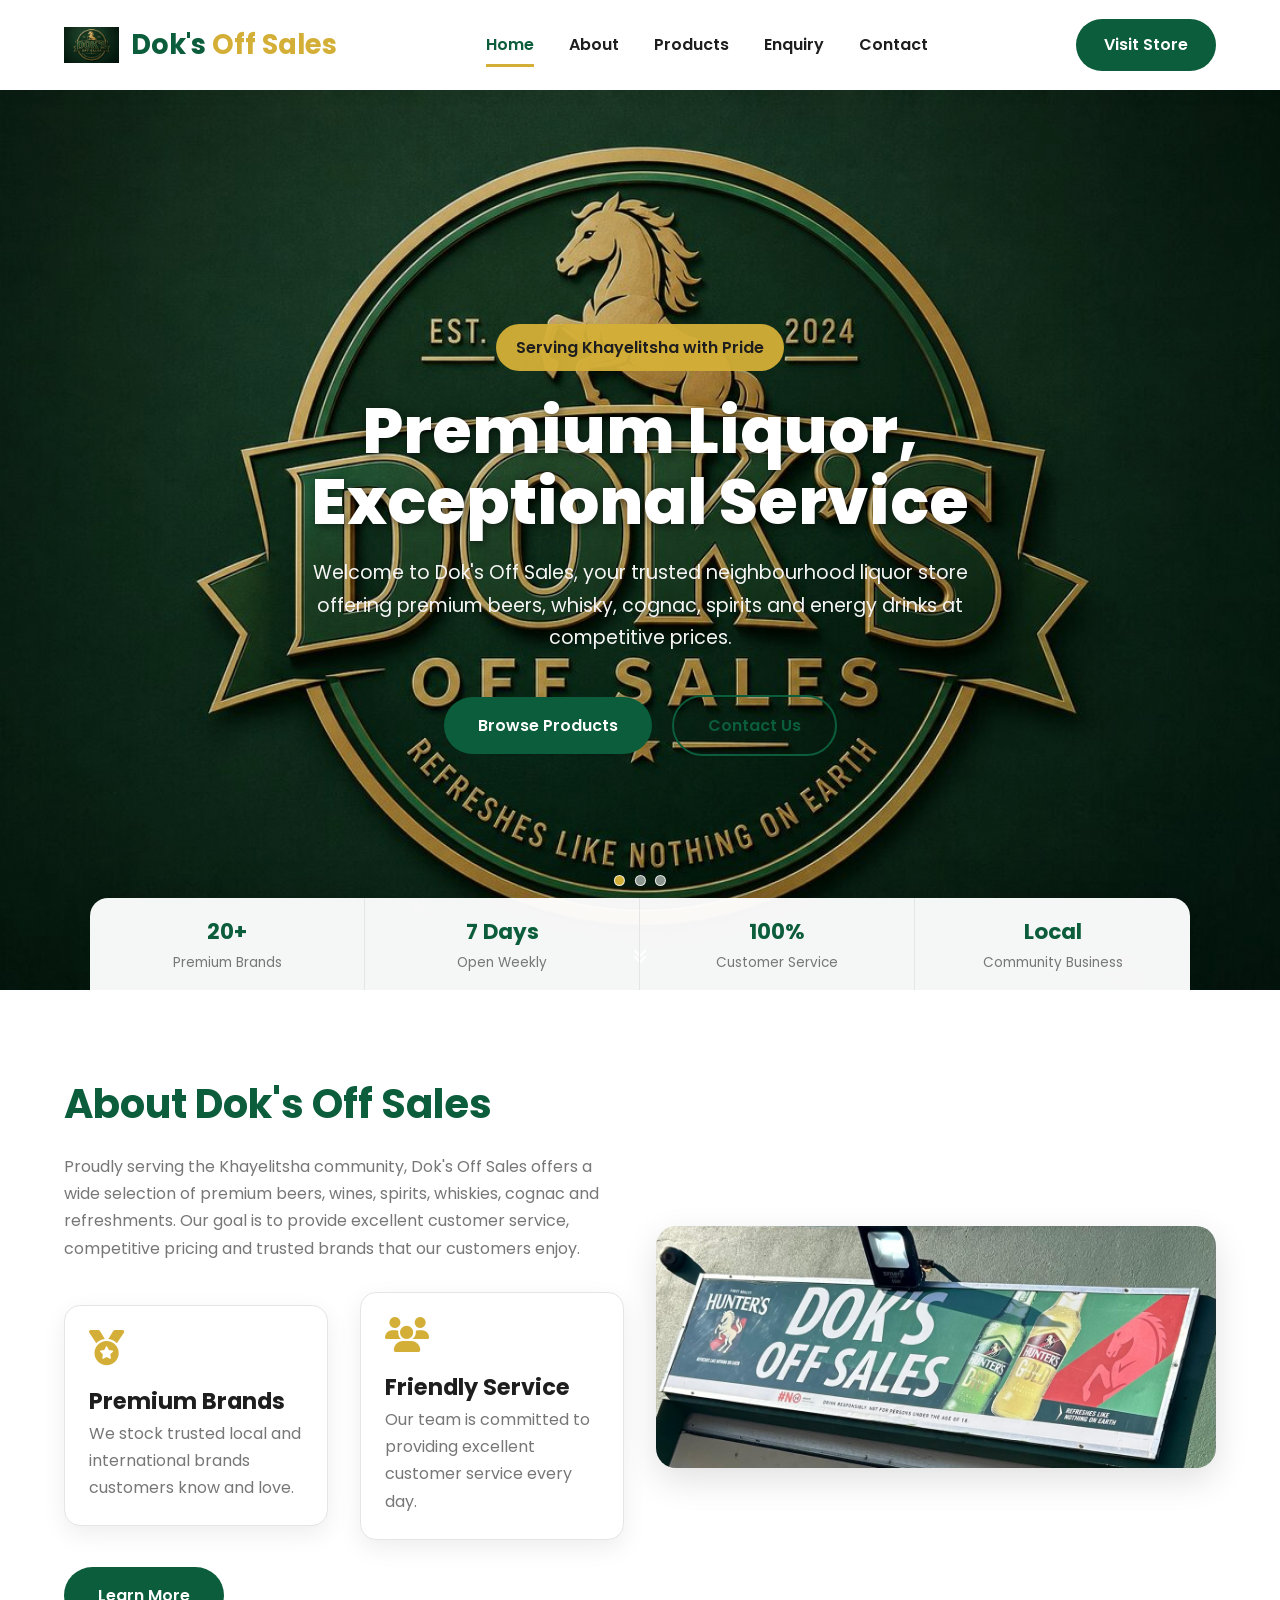
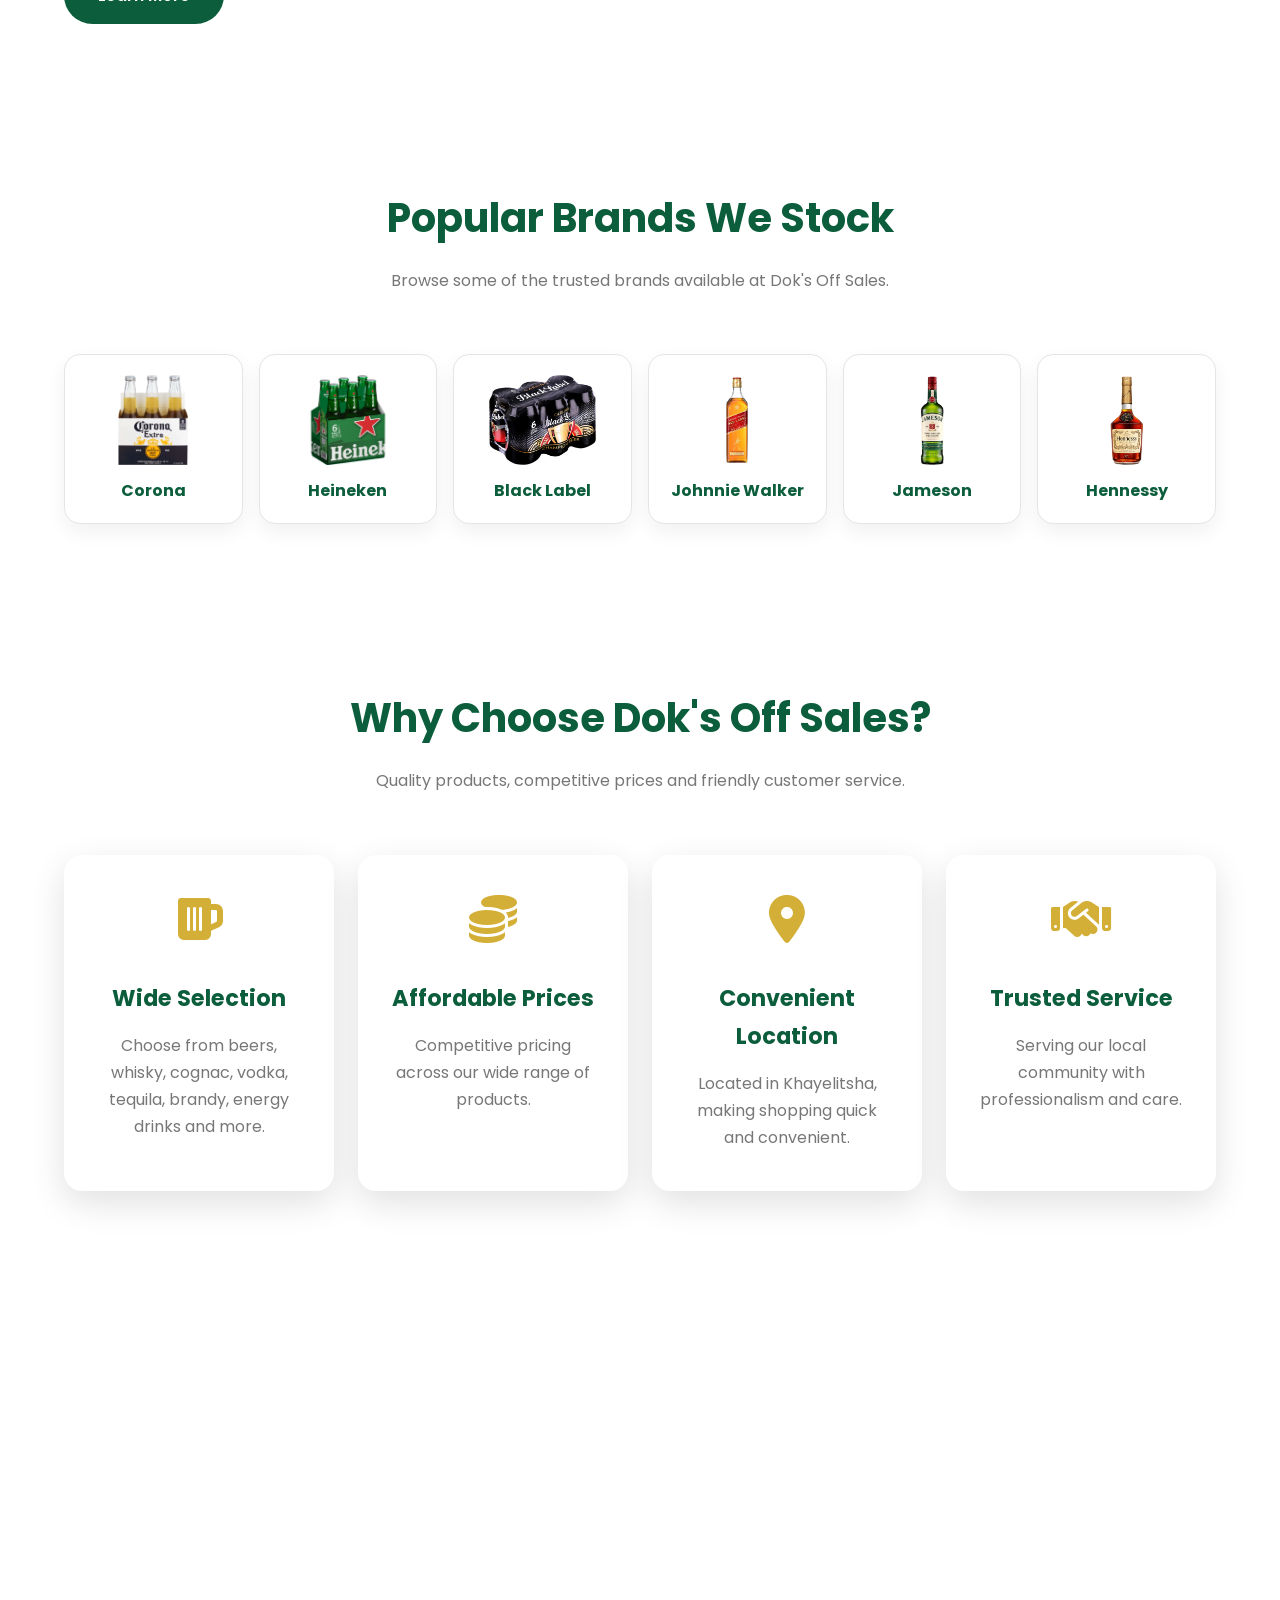
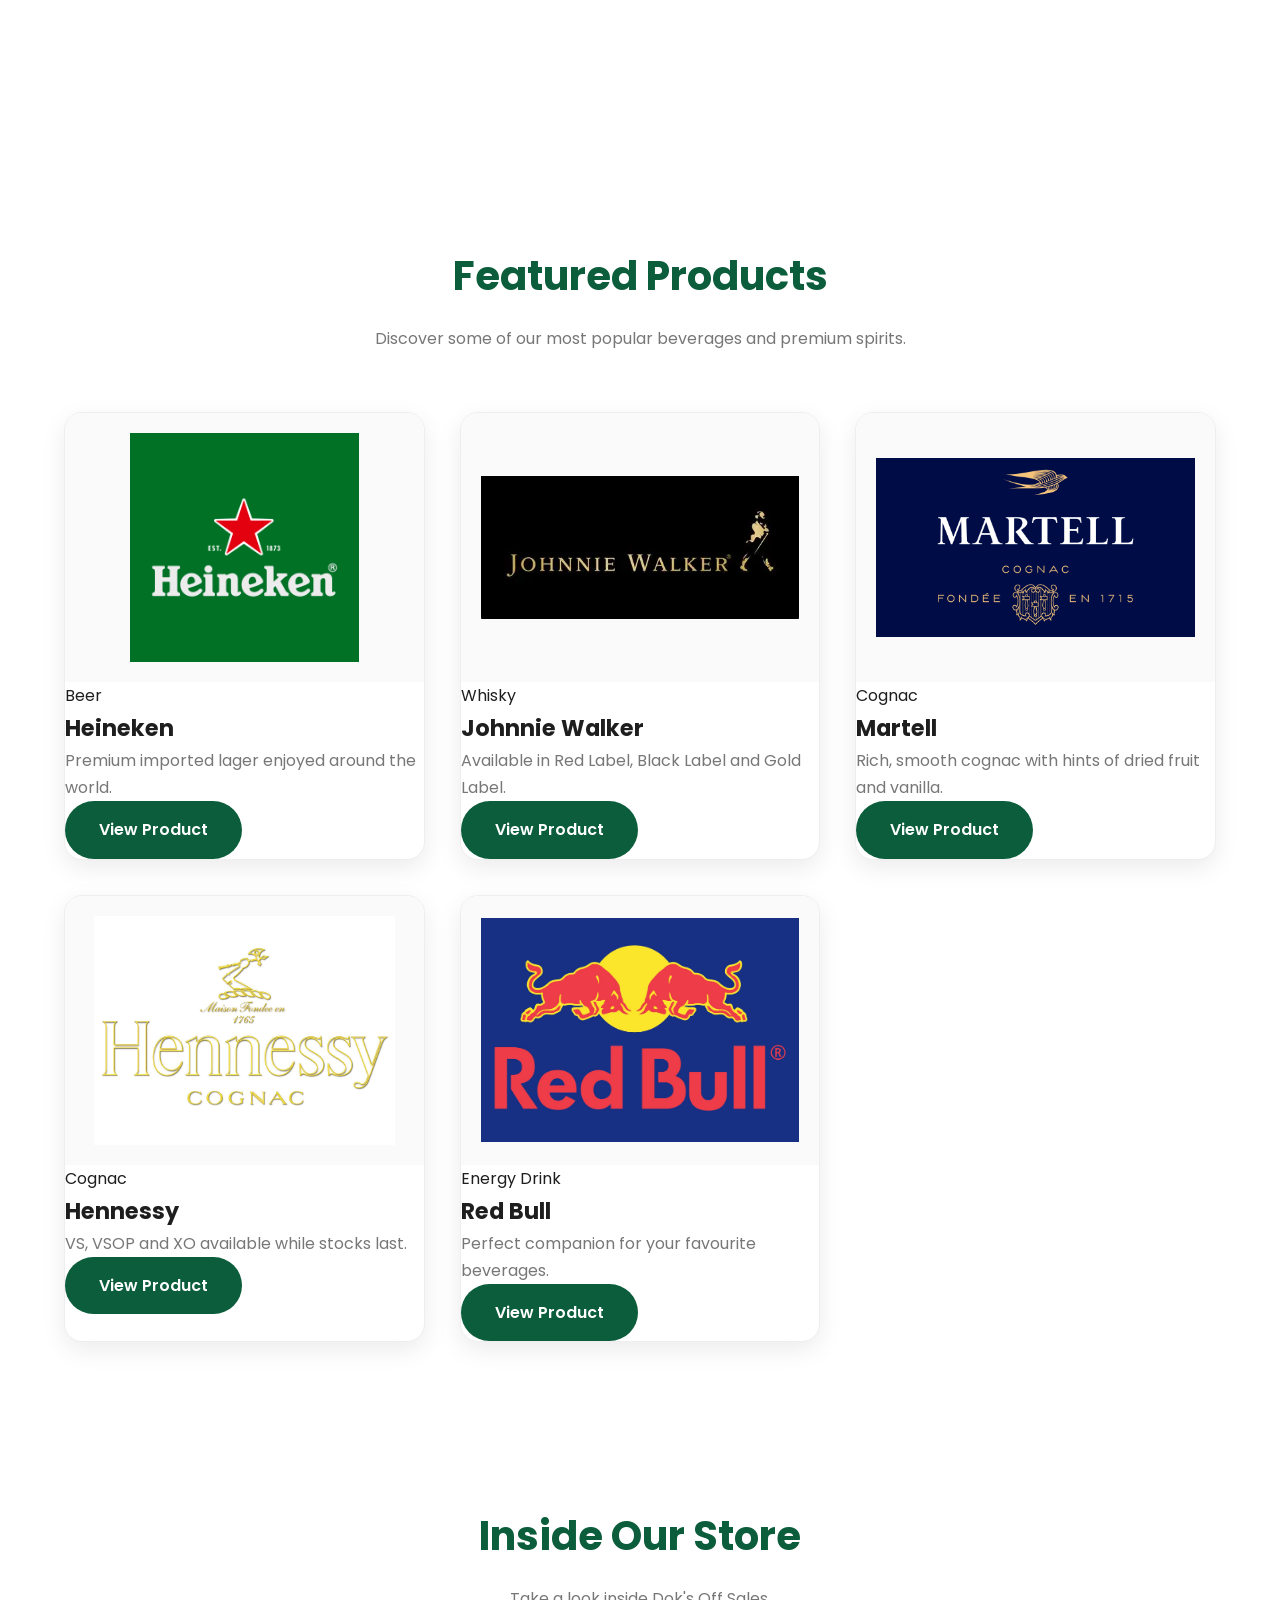
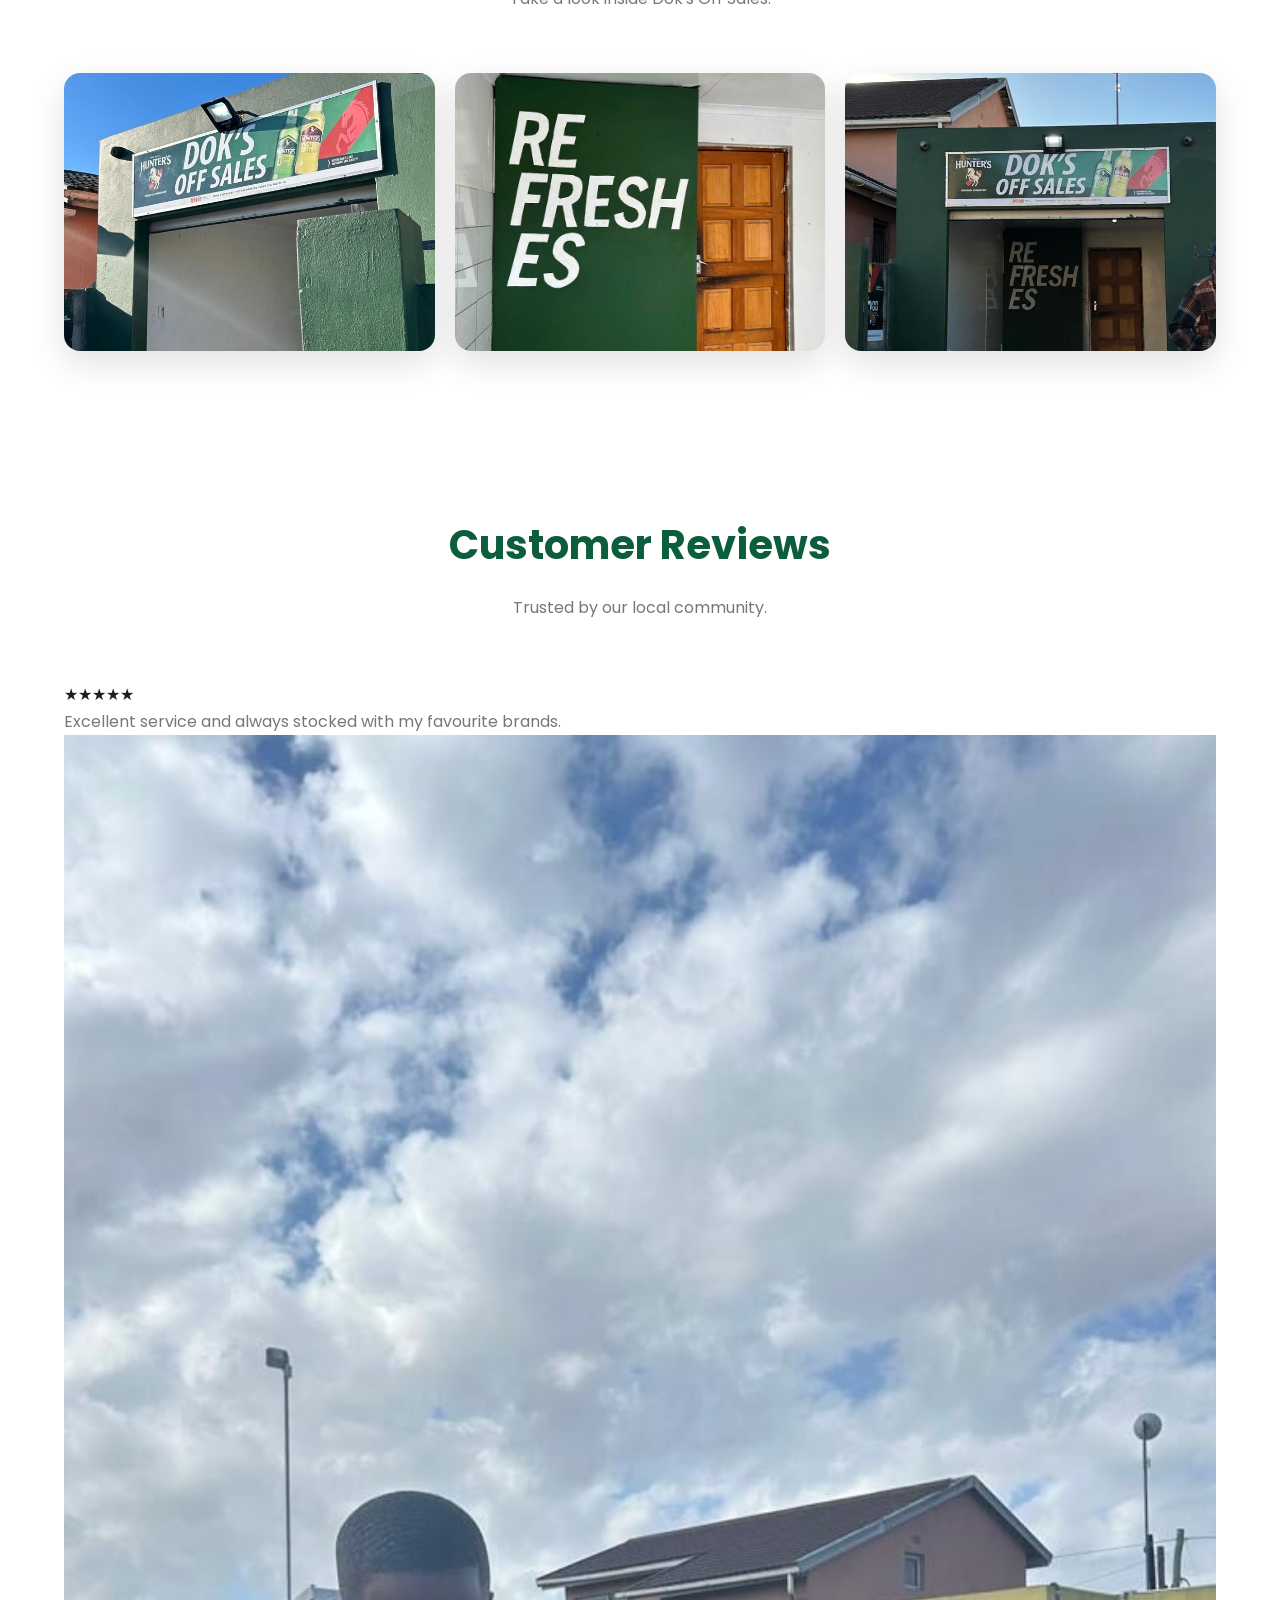
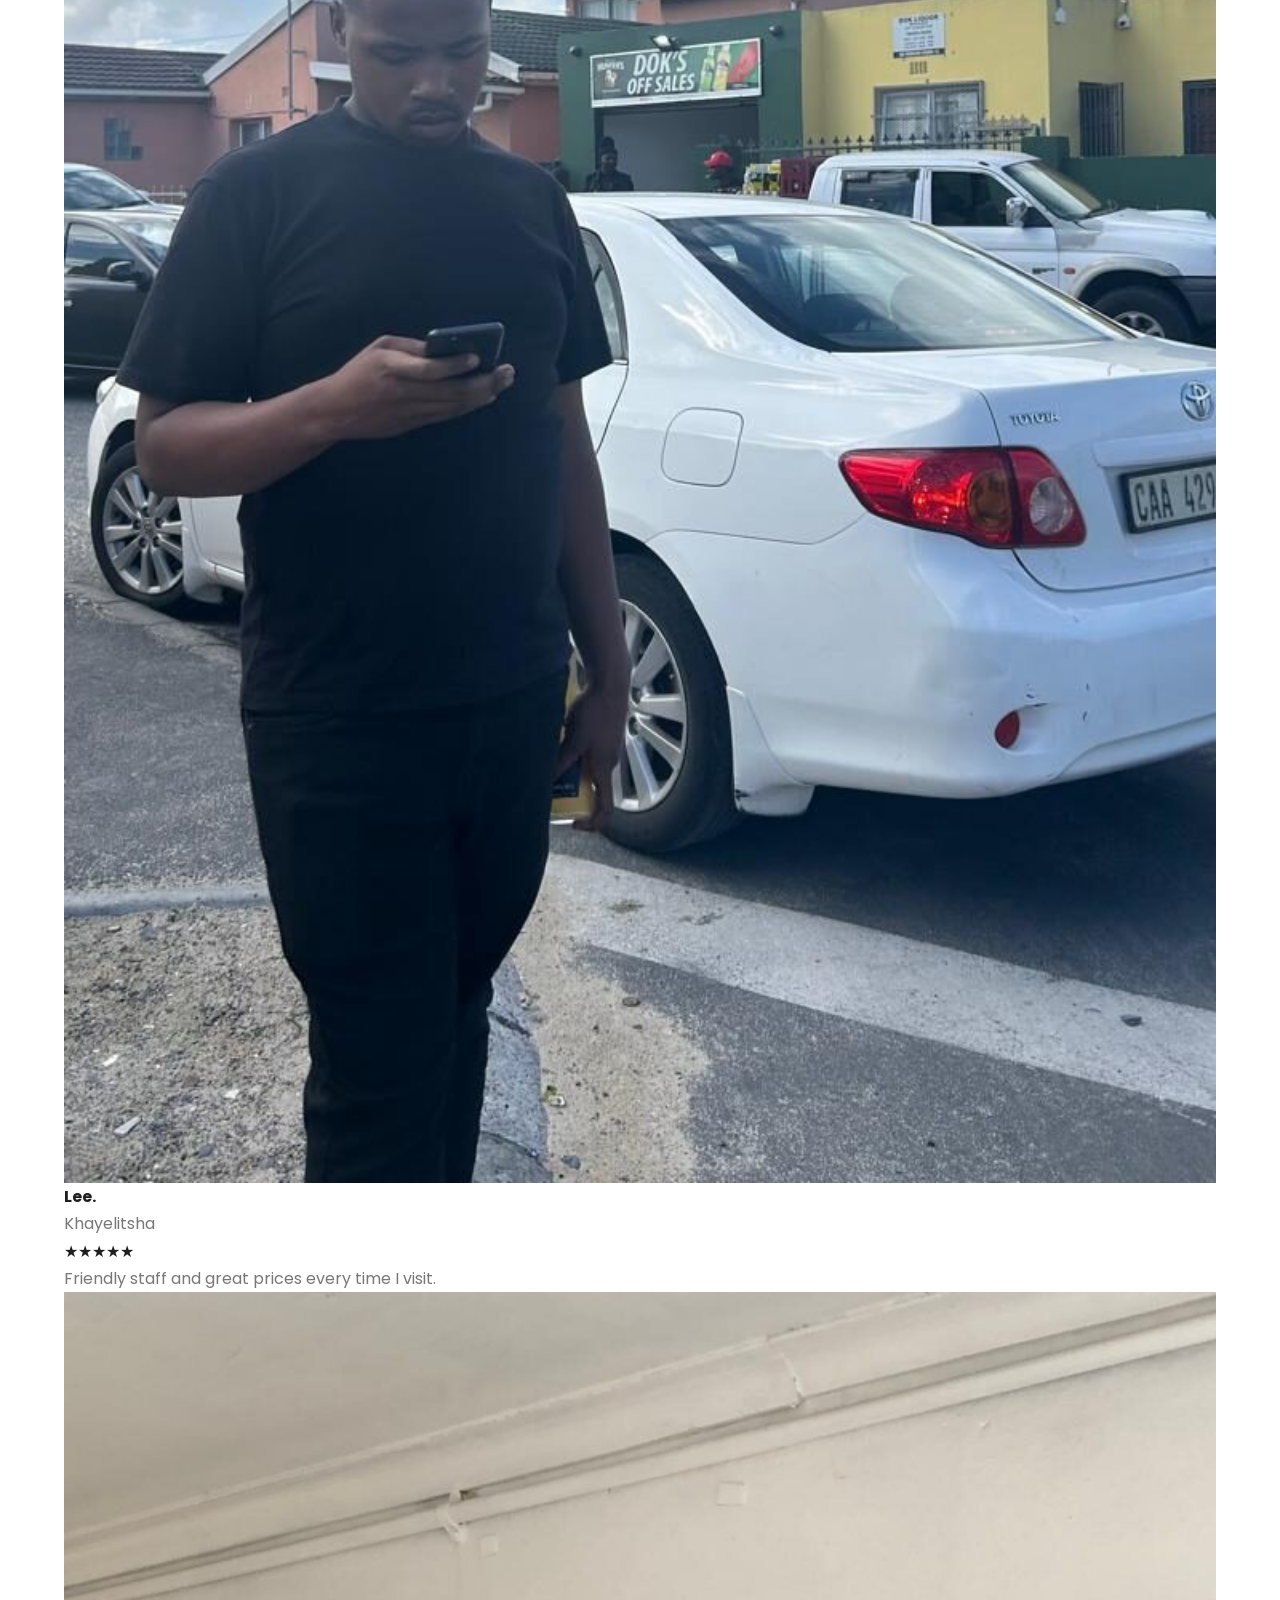
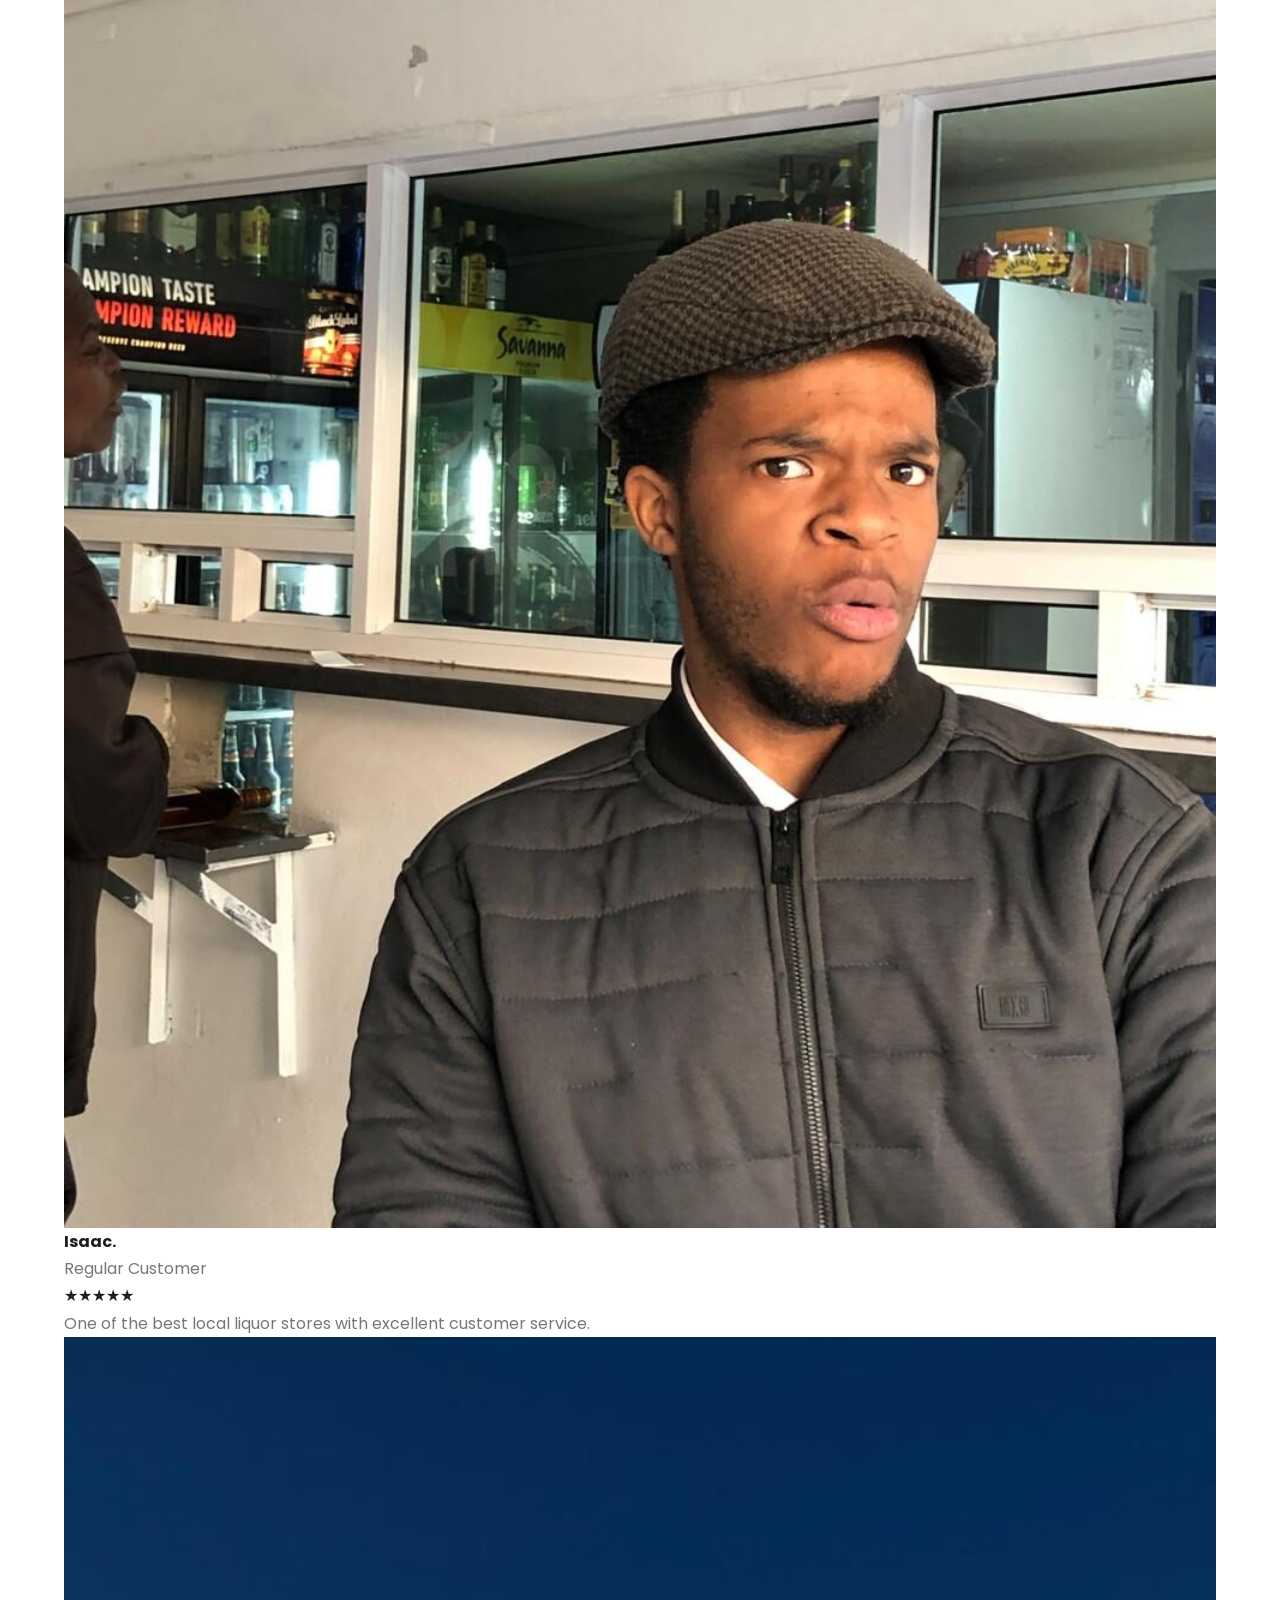
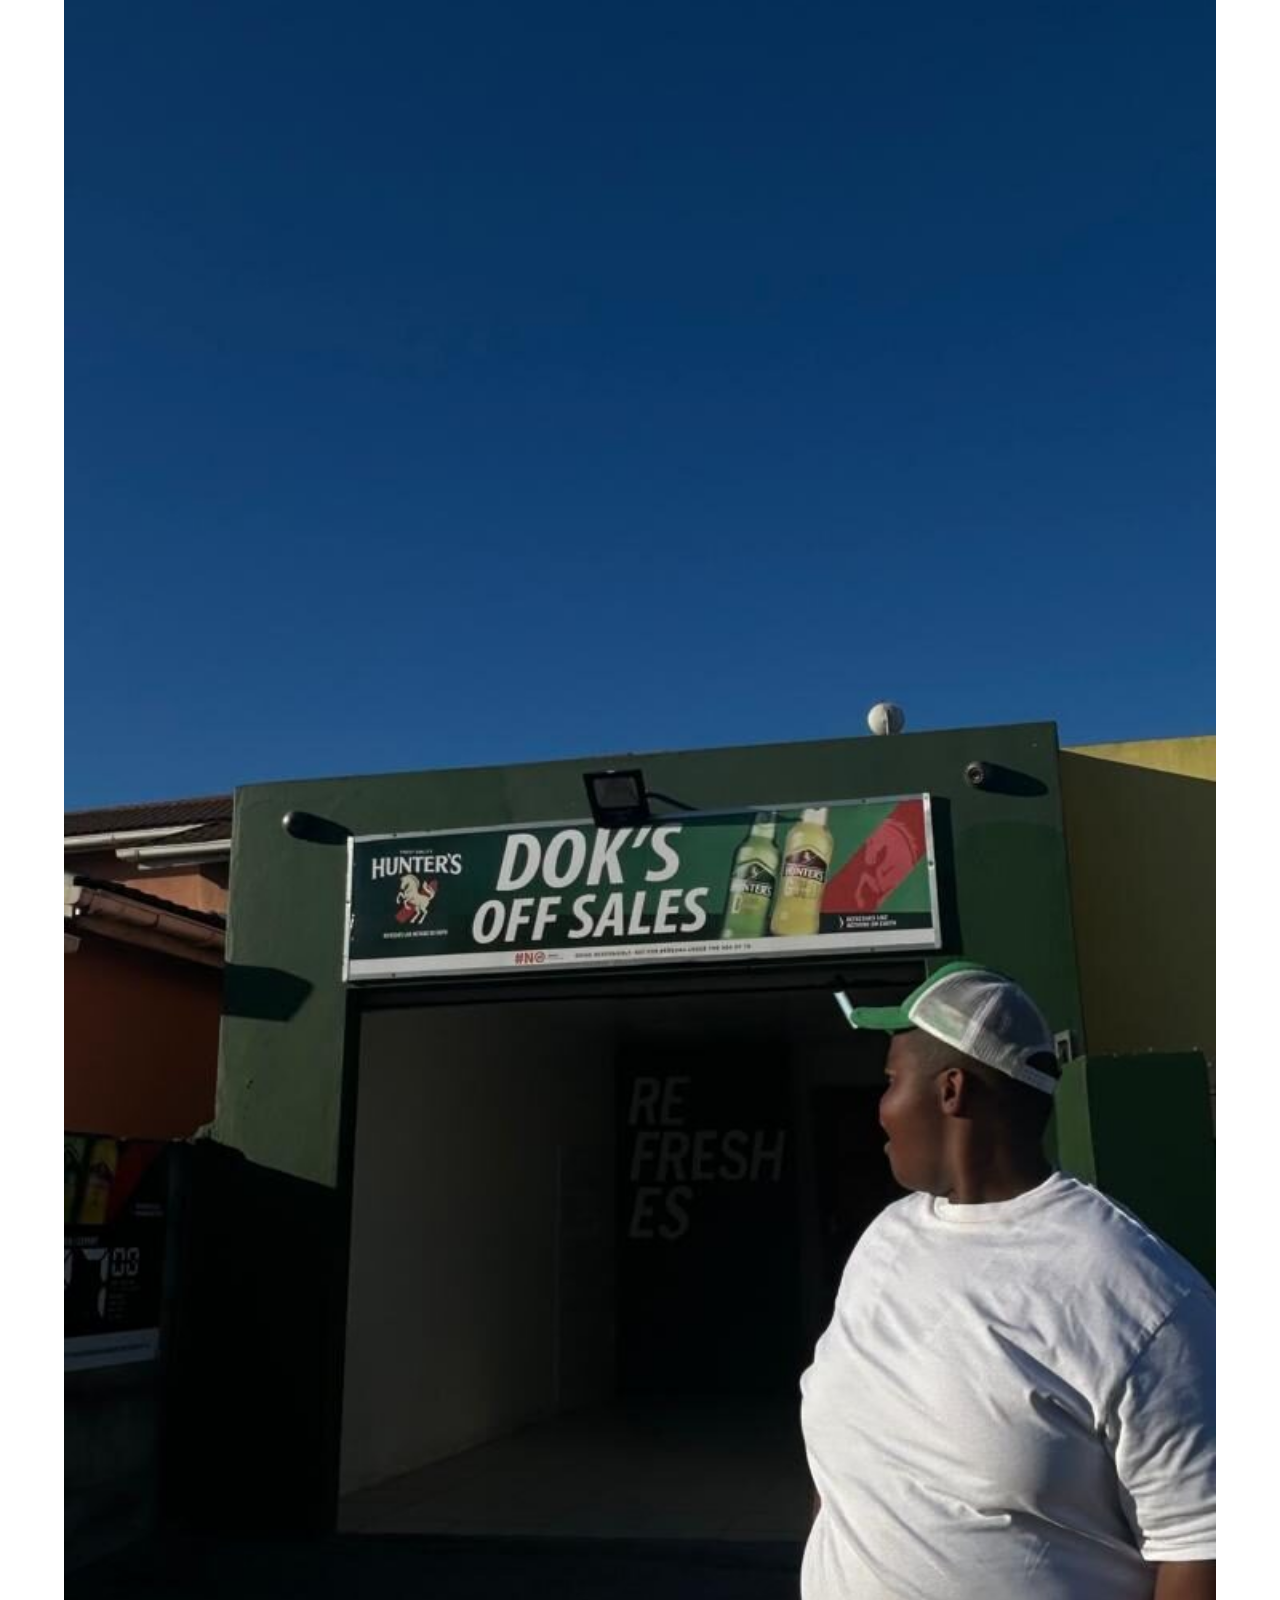
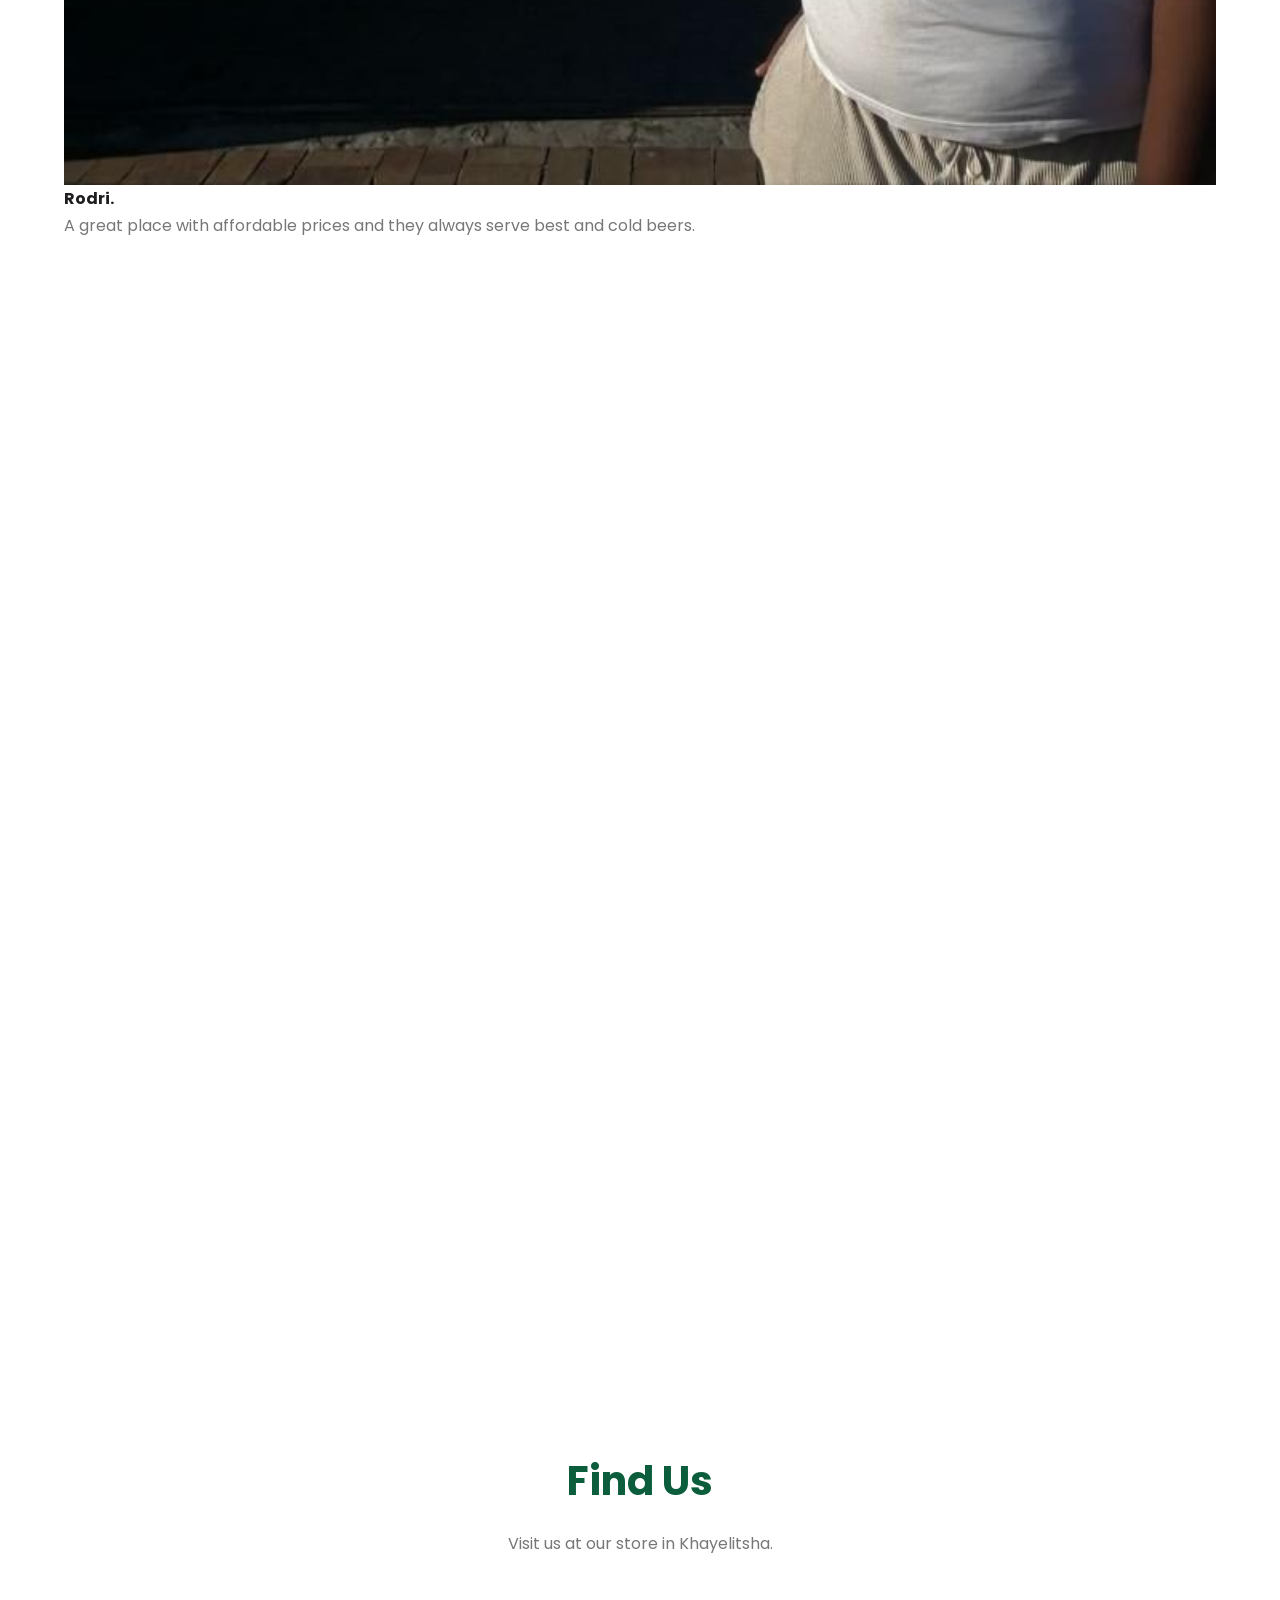
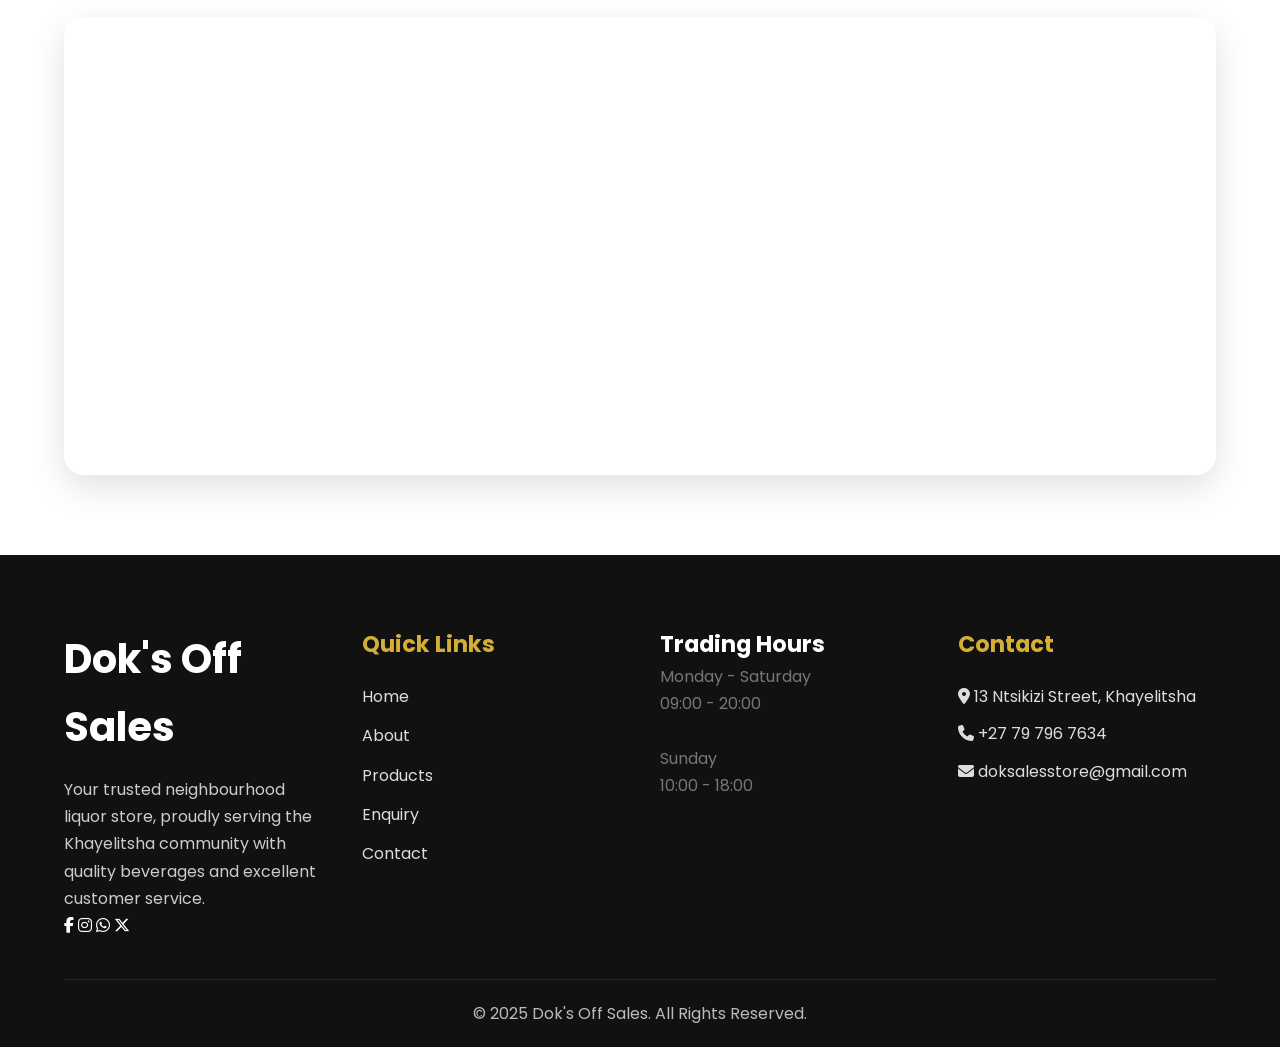
<file: index.html>
<!DOCTYPE html>
<html lang="en">

<head>

    <meta charset="UTF-8">
    <meta name="viewport" content="width=device-width, initial-scale=1.0">

    <title>Dok's Off Sales | Premium Liquor Store</title>

    <meta name="description"
        content="Dok's Off Sales is your trusted liquor store in Khayelitsha offering beers, whisky, cognac, spirits and more.">

    <!-- Google Fonts -->

    <link rel="preconnect" href="https://fonts.googleapis.com">

    <link rel="preconnect" href="https://fonts.gstatic.com" crossorigin>

    <link href="https://fonts.googleapis.com/css2?family=Poppins:wght@300;400;500;600;700;800&display=swap"
        rel="stylesheet">

    <!-- Font Awesome -->

    <link rel="stylesheet"
        href="https://cdnjs.cloudflare.com/ajax/libs/font-awesome/6.6.0/css/all.min.css">

    <!-- CSS -->

    <link rel="stylesheet" href="css/style.css">

    <meta name="keywords" content="Dok's Off Sales, liquor store Khayelitsha, beers, spirits, beverages, Western Cape">
    <meta name="robots" content="index, follow">
    <meta property="og:site_name" content="Dok's Off Sales">
    <meta property="og:title" content="Dok's Off Sales | Premium Liquor Store">
    <meta property="og:description" content="Dok's Off Sales is your trusted liquor store in Khayelitsha offering beers, whisky, cognac, spirits and more.">

</head>

<body>

<a class="skip-link" href="#main-content">Skip to main content</a>

<!-- Loading Screen -->

<div class="loader"></div>

<!-- Scroll Progress -->

<div class="progress-bar"></div>

<!-- ===========================
        HEADER
=========================== -->

<header>

    <div class="container navbar">

        <a href="index.html" class="logo">

            <img src="images/store/dok'slogo.jpg" alt="Dok's Off Sales" loading="lazy" srcset="images/store/responsive/dok'slogo-480.jpg 480w, images/store/responsive/dok'slogo-768.jpg 768w, images/store/responsive/dok'slogo-1200.jpg 1200w" sizes="(max-width: 768px) 100vw, (max-width: 1200px) 90vw, 1200px">

            <h2>Dok's <span>Off Sales</span></h2>

        </a>

        <ul class="nav-links">

            <li><a class="active" href="index.html">Home</a></li>

            <li><a href="about.html">About</a></li>

            <li><a href="products.html">Products</a></li>

            <li><a href="enquiry.html">Enquiry</a></li>

            <li><a href="contact.html">Contact</a></li>

        </ul>

        <a href="contact.html" class="nav-btn">

            Visit Store

        </a>

        <div class="menu-toggle">

            <span></span>

            <span></span>

            <span></span>

        </div>

    </div>

</header>

<!-- ===========================
        HERO
=========================== -->

<main id="main-content">

<section class="hero">

    <div class="hero-slider">

        <div class="slide active">

            <img src="images/store/dok'slogo.jpg" alt="Dok's Store" srcset="images/store/responsive/dok'slogo-480.jpg 480w, images/store/responsive/dok'slogo-768.jpg 768w, images/store/responsive/dok'slogo-1200.jpg 1200w" sizes="(max-width: 768px) 100vw, (max-width: 1200px) 90vw, 1200px">

        </div>

        <div class="slide">

            <img src="images/store/shop2.jpg" alt="Dok's Store" loading="lazy" srcset="images/store/responsive/shop2-480.jpg 480w, images/store/responsive/shop2-768.jpg 768w, images/store/responsive/shop2-1200.jpg 1200w" sizes="(max-width: 768px) 100vw, (max-width: 1200px) 90vw, 1200px">

        </div>

        <div class="slide">

            <img src="images/store/shop3.jpg" alt="Dok's Store" loading="lazy" srcset="images/store/responsive/shop3-480.jpg 480w, images/store/responsive/shop3-768.jpg 768w, images/store/responsive/shop3-1200.jpg 1200w" sizes="(max-width: 768px) 100vw, (max-width: 1200px) 90vw, 1200px">

        </div>

    </div>

    <div class="hero-content">

        <div class="container">

            <div class="hero-badge">

                Serving Khayelitsha with Pride

            </div>

            <h1>

                Premium Liquor, Exceptional Service

            </h1>

            <p>

                Welcome to Dok's Off Sales, your trusted neighbourhood liquor store
                offering premium beers, whisky, cognac, spirits and energy drinks
                at competitive prices.

            </p>

            <div class="hero-buttons">

                <a href="products.html" class="btn btn-primary">

                    Browse Products

                </a>

                <a href="contact.html" class="btn btn-outline">

                    Contact Us

                </a>

            </div>

        </div>

    </div>

    <!-- Slider Dots -->

    <div class="slider-dots">

        <span class="dot active"></span>

        <span class="dot"></span>

        <span class="dot"></span>

    </div>

    <!-- Scroll Indicator -->

    <div class="scroll-down">

        <i class="fa-solid fa-angles-down"></i>

    </div>

    <!-- Hero Stats -->

    <div class="hero-stats">

        <div class="stat-box">

            <h3>20+</h3>

            <p>Premium Brands</p>

        </div>

        <div class="stat-box">

            <h3>7 Days</h3>

            <p>Open Weekly</p>

        </div>

        <div class="stat-box">

            <h3>100%</h3>

            <p>Customer Service</p>

        </div>

        <div class="stat-box">

            <h3>Local</h3>

            <p>Community Business</p>

        </div>

    </div>

</section>

<!-- ==========================================
        ABOUT PREVIEW
=========================================== -->

<section class="about-preview reveal">

    <div class="container grid-2">

        <div>

            <div class="section-title" style="text-align:left; margin-bottom:30px;">

                <h2>About Dok's Off Sales</h2>

                <p>
                    Proudly serving the Khayelitsha community, Dok's Off Sales
                    offers a wide selection of premium beers, wines, spirits,
                    whiskies, cognac and refreshments. Our goal is to provide
                    excellent customer service, competitive pricing and trusted
                    brands that our customers enjoy.
                </p>

            </div>

            <div class="grid-2">

                <div class="card">

                    <i class="fa-solid fa-medal feature-icon"></i>

                    <h3>Premium Brands</h3>

                    <p>

                        We stock trusted local and international brands
                        customers know and love.

                    </p>

                </div>

                <div class="card">

                    <i class="fa-solid fa-users feature-icon"></i>

                    <h3>Friendly Service</h3>

                    <p>

                        Our team is committed to providing excellent customer
                        service every day.

                    </p>

                </div>

            </div>

            <br>

            <a href="about.html" class="btn btn-primary">

                Learn More

            </a>

        </div>

        <div>

            <img src="images/store/head1.png"
                 alt="Dok's Off Sales"
                 style="border-radius:20px; box-shadow:var(--shadow);" loading="lazy" srcset="images/store/responsive/head1-480.png 480w, images/store/responsive/head1-768.png 768w, images/store/responsive/head1-1200.png 1200w" sizes="(max-width: 768px) 100vw, (max-width: 1200px) 90vw, 1200px">

        </div>

    </div>

</section>

<!-- ==========================================
        FEATURED BRANDS
=========================================== -->

<section class="brands reveal">

    <div class="container">

        <div class="section-title">

            <h2>Popular Brands We Stock</h2>

            <p>

                Browse some of the trusted brands available at
                Dok's Off Sales.

            </p>

        </div>

        <div class="brand-slider">

            <div class="brand-item">

                <img src="images/products/corona.png" alt="Corona" loading="lazy">

                <h4>Corona</h4>

            </div>

            <div class="brand-item">

                <img src="images/products/heineken.png" alt="Heineken" loading="lazy">

                <h4>Heineken</h4>

            </div>

            <div class="brand-item">

                <img src="images/products/blacklabel.jpg" alt="Black Label" loading="lazy">

                <h4>Black Label</h4>

            </div>

            <div class="brand-item">

                <img src="images/products/JohnnieWalkerRedLabelBlendedScotchWhisky.png" alt="Johnnie Walker" loading="lazy">

                <h4>Johnnie Walker</h4>

            </div>

            <div class="brand-item">

                <img src="images/products/JamesonOriginalIrishWhiskey.png" alt="Jameson" loading="lazy">

                <h4>Jameson</h4>

            </div>

            <div class="brand-item">

                <img src="images/products/hennessy.png" alt="Hennessy" loading="lazy">

                <h4>Hennessy</h4>

            </div>

        </div>

    </div>

</section>

<!-- ==========================================
        WHY CHOOSE US
=========================================== -->

<section class="features reveal">

<div class="container">

<div class="section-title">

<h2>Why Choose Dok's Off Sales?</h2>

<p>

Quality products, competitive prices and friendly customer service.

</p>

</div>

<div class="feature-grid">

<div class="feature-card">

<div class="feature-icon">

<i class="fa-solid fa-beer-mug-empty"></i>

</div>

<h3>Wide Selection</h3>

<p>

Choose from beers, whisky, cognac,
vodka, tequila, brandy,
energy drinks and more.

</p>

</div>

<div class="feature-card">

<div class="feature-icon">

<i class="fa-solid fa-coins"></i>

</div>

<h3>Affordable Prices</h3>

<p>

Competitive pricing across our
wide range of products.

</p>

</div>

<div class="feature-card">

<div class="feature-icon">

<i class="fa-solid fa-location-dot"></i>

</div>

<h3>Convenient Location</h3>

<p>

Located in Khayelitsha,
making shopping quick
and convenient.

</p>

</div>

<div class="feature-card">

<div class="feature-icon">

<i class="fa-solid fa-handshake"></i>

</div>

<h3>Trusted Service</h3>

<p>

Serving our local community
with professionalism and care.

</p>

</div>

</div>

</div>

</section>

<!-- ==========================================
        STORE HIGHLIGHTS
=========================================== -->

<section class="reveal">

<div class="container">

<div class="section-title">

<h2>Store Highlights</h2>

<p>

Everything you need for every celebration.

</p>

</div>

<div class="grid-4">

<div class="card text-center">

<h2 class="text-primary">

20+

</h2>

<h4>Premium Brands</h4>

</div>

<div class="card text-center">

<h2 class="text-primary">

7

</h2>

<h4>Days Open</h4>

</div>

<div class="card text-center">

<h2 class="text-primary">

100%

</h2>

<h4>Customer Focused</h4>

</div>

<div class="card text-center">

<h2 class="text-primary">

2025

</h2>

<h4>Serving Our Community</h4>

</div>

</div>

</div>

</section>

<!-- ==========================================
        FEATURED PRODUCTS
=========================================== -->

<section class="products reveal">

    <div class="container">

        <div class="section-title">

            <h2>Featured Products</h2>

            <p>
                Discover some of our most popular beverages and premium spirits.
            </p>

        </div>

        <div class="product-grid">

            <div class="product-card">

                <div class="product-image">

                    <img src="images/brands/heineken-logo.png" alt="Heineken" loading="lazy">

                </div>

                <div class="product-content">

                    <span class="badge">Beer</span>

                    <h3>Heineken</h3>

                    <p>
                        Premium imported lager enjoyed around the world.
                    </p>

                    <a href="products.html" class="btn btn-primary">
                        View Product
                    </a>

                </div>

            </div>
            <div class="product-card">

                <div class="product-image">

                    <img src="images/brands/johnnie-walker-logo.png" alt="Johnnie Walker" loading="lazy">

                </div>

                <div class="product-content">

                    <span class="badge">Whisky</span>

                    <h3>Johnnie Walker</h3>

                    <p>
                        Available in Red Label, Black Label and Gold Label.
                    </p>

                    <a href="products.html" class="btn btn-primary">
                        View Product
                    </a>

                </div>

            </div>

            <div class="product-card">

                <div class="product-image">

                    <img src="images/brands/Martell-logo.png" alt="Martell" loading="lazy">

                </div>

                <div class="product-content">

                    <span class="badge">Cognac</span>

                    <h3>Martell</h3>

                    <p>
                        Rich, smooth cognac with hints of dried fruit and vanilla.
                    </p>

                    <a href="products.html" class="btn btn-primary">
                        View Product
                    </a>

                </div>

            </div>

            <div class="product-card">

                <div class="product-image">

                    <img src="images/brands/hennessy-logo.png" alt="Hennessy" loading="lazy">

                </div>

                <div class="product-content">

                    <span class="badge">Cognac</span>

                    <h3>Hennessy</h3>

                    <p>
                        VS, VSOP and XO available while stocks last.
                    </p>

                    <a href="products.html" class="btn btn-primary">
                        View Product
                    </a>

                </div>

            </div>

            <div class="product-card">

                <div class="product-image">

                    <img src="images/brands/red-bull.png" alt="Red Bull" loading="lazy">

                </div>

                <div class="product-content">

                    <span class="badge">Energy Drink</span>

                    <h3>Red Bull</h3>

                    <p>
                        Perfect companion for your favourite beverages.
                    </p>

                    <a href="products.html" class="btn btn-primary">
                        View Product
                    </a>

                </div>

            </div>

        </div>

    </div>

</section>

<!-- ==========================================
        STORE GALLERY
=========================================== -->

<section class="gallery reveal">

    <div class="container">

        <div class="section-title">

            <h2>Inside Our Store</h2>

            <p>

                Take a look inside Dok's Off Sales.

            </p>

        </div>

        <div class="gallery-grid">

            <div class="gallery-item">

                <img src="images/store/shop1.jpg" alt="Store" loading="lazy" srcset="images/store/responsive/shop1-480.jpg 480w, images/store/responsive/shop1-768.jpg 768w, images/store/responsive/shop1-1200.jpg 1200w" sizes="(max-width: 768px) 100vw, (max-width: 1200px) 90vw, 1200px">

            </div>

            <div class="gallery-item">

                <img src="images/store/refreshments1.jpg" alt="Store" loading="lazy" srcset="images/store/responsive/refreshments1-480.jpg 480w, images/store/responsive/refreshments1-768.jpg 768w, images/store/responsive/refreshments1-1200.jpg 1200w" sizes="(max-width: 768px) 100vw, (max-width: 1200px) 90vw, 1200px">

            </div>

            <div class="gallery-item">

                <img src="images/store/shop3.jpg" alt="Store" loading="lazy" srcset="images/store/responsive/shop3-480.jpg 480w, images/store/responsive/shop3-768.jpg 768w, images/store/responsive/shop3-1200.jpg 1200w" sizes="(max-width: 768px) 100vw, (max-width: 1200px) 90vw, 1200px">

            </div>

        </div>

    </div>

</section>

<!-- ==========================================
        TESTIMONIALS
=========================================== -->

<section class="testimonials reveal">

<div class="container">

<div class="section-title">

<h2>Customer Reviews</h2>

<p>

Trusted by our local community.

</p>

</div>

<div class="testimonial-grid">

<div class="testimonial">

<div class="stars">

★★★★★

</div>

<p>

Excellent service and always stocked with
my favourite brands.

</p>

<div class="customer">

<img src="images/store/Lee.jpg" alt="Customer" loading="lazy" srcset="images/store/responsive/Lee-480.jpg 480w, images/store/responsive/Lee-768.jpg 768w, images/store/responsive/Lee-1200.jpg 1200w" sizes="(max-width: 768px) 100vw, (max-width: 1200px) 90vw, 1200px">

<div>

<h4>Lee.</h4>

<p>Khayelitsha</p>

</div>

</div>

</div>

<div class="testimonial">

<div class="stars">

★★★★★

</div>

<p>

Friendly staff and great prices every time
I visit.

</p>

<div class="customer">

<img src="images/store/Isaac.jpg" alt="Customer" loading="lazy" srcset="images/store/responsive/Isaac-480.jpg 480w, images/store/responsive/Isaac-768.jpg 768w, images/store/responsive/Isaac-1200.jpg 1200w" sizes="(max-width: 768px) 100vw, (max-width: 1200px) 90vw, 1200px">

<div>

<h4>Isaac.</h4>

<p>Regular Customer</p>

</div>

</div>

</div>

<div class="testimonial">

<div class="stars">

★★★★★

</div>

<p>

One of the best local liquor stores with
excellent customer service.

</p>

<div class="customer">

<img src="images/store/Rodri.jpg" alt="Customer" loading="lazy" srcset="images/store/responsive/Rodri-480.jpg 480w, images/store/responsive/Rodri-768.jpg 768w, images/store/responsive/Rodri-1200.jpg 1200w" sizes="(max-width: 768px) 100vw, (max-width: 1200px) 90vw, 1200px">

<div>

<h4>Rodri.</h4>

<p>A great place with affordable prices and they always serve best and cold beers.</p>

</div>

</div>

</div>

</div>

</div>

</section>

<!-- ==========================================
        LOCATION PREVIEW
=========================================== -->

<section class="contact reveal">

<div class="container">

<div class="section-title">

<h2>Visit Our Store</h2>

<p>

We look forward to welcoming you.

</p>

</div>

<div class="contact-grid">

<div class="contact-card">

<div class="contact-icon">

<i class="fas fa-location-dot"></i>

</div>

<h3>Address</h3>

<p>

13 Ntsikizi Street<br>

Khayelitsha<br>

Western Cape 7784

</p>

</div>

<div class="contact-card">

<div class="contact-icon">

<i class="fas fa-clock"></i>

</div>

<h3>Trading Hours</h3>

<p>

Mon - Sat<br>

09:00 - 20:00

</p>

<p>

Sunday<br>

10:00 - 18:00

</p>

</div>

<div class="contact-card">

<div class="contact-icon">

<i class="fas fa-phone"></i>

</div>

<h3>Call Us</h3>

<p>

+27 79 796 7634

</p>

<p>

doksalesstore@gmail.com

</p>

</div>

</div>

</div>

</section>

<!-- ==========================================
        CALL TO ACTION
=========================================== -->

<section class="cta reveal">

    <div class="container">

        <h2>Visit Dok's Off Sales Today!</h2>

        <p>
            Whether you're looking for premium whisky, refreshing beer,
            quality cognac or spirits for your next celebration,
            we've got you covered.
        </p>

        <a href="products.html" class="btn btn-primary">

            Browse Products

        </a>

        <a href="contact.html" class="btn btn-outline">

            Contact Us

        </a>

    </div>

</section>

<!-- ==========================================
        GOOGLE MAP
=========================================== -->

<section class="contact">

<div class="container">

<div class="section-title">

<h2>Find Us</h2>

<p>

Visit us at our store in Khayelitsha.

</p>

</div>

<div class="map">

<iframe
src="https://maps.google.com/maps?q=13%20Ntsikizi%20Street%20Khayelitsha&t=&z=15&ie=UTF8&iwloc=&output=embed"
loading="lazy"
allowfullscreen>
</iframe>

</div>

</div>

</section>

<!-- ==========================================
        FOOTER
=========================================== -->

</main>

<footer>

<div class="container footer-grid">

<div class="footer-logo">

<h2>Dok's Off Sales</h2>

<p>

Your trusted neighbourhood liquor store,
proudly serving the Khayelitsha community with
quality beverages and excellent customer service.

</p>

<div class="social-links">

<a href="#"><i class="fab fa-facebook-f"></i></a>

<a href="#"><i class="fab fa-instagram"></i></a>

<a href="#"><i class="fab fa-whatsapp"></i></a>

<a href="#"><i class="fab fa-x-twitter"></i></a>

</div>

</div>

<div class="footer-links">

<h3>Quick Links</h3>

<ul>

<li><a href="index.html">Home</a></li>

<li><a href="about.html">About</a></li>

<li><a href="products.html">Products</a></li>

<li><a href="enquiry.html">Enquiry</a></li>

<li><a href="contact.html">Contact</a></li>

</ul>

</div>

<div class="footer-hours">

<h3>Trading Hours</h3>

<p>Monday - Saturday</p>

<p>09:00 - 20:00</p>

<br>

<p>Sunday</p>

<p>10:00 - 18:00</p>

</div>

<div class="footer-contact">

<h3>Contact</h3>

<p><i class="fas fa-location-dot"></i> 13 Ntsikizi Street, Khayelitsha</p>

<p><i class="fas fa-phone"></i> +27 79 796 7634</p>

<p><i class="fas fa-envelope"></i> doksalesstore@gmail.com</p>

</div>

</div>

<div class="container footer-bottom">

<p>

© 2025 Dok's Off Sales. All Rights Reserved.

</p>

</div>

</footer>

<!-- ==========================================
        BACK TO TOP
=========================================== -->

<button id="backToTop">

<i class="fas fa-arrow-up"></i>

</button>

<!-- ==========================================
        JAVASCRIPT
=========================================== -->

<script src="js/script.js"></script>

</body>

</html>
</file>
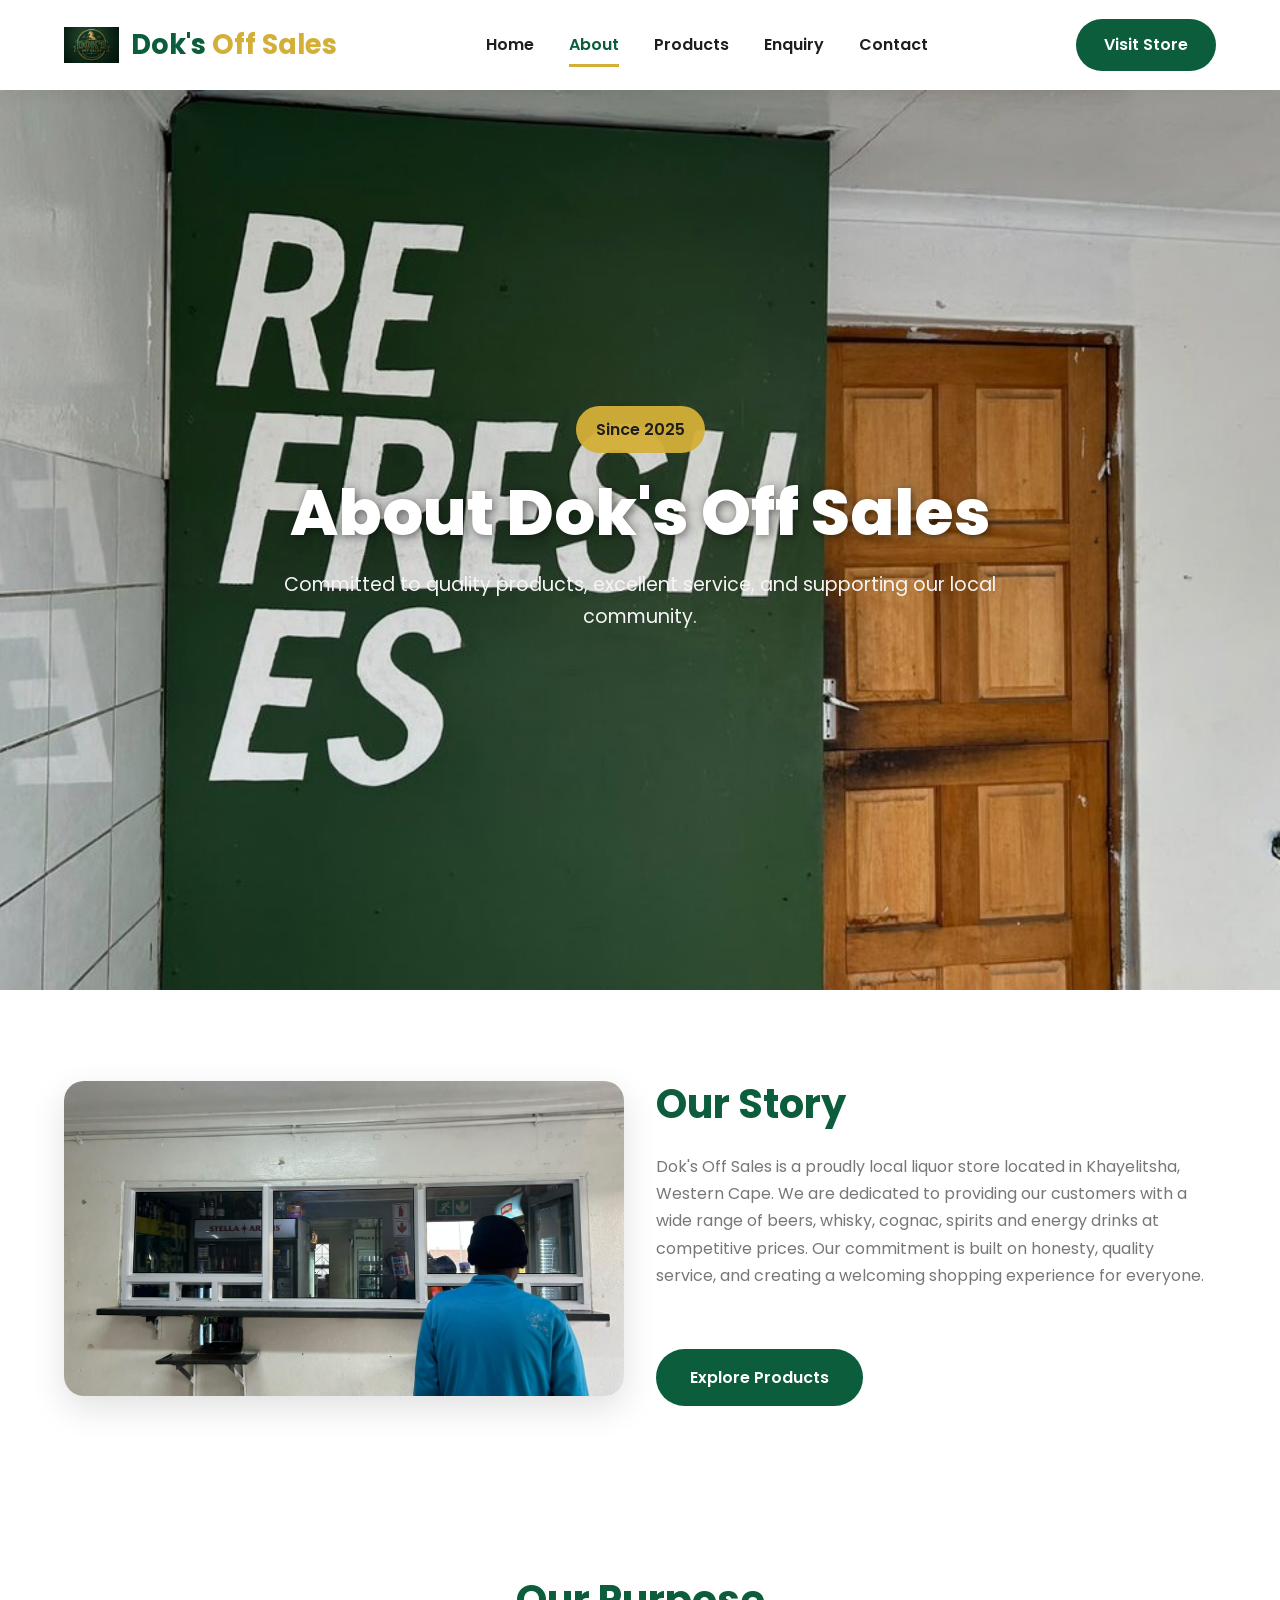
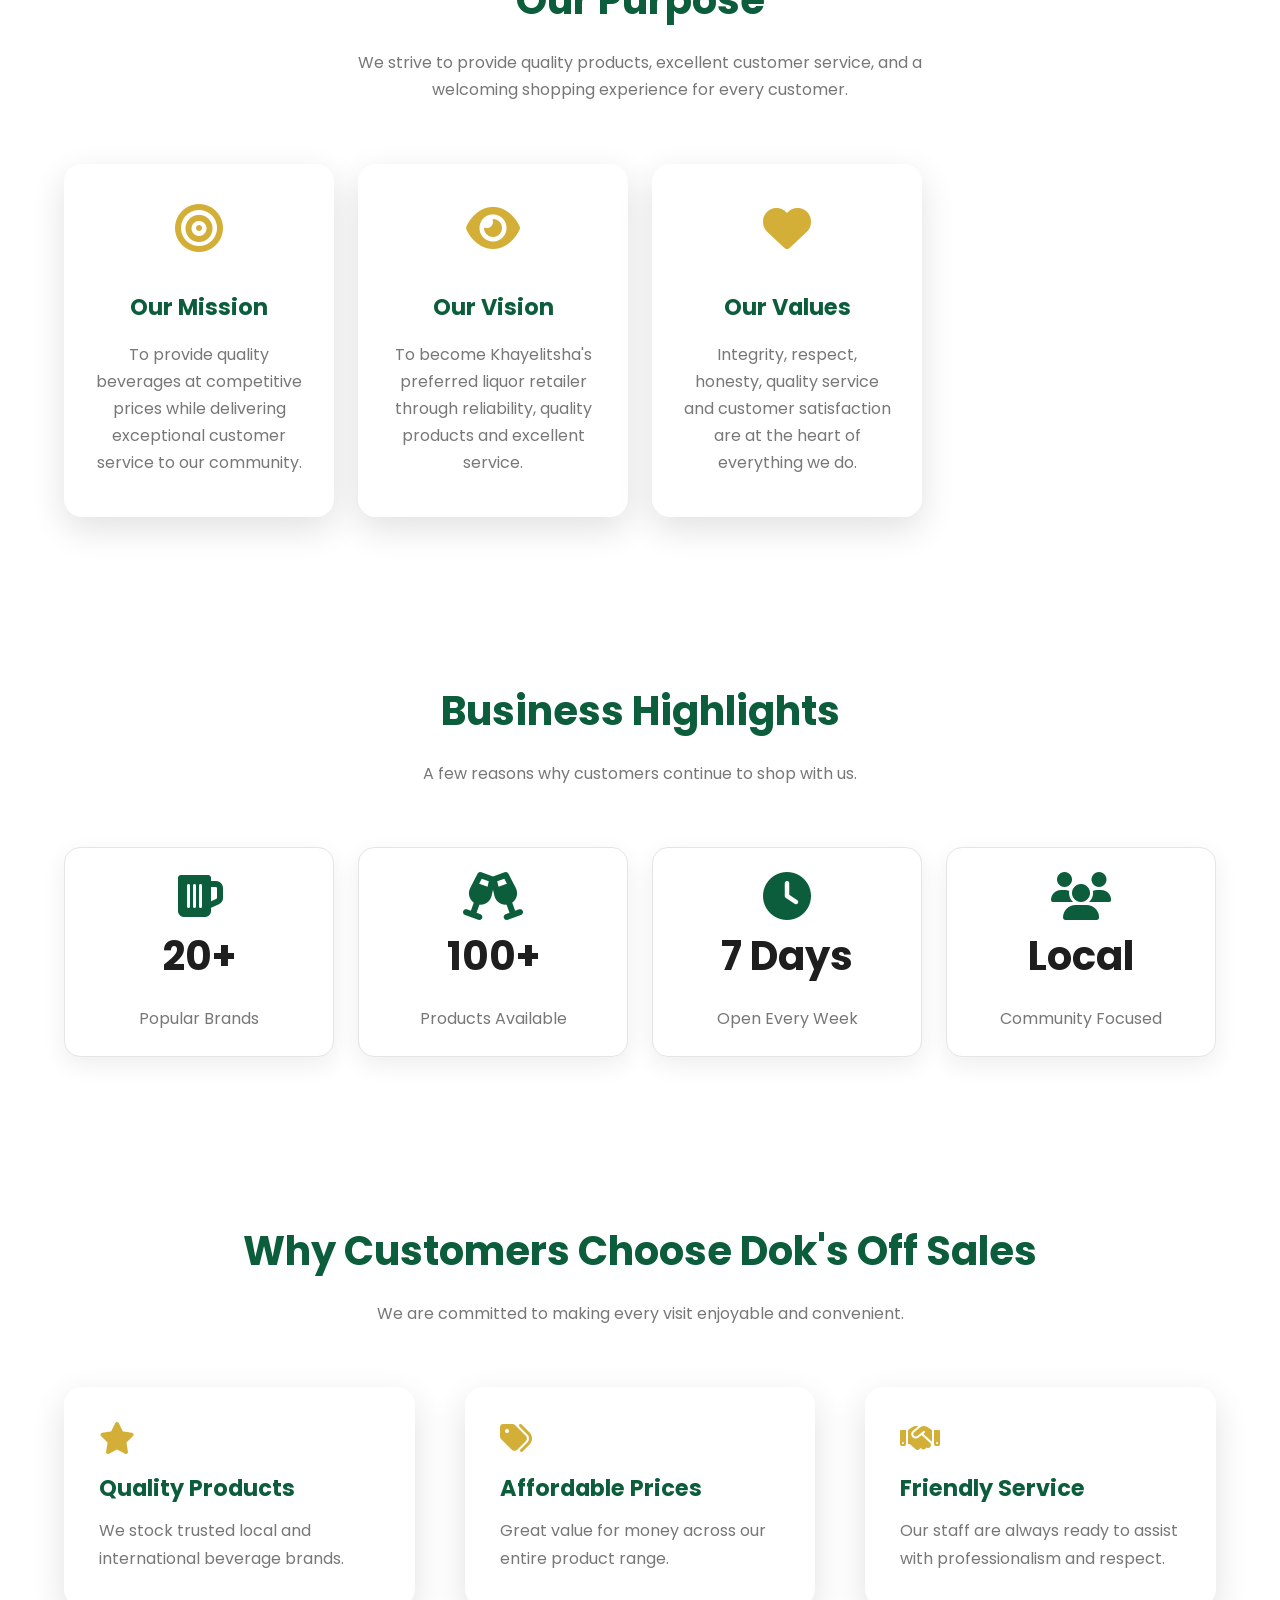
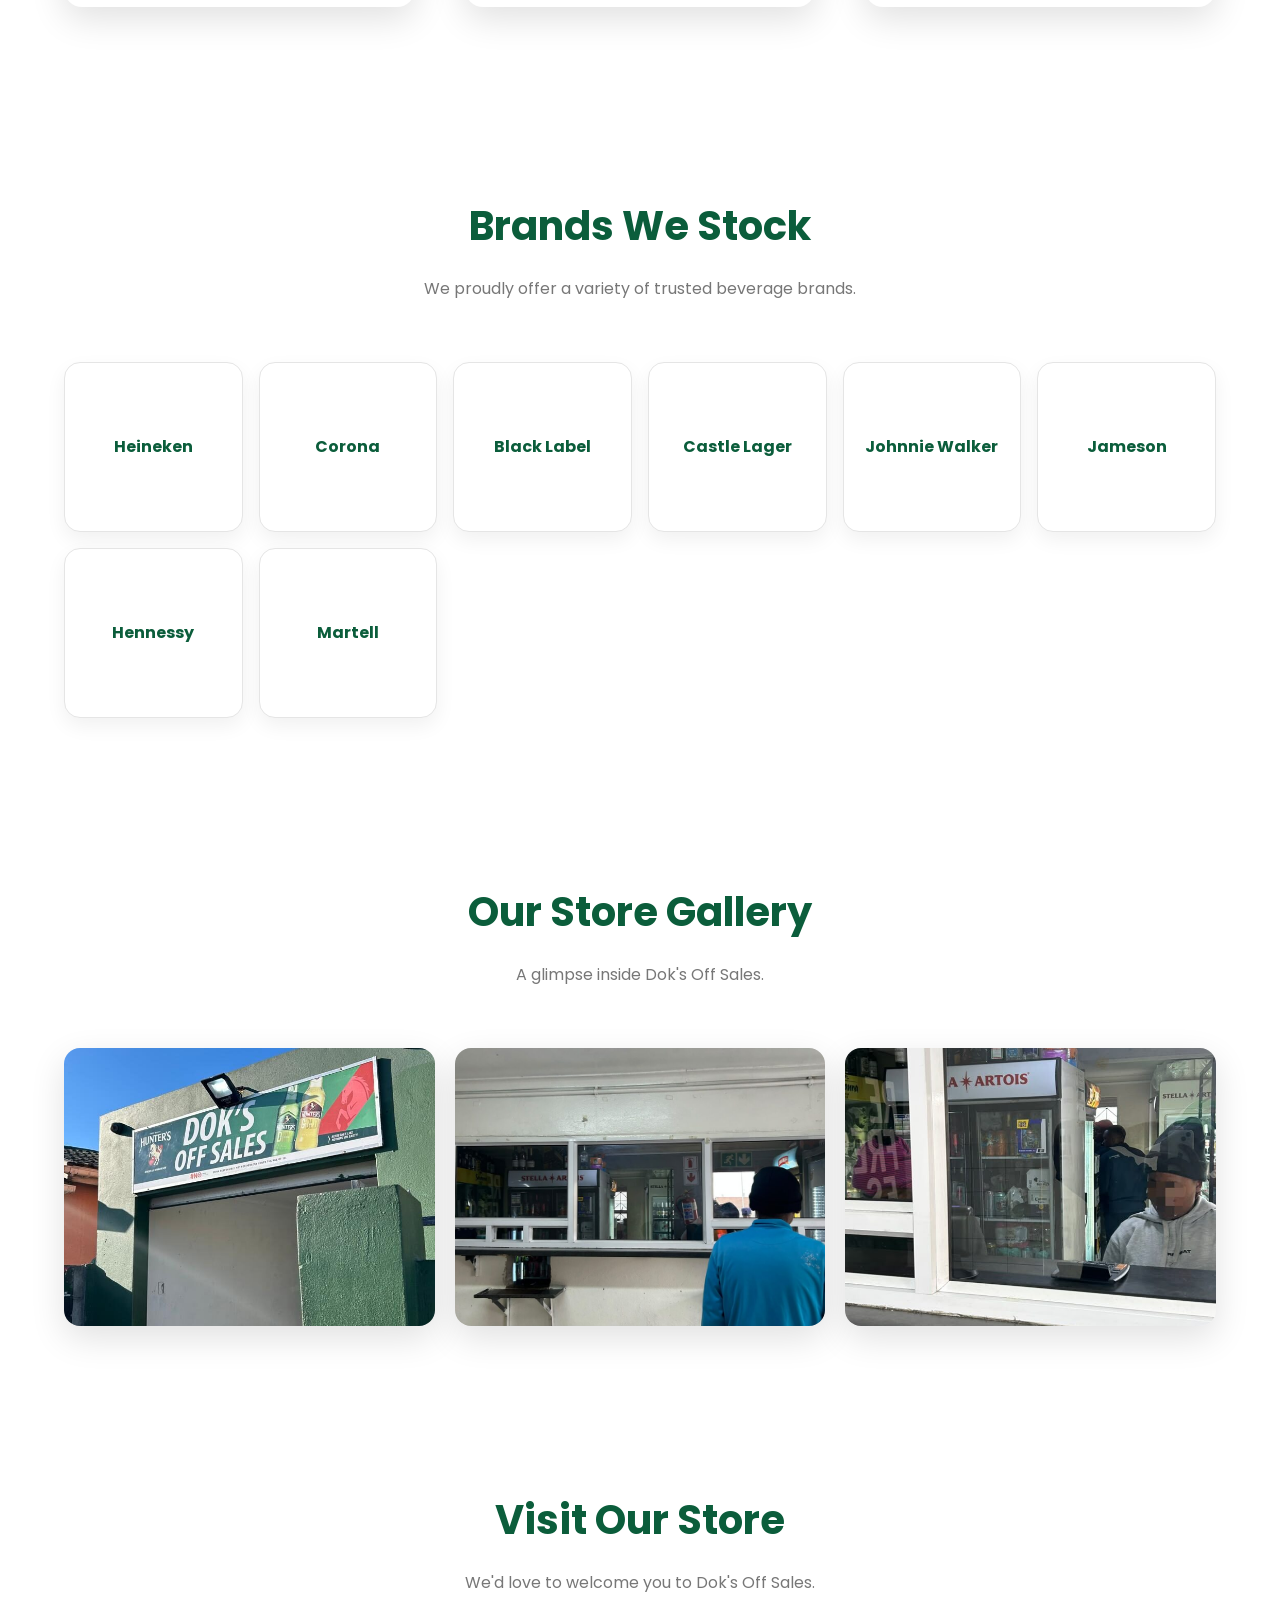
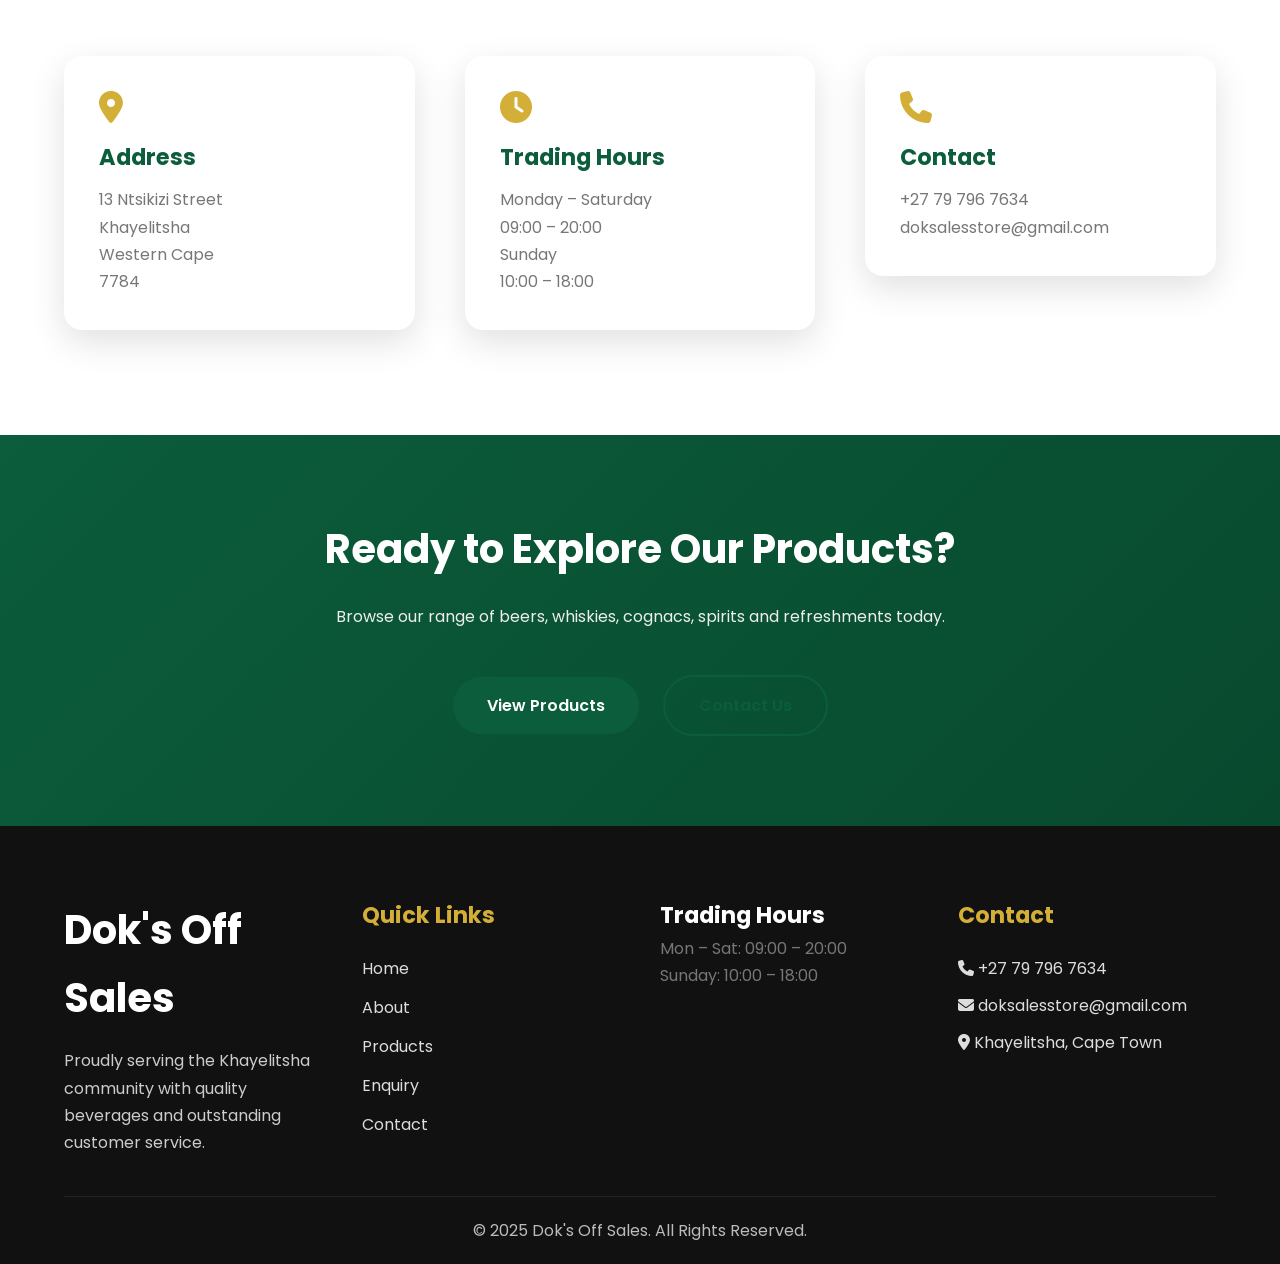
<file: about.html>
<!DOCTYPE html>
<html lang="en">

<head>

    <meta charset="UTF-8">

    <meta name="viewport"
          content="width=device-width, initial-scale=1.0">

    <title>About Us | Dok's Off Sales</title>

    <meta name="description"
          content="Learn more about Dok's Off Sales, our mission, values and commitment to serving the Khayelitsha community.">

    <!-- Google Font -->

    <link rel="preconnect"
          href="https://fonts.googleapis.com">

    <link rel="preconnect"
          href="https://fonts.gstatic.com"
          crossorigin>

    <link href="https://fonts.googleapis.com/css2?family=Poppins:wght@300;400;500;600;700;800&display=swap"
          rel="stylesheet">

    <!-- Font Awesome -->

    <link rel="stylesheet"
          href="https://cdnjs.cloudflare.com/ajax/libs/font-awesome/6.6.0/css/all.min.css">

    <!-- CSS -->

    <link rel="stylesheet"
          href="css/style.css">

    <meta name="keywords" content="about Dok's Off Sales, Khayelitsha liquor store, local beverage retailer">
    <meta name="robots" content="index, follow">
    <meta property="og:site_name" content="Dok's Off Sales">
    <meta property="og:title" content="About Us | Dok's Off Sales">
    <meta property="og:description" content="Learn more about Dok's Off Sales, our mission, values and commitment to serving the Khayelitsha community.">

</head>

<body>

<a class="skip-link" href="#main-content">Skip to main content</a>

<div class="loader"></div>

<div class="progress-bar"></div>

<!-- ==========================
        HEADER
========================== -->

<header>

<div class="container navbar">

<a href="index.html" class="logo">

<img src="images/store/dok'slogo.jpg"
     alt="Dok's Off Sales" loading="lazy" srcset="images/store/responsive/dok'slogo-480.jpg 480w, images/store/responsive/dok'slogo-768.jpg 768w, images/store/responsive/dok'slogo-1200.jpg 1200w" sizes="(max-width: 768px) 100vw, (max-width: 1200px) 90vw, 1200px">

<h2>Dok's <span>Off Sales</span></h2>

</a>

<ul class="nav-links">

<li><a href="index.html">Home</a></li>

<li><a class="active"
       href="about.html">About</a></li>

<li><a href="products.html">Products</a></li>

<li><a href="enquiry.html">Enquiry</a></li>

<li><a href="contact.html">Contact</a></li>

</ul>

<a href="contact.html"
   class="nav-btn">

Visit Store

</a>

<div class="menu-toggle">

<span></span>

<span></span>

<span></span>

</div>

</div>

</header>

<!-- ==========================
        PAGE HERO
========================== -->

<main id="main-content">

<section class="hero"
style="height:60vh;">

<div class="hero-slider">

<div class="slide active">

<img src="images/store/refreshments.jpg"
     alt="About Dok's Off Sales" srcset="images/store/responsive/refreshments-480.jpg 480w, images/store/responsive/refreshments-768.jpg 768w, images/store/responsive/refreshments-1200.jpg 1200w" sizes="(max-width: 768px) 100vw, (max-width: 1200px) 90vw, 1200px">

</div>

</div>

<div class="hero-content">

<div class="container">

<div class="hero-badge">

Since 2025

</div>

<h1>

About Dok's Off Sales

</h1>

<p>

Committed to quality products,
excellent service,
and supporting our local community.

</p>

</div>

</div>

</section>

<!-- ==========================
        OUR STORY
========================== -->

<section class="reveal">

<div class="container grid-2">

<div>

<img src="images/store/interior.jpg"
style="border-radius:20px; box-shadow:var(--shadow);"
alt="Our Store" loading="lazy" srcset="images/store/responsive/interior-480.jpg 480w, images/store/responsive/interior-768.jpg 768w, images/store/responsive/interior-1200.jpg 1200w" sizes="(max-width: 768px) 100vw, (max-width: 1200px) 90vw, 1200px">

</div>

<div>

<div class="section-title"
style="text-align:left;">

<h2>Our Story</h2>

<p>

Dok's Off Sales is a proudly local liquor store located in
Khayelitsha, Western Cape.

We are dedicated to providing our customers with a wide range
of beers, whisky, cognac, spirits and energy drinks at
competitive prices.

Our commitment is built on honesty, quality service,
and creating a welcoming shopping experience for everyone.

</p>

</div>

<a href="products.html"
class="btn btn-primary">

Explore Products

</a>

</div>

</div>

</section>

<!-- ==========================================
        MISSION | VISION | VALUES
=========================================== -->

<section class="features reveal">

    <div class="container">

        <div class="section-title">

            <h2>Our Purpose</h2>

            <p>
                We strive to provide quality products, excellent customer service,
                and a welcoming shopping experience for every customer.
            </p>

        </div>

        <div class="feature-grid">

            <div class="feature-card">

                <div class="feature-icon">
                    <i class="fas fa-bullseye"></i>
                </div>

                <h3>Our Mission</h3>

                <p>
                    To provide quality beverages at competitive prices while
                    delivering exceptional customer service to our community.
                </p>

            </div>

            <div class="feature-card">

                <div class="feature-icon">
                    <i class="fas fa-eye"></i>
                </div>

                <h3>Our Vision</h3>

                <p>
                    To become Khayelitsha's preferred liquor retailer through
                    reliability, quality products and excellent service.
                </p>

            </div>

            <div class="feature-card">

                <div class="feature-icon">
                    <i class="fas fa-heart"></i>
                </div>

                <h3>Our Values</h3>

                <p>
                    Integrity, respect, honesty, quality service and customer
                    satisfaction are at the heart of everything we do.
                </p>

            </div>

        </div>

    </div>

</section>

<!-- ==========================================
        BUSINESS HIGHLIGHTS
=========================================== -->

<section class="reveal">

    <div class="container">

        <div class="section-title">

            <h2>Business Highlights</h2>

            <p>
                A few reasons why customers continue to shop with us.
            </p>

        </div>

        <div class="grid-4">

            <div class="card text-center">

                <i class="fas fa-beer fa-3x text-primary"></i>

                <h2 class="mt-2">20+</h2>

                <p>Popular Brands</p>

            </div>

            <div class="card text-center">

                <i class="fas fa-glass-cheers fa-3x text-primary"></i>

                <h2 class="mt-2">100+</h2>

                <p>Products Available</p>

            </div>

            <div class="card text-center">

                <i class="fas fa-clock fa-3x text-primary"></i>

                <h2 class="mt-2">7 Days</h2>

                <p>Open Every Week</p>

            </div>

            <div class="card text-center">

                <i class="fas fa-users fa-3x text-primary"></i>

                <h2 class="mt-2">Local</h2>

                <p>Community Focused</p>

            </div>

        </div>

    </div>

</section>

<!-- ==========================================
        WHY CUSTOMERS CHOOSE US
=========================================== -->

<section class="contact reveal">

    <div class="container">

        <div class="section-title">

            <h2>Why Customers Choose Dok's Off Sales</h2>

            <p>
                We are committed to making every visit enjoyable and convenient.
            </p>

        </div>

        <div class="contact-grid">

            <div class="contact-card">

                <div class="contact-icon">
                    <i class="fas fa-star"></i>
                </div>

                <h3>Quality Products</h3>

                <p>
                    We stock trusted local and international beverage brands.
                </p>

            </div>

            <div class="contact-card">

                <div class="contact-icon">
                    <i class="fas fa-tags"></i>
                </div>

                <h3>Affordable Prices</h3>

                <p>
                    Great value for money across our entire product range.
                </p>

            </div>

            <div class="contact-card">

                <div class="contact-icon">
                    <i class="fas fa-handshake"></i>
                </div>

                <h3>Friendly Service</h3>

                <p>
                    Our staff are always ready to assist with professionalism
                    and respect.
                </p>

            </div>

        </div>

    </div>

</section>

<!-- ==========================================
        BRANDS WE STOCK
=========================================== -->

<section class="brands reveal">

    <div class="container">

        <div class="section-title">

            <h2>Brands We Stock</h2>

            <p>
                We proudly offer a variety of trusted beverage brands.
            </p>

        </div>

        <div class="brand-slider">

            <div class="brand-item">
                <h4>Heineken</h4>
            </div>

            <div class="brand-item">
                <h4>Corona</h4>
            </div>

            <div class="brand-item">
                <h4>Black Label</h4>
            </div>

            <div class="brand-item">
                <h4>Castle Lager</h4>
            </div>

            <div class="brand-item">
                <h4>Johnnie Walker</h4>
            </div>

            <div class="brand-item">
                <h4>Jameson</h4>
            </div>

            <div class="brand-item">
                <h4>Hennessy</h4>
            </div>

            <div class="brand-item">
                <h4>Martell</h4>
            </div>

        </div>

    </div>

</section>

<!-- ==========================================
        STORE GALLERY
=========================================== -->

<section class="gallery reveal">

    <div class="container">

        <div class="section-title">

            <h2>Our Store Gallery</h2>

            <p>
                A glimpse inside Dok's Off Sales.
            </p>

        </div>

        <div class="gallery-grid">

            <div class="gallery-item">

                <img src="images/store/shop1.jpg" alt="Store Front" loading="lazy" srcset="images/store/responsive/shop1-480.jpg 480w, images/store/responsive/shop1-768.jpg 768w, images/store/responsive/shop1-1200.jpg 1200w" sizes="(max-width: 768px) 100vw, (max-width: 1200px) 90vw, 1200px">

            </div>

            <div class="gallery-item">

                <img src="images/store/interior.jpg" alt="Store Interior" loading="lazy" srcset="images/store/responsive/interior-480.jpg 480w, images/store/responsive/interior-768.jpg 768w, images/store/responsive/interior-1200.jpg 1200w" sizes="(max-width: 768px) 100vw, (max-width: 1200px) 90vw, 1200px">

            </div>

            <div class="gallery-item">

                <img src="images/store/interior2.jpg" alt="Products on Display" loading="lazy" srcset="images/store/responsive/interior2-480.jpg 480w, images/store/responsive/interior2-768.jpg 768w, images/store/responsive/interior2-1200.jpg 1200w" sizes="(max-width: 768px) 100vw, (max-width: 1200px) 90vw, 1200px">

            </div>

        </div>

    </div>

</section>

<!-- ==========================================
        VISIT US
=========================================== -->

<section class="contact reveal">

    <div class="container">

        <div class="section-title">

            <h2>Visit Our Store</h2>

            <p>
                We'd love to welcome you to Dok's Off Sales.
            </p>

        </div>

        <div class="contact-grid">

            <div class="contact-card">

                <div class="contact-icon">

                    <i class="fas fa-location-dot"></i>

                </div>

                <h3>Address</h3>

                <p>

                    13 Ntsikizi Street<br>
                    Khayelitsha<br>
                    Western Cape<br>
                    7784

                </p>

            </div>

            <div class="contact-card">

                <div class="contact-icon">

                    <i class="fas fa-clock"></i>

                </div>

                <h3>Trading Hours</h3>

                <p>

                    Monday – Saturday<br>
                    09:00 – 20:00

                </p>

                <p>

                    Sunday<br>
                    10:00 – 18:00

                </p>

            </div>

            <div class="contact-card">

                <div class="contact-icon">

                    <i class="fas fa-phone"></i>

                </div>

                <h3>Contact</h3>

                <p>

                    +27 79 796 7634

                </p>

                <p>

                    doksalesstore@gmail.com

                </p>

            </div>

        </div>

    </div>

</section>

<!-- ==========================================
        CALL TO ACTION
=========================================== -->

<section class="cta reveal">

    <div class="container">

        <h2>Ready to Explore Our Products?</h2>

        <p>

            Browse our range of beers, whiskies, cognacs,
            spirits and refreshments today.

        </p>

        <a href="products.html" class="btn btn-primary">

            View Products

        </a>

        <a href="contact.html" class="btn btn-outline">

            Contact Us

        </a>

    </div>

</section>

<!-- ==========================================
        FOOTER
=========================================== -->

</main>

<footer>

    <div class="container footer-grid">

        <div class="footer-logo">

            <h2>Dok's Off Sales</h2>

            <p>

                Proudly serving the Khayelitsha community with
                quality beverages and outstanding customer service.

            </p>

        </div>

        <div class="footer-links">

            <h3>Quick Links</h3>

            <ul>

                <li><a href="index.html">Home</a></li>

                <li><a href="about.html">About</a></li>

                <li><a href="products.html">Products</a></li>

                <li><a href="enquiry.html">Enquiry</a></li>

                <li><a href="contact.html">Contact</a></li>

            </ul>

        </div>

        <div class="footer-hours">

            <h3>Trading Hours</h3>

            <p>Mon – Sat: 09:00 – 20:00</p>

            <p>Sunday: 10:00 – 18:00</p>

        </div>

        <div class="footer-contact">

            <h3>Contact</h3>

            <p><i class="fas fa-phone"></i> +27 79 796 7634</p>

            <p><i class="fas fa-envelope"></i> doksalesstore@gmail.com</p>

            <p><i class="fas fa-location-dot"></i> Khayelitsha, Cape Town</p>

        </div>

    </div>

    <div class="container footer-bottom">

        <p>

            © 2025 Dok's Off Sales. All Rights Reserved.

        </p>

    </div>

</footer>

<button id="backToTop">

    <i class="fas fa-arrow-up"></i>

</button>

<script src="js/script.js"></script>

</body>

</html>
</file>
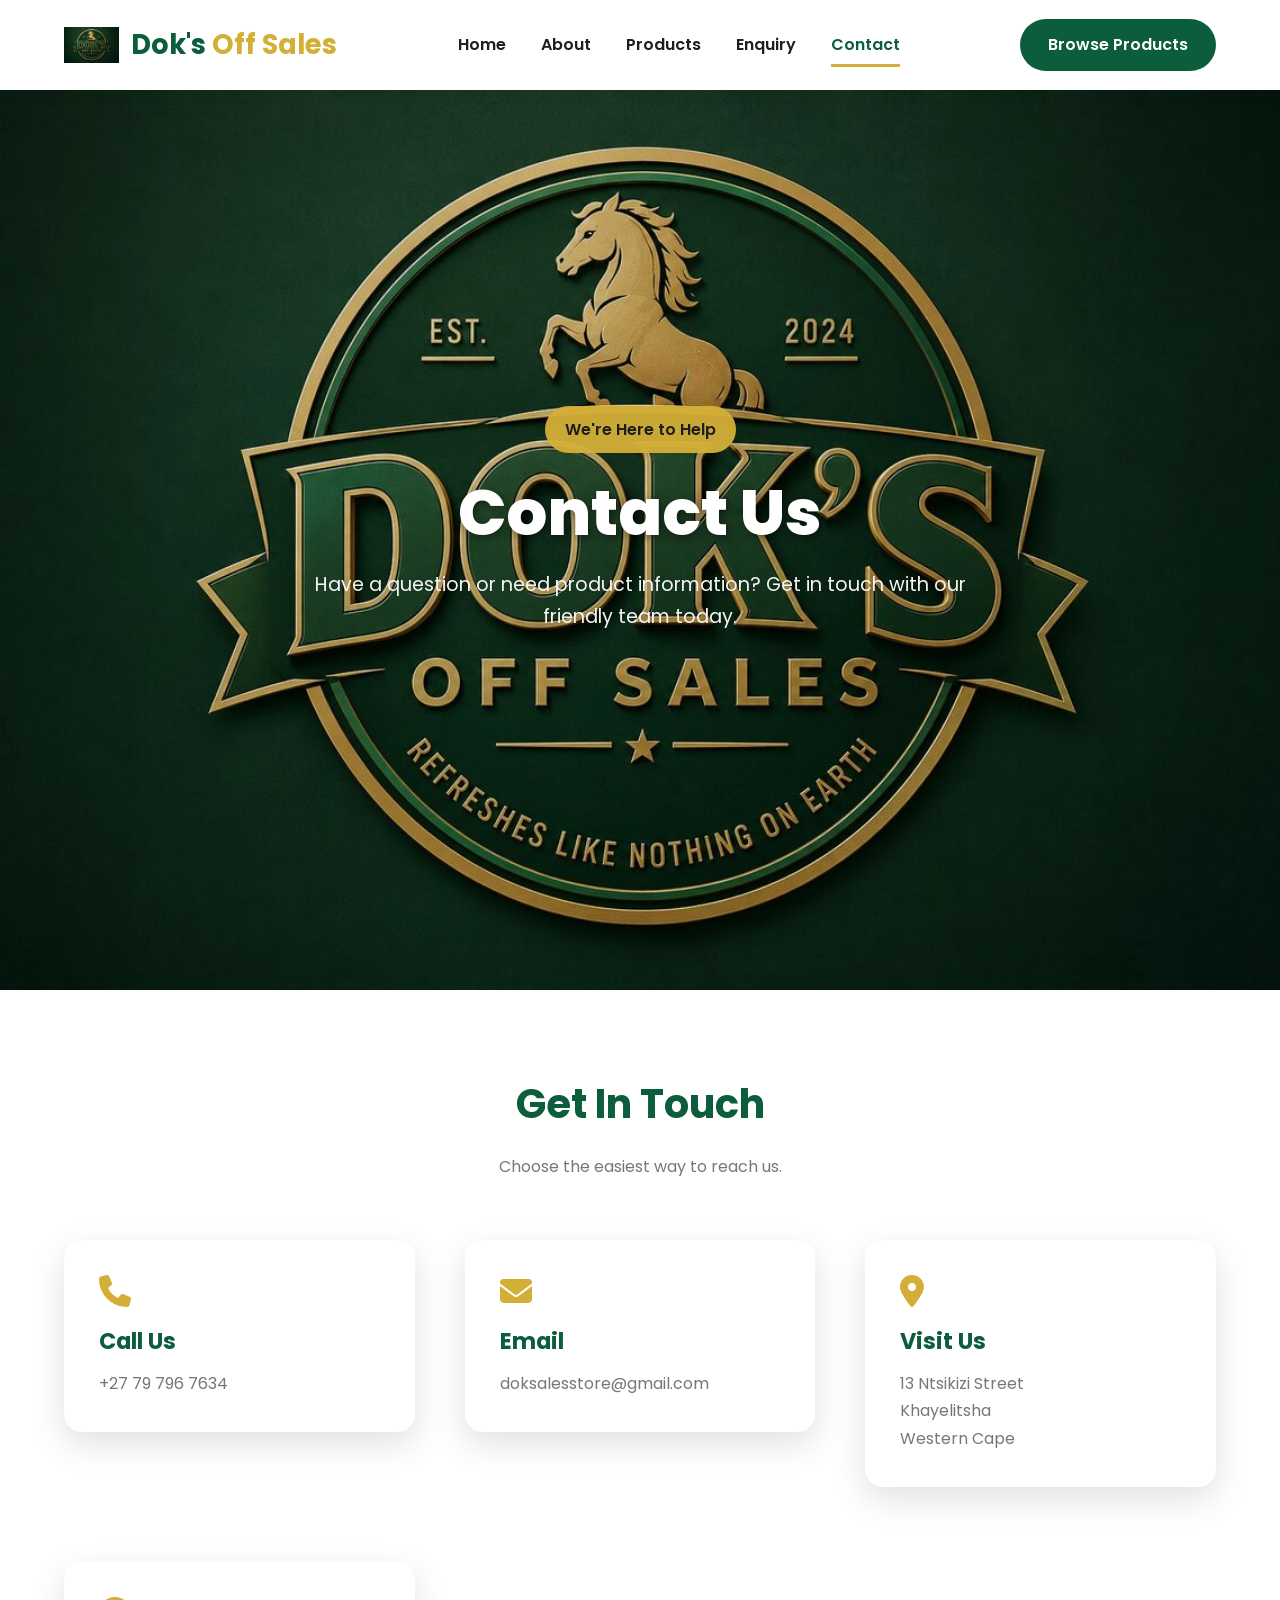
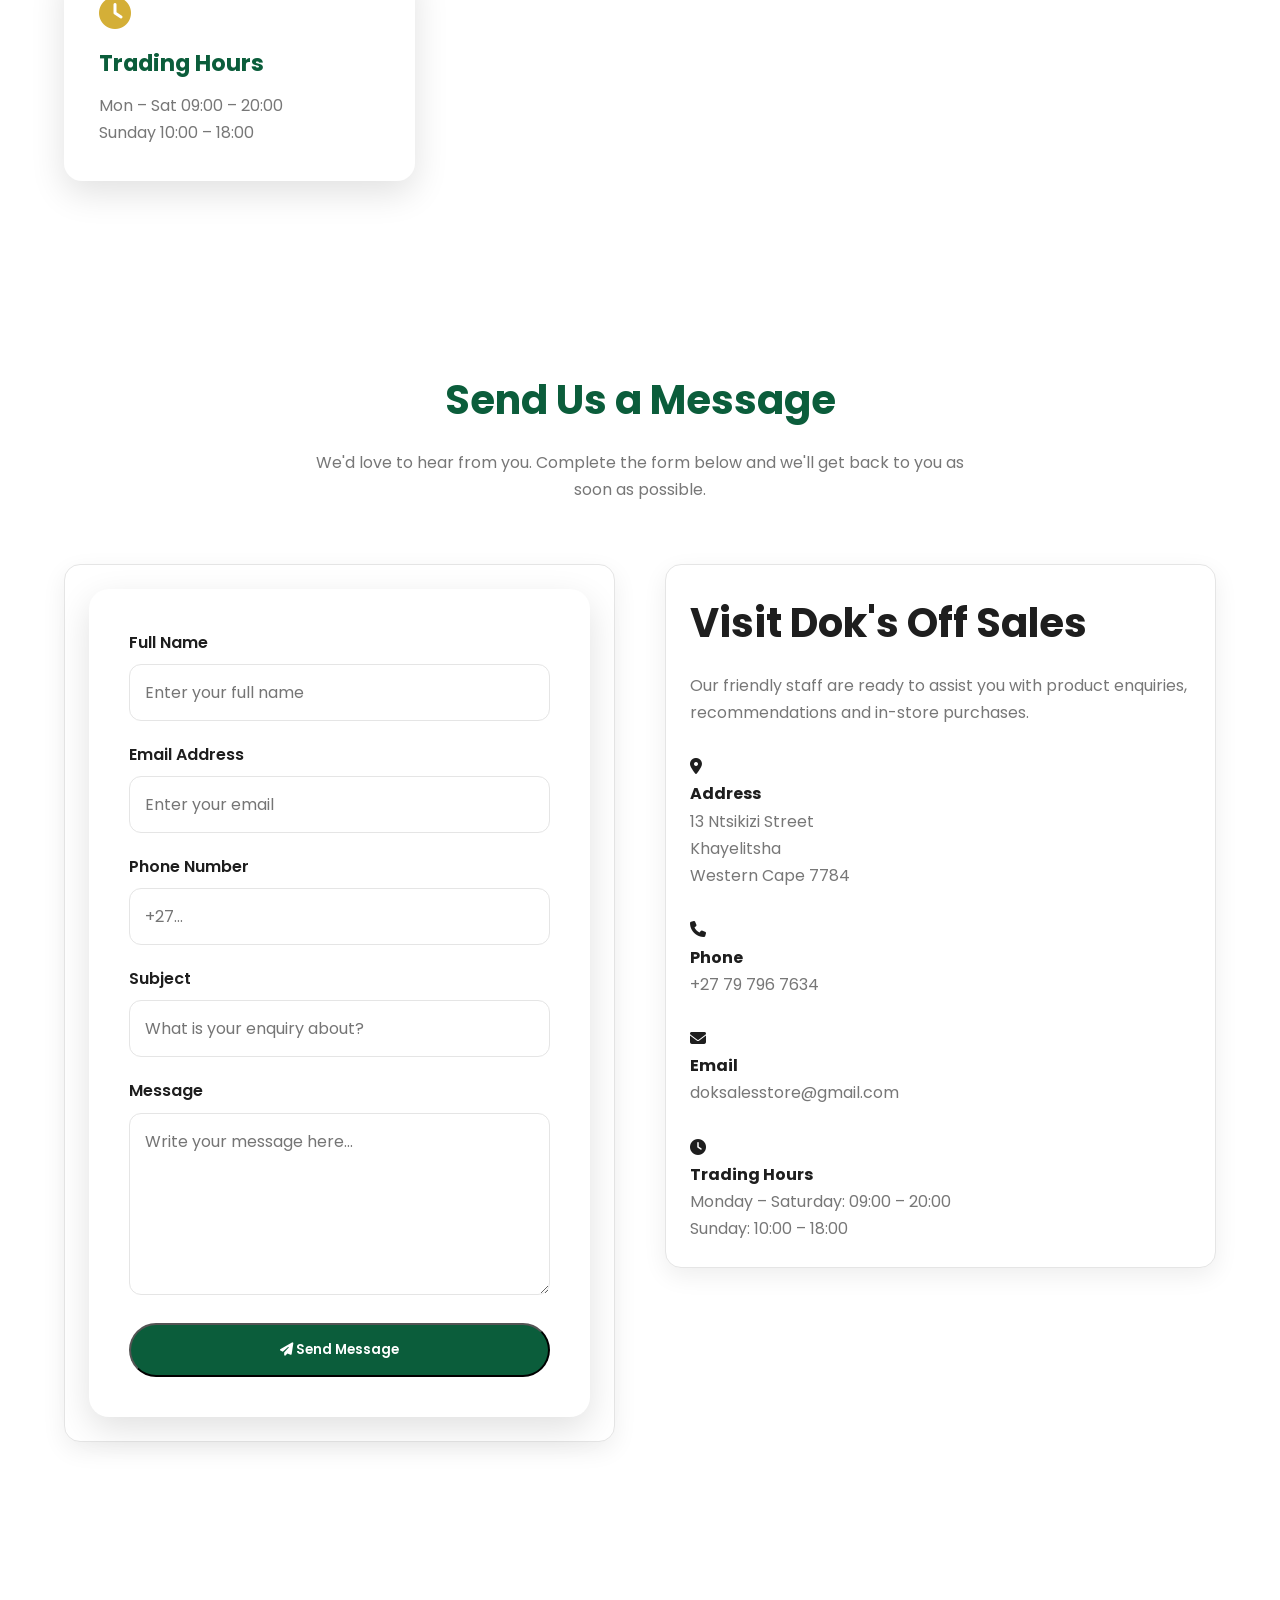
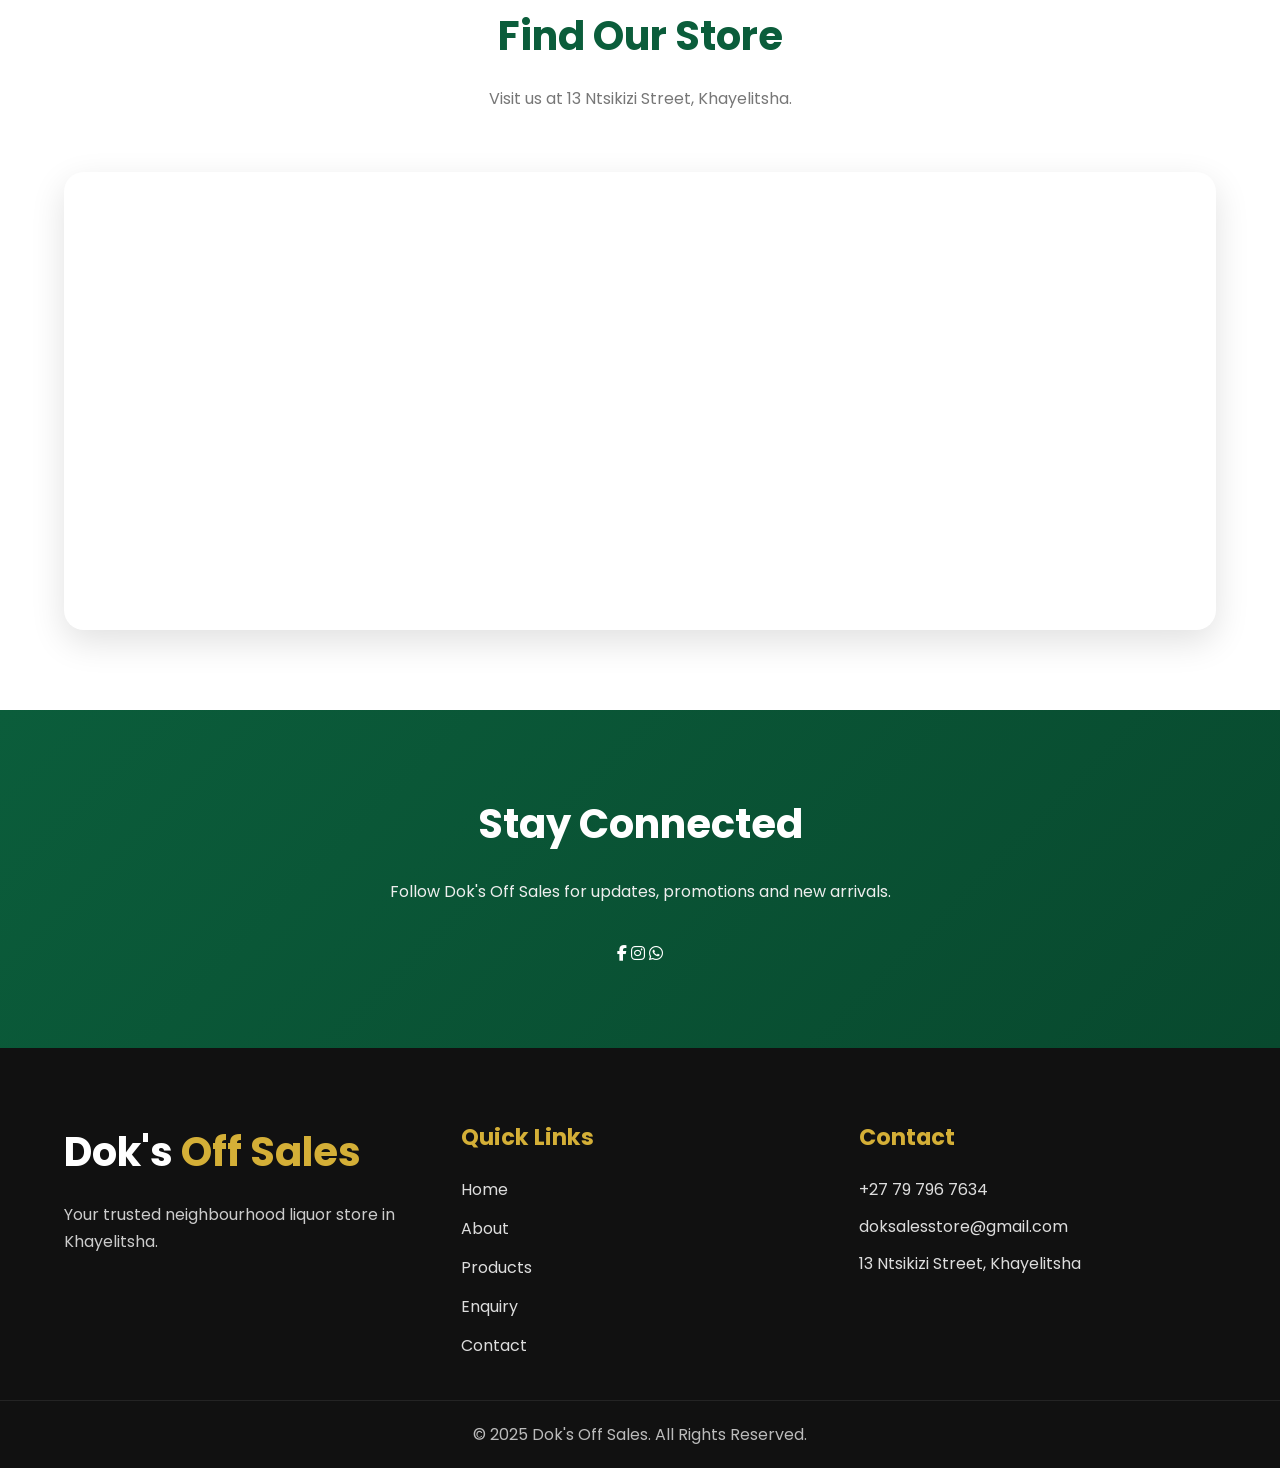
<file: contact.html>
<!DOCTYPE html>
<html lang="en">

<head>

    <meta charset="UTF-8">
    <meta name="viewport" content="width=device-width, initial-scale=1.0">

    <title>Contact Us | Dok's Off Sales</title>

    <meta name="description"
          content="Contact Dok's Off Sales in Khayelitsha. Find our address, trading hours, phone number and send us a message.">

    <!-- Google Fonts -->

    <link rel="preconnect" href="https://fonts.googleapis.com">

    <link rel="preconnect"
          href="https://fonts.gstatic.com"
          crossorigin>

    <link href="https://fonts.googleapis.com/css2?family=Poppins:wght@300;400;500;600;700;800&display=swap"
          rel="stylesheet">

    <!-- Font Awesome -->

    <link rel="stylesheet"
          href="https://cdnjs.cloudflare.com/ajax/libs/font-awesome/6.6.0/css/all.min.css">

    <!-- CSS -->

    <link rel="stylesheet"
          href="css/style.css">

    <meta name="keywords" content="contact Dok's Off Sales, liquor store Khayelitsha, store hours, address">
    <meta name="robots" content="index, follow">
    <meta property="og:site_name" content="Dok's Off Sales">
    <meta property="og:title" content="Contact Us | Dok's Off Sales">
    <meta property="og:description" content="Contact Dok's Off Sales in Khayelitsha. Find our address, trading hours, phone number and send us a message.">

</head>

<body>

<a class="skip-link" href="#main-content">Skip to main content</a>

<div class="loader"></div>

<div class="progress-bar"></div>

<!-- ================= HEADER ================= -->

<header>

<div class="container navbar">

<a href="index.html" class="logo">

<img src="images/store/dok'slogo.jpg"
     alt="Dok's Off Sales" loading="lazy" srcset="images/store/responsive/dok'slogo-480.jpg 480w, images/store/responsive/dok'slogo-768.jpg 768w, images/store/responsive/dok'slogo-1200.jpg 1200w" sizes="(max-width: 768px) 100vw, (max-width: 1200px) 90vw, 1200px">

<h2>Dok's <span>Off Sales</span></h2>

</a>

<ul class="nav-links">

<li><a href="index.html">Home</a></li>

<li><a href="about.html">About</a></li>

<li><a href="products.html">Products</a></li>

<li><a href="enquiry.html">Enquiry</a></li>

<li><a class="active"
       href="contact.html">Contact</a></li>

</ul>

<a href="products.html"
class="nav-btn">

Browse Products

</a>

<div class="menu-toggle">

<span></span>
<span></span>
<span></span>

</div>

</div>

</header>

<!-- ================= HERO ================= -->

<main id="main-content">

<section class="hero" style="height:55vh;">

<div class="hero-slider">

<div class="slide active">

<img src="images/store/dok'slogo.jpg"
     alt="Contact Dok's Off Sales" srcset="images/store/responsive/dok'slogo-480.jpg 480w, images/store/responsive/dok'slogo-768.jpg 768w, images/store/responsive/dok'slogo-1200.jpg 1200w" sizes="(max-width: 768px) 100vw, (max-width: 1200px) 90vw, 1200px">

</div>

</div>

<div class="hero-content">

<div class="container">

<div class="hero-badge">

We're Here to Help

</div>

<h1>

Contact Us

</h1>

<p>

Have a question or need product information?
Get in touch with our friendly team today.

</p>

</div>

</div>

</section>

<!-- ================= CONTACT CARDS ================= -->

<section class="reveal">

<div class="container">

<div class="section-title">

<h2>Get In Touch</h2>

<p>

Choose the easiest way to reach us.

</p>

</div>

<div class="contact-grid">

<div class="contact-card">

<div class="contact-icon">

<i class="fas fa-phone"></i>

</div>

<h3>Call Us</h3>

<p>

+27 79 796 7634

</p>

</div>

<div class="contact-card">

<div class="contact-icon">

<i class="fas fa-envelope"></i>

</div>

<h3>Email</h3>

<p>

doksalesstore@gmail.com

</p>

</div>

<div class="contact-card">

<div class="contact-icon">

<i class="fas fa-location-dot"></i>

</div>

<h3>Visit Us</h3>

<p>

13 Ntsikizi Street<br>

Khayelitsha<br>

Western Cape

</p>

</div>

<div class="contact-card">

<div class="contact-icon">

<i class="fas fa-clock"></i>

</div>

<h3>Trading Hours</h3>

<p>

Mon – Sat

09:00 – 20:00

</p>

<p>

Sunday

10:00 – 18:00

</p>

</div>

</div>

</div>

</section>

<!-- ==========================================
        CONTACT FORM
=========================================== -->

<section class="reveal">

    <div class="container">

        <div class="section-title">

            <h2>Send Us a Message</h2>

            <p>
                We'd love to hear from you. Complete the form below and we'll get back to you as soon as possible.
            </p>

        </div>

        <div class="contact-grid">

            <!-- Contact Form -->

            <div class="card">

                <form>

                    <div class="form-group">

                        <label>Full Name</label>

                        <input type="text"
                               placeholder="Enter your full name"
                               required>

                    </div>

                    <div class="form-group">

                        <label>Email Address</label>

                        <input type="email"
                               placeholder="Enter your email"
                               required>

                    </div>

                    <div class="form-group">

                        <label>Phone Number</label>

                        <input type="tel"
                               placeholder="+27..."
                               required>

                    </div>

                    <div class="form-group">

                        <label>Subject</label>

                        <input type="text"
                               placeholder="What is your enquiry about?"
                               required>

                    </div>

                    <div class="form-group">

                        <label>Message</label>

                        <textarea rows="6"
                                  placeholder="Write your message here..."
                                  required></textarea>

                    </div>

                    <button type="submit"
                            class="btn btn-primary"
                            style="width:100%;">

                        <i class="fas fa-paper-plane"></i>
                        Send Message

                    </button>

                </form>

            </div>

            <!-- Store Information -->

            <div class="card">

                <h2>Visit Dok's Off Sales</h2>

                <p>

                    Our friendly staff are ready to assist you with product enquiries,
                    recommendations and in-store purchases.

                </p>

                <br>

                <div class="info-item">

                    <i class="fas fa-location-dot"></i>

                    <div>

                        <h4>Address</h4>

                        <p>

                            13 Ntsikizi Street<br>
                            Khayelitsha<br>
                            Western Cape 7784

                        </p>

                    </div>

                </div>

                <br>

                <div class="info-item">

                    <i class="fas fa-phone"></i>

                    <div>

                        <h4>Phone</h4>

                        <p>+27 79 796 7634</p>

                    </div>

                </div>

                <br>

                <div class="info-item">

                    <i class="fas fa-envelope"></i>

                    <div>

                        <h4>Email</h4>

                        <p>doksalesstore@gmail.com</p>

                    </div>

                </div>

                <br>

                <div class="info-item">

                    <i class="fas fa-clock"></i>

                    <div>

                        <h4>Trading Hours</h4>

                        <p>Monday – Saturday: 09:00 – 20:00</p>

                        <p>Sunday: 10:00 – 18:00</p>

                    </div>

                </div>

            </div>

        </div>

    </div>

</section>

<!-- ==========================================
        GOOGLE MAP
=========================================== -->

<section class="contact reveal">

    <div class="container">

        <div class="section-title">

            <h2>Find Our Store</h2>

            <p>

                Visit us at 13 Ntsikizi Street, Khayelitsha.

            </p>

        </div>

        <div class="map">

            <iframe
                src="https://maps.google.com/maps?q=13%20Ntsikizi%20Street%20Khayelitsha&t=&z=15&ie=UTF8&iwloc=&output=embed"
                loading="lazy"
                allowfullscreen>
            </iframe>

        </div>

    </div>

</section>

<!-- ==========================================
        SOCIAL MEDIA
=========================================== -->

<section class="cta reveal">

    <div class="container">

        <h2>Stay Connected</h2>

        <p>

            Follow Dok's Off Sales for updates, promotions and new arrivals.

        </p>

        <div class="social-links" style="justify-content:center; margin-top:25px;">

            <a href=""><i class="fab fa-facebook-f"></i></a>

            <a href="#"><i class="fab fa-instagram"></i></a>

            <a href="#"><i class="fab fa-whatsapp"></i></a>

        </div>

    </div>

</section>

<!-- Footer -->

</main>

<footer>

    <div class="container footer-grid">

        <div class="footer-logo">

            <h2>Dok's <span>Off Sales</span></h2>

            <p>
                Your trusted neighbourhood liquor store in Khayelitsha.
            </p>

        </div>

        <div class="footer-links">

            <h3>Quick Links</h3>

            <ul>

                <li><a href="index.html">Home</a></li>

                <li><a href="about.html">About</a></li>

                <li><a href="products.html">Products</a></li>

                <li><a href="enquiry.html">Enquiry</a></li>

                <li><a href="contact.html">Contact</a></li>

            </ul>

        </div>

        <div class="footer-contact">

            <h3>Contact</h3>

            <p>+27 79 796 7634</p>

            <p>doksalesstore@gmail.com</p>

            <p>13 Ntsikizi Street, Khayelitsha</p>

        </div>

    </div>

    <div class="footer-bottom">

        <p>&copy; 2025 Dok's Off Sales. All Rights Reserved.</p>

    </div>

</footer>

<button id="backToTop">

    <i class="fas fa-arrow-up"></i>

</button>

<script src="js/script.js"></script>

</body>
</html>
</file>
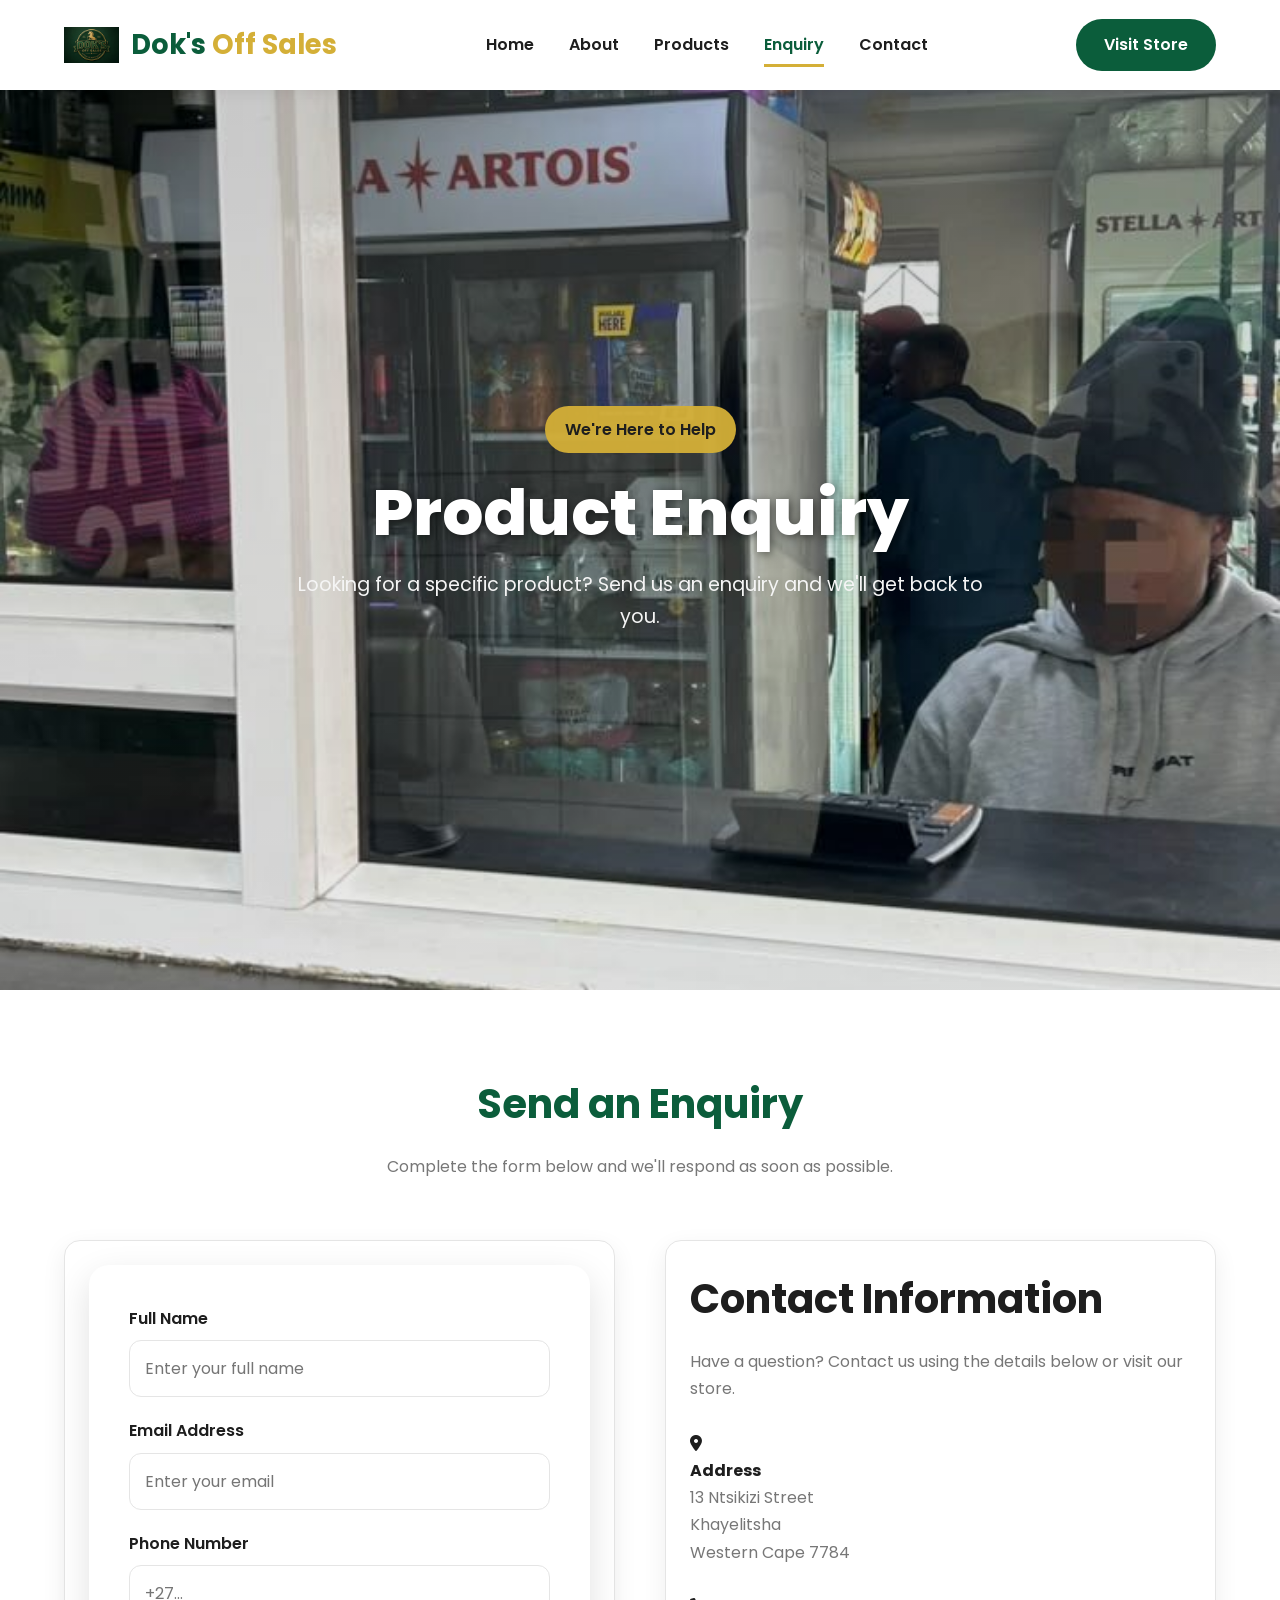
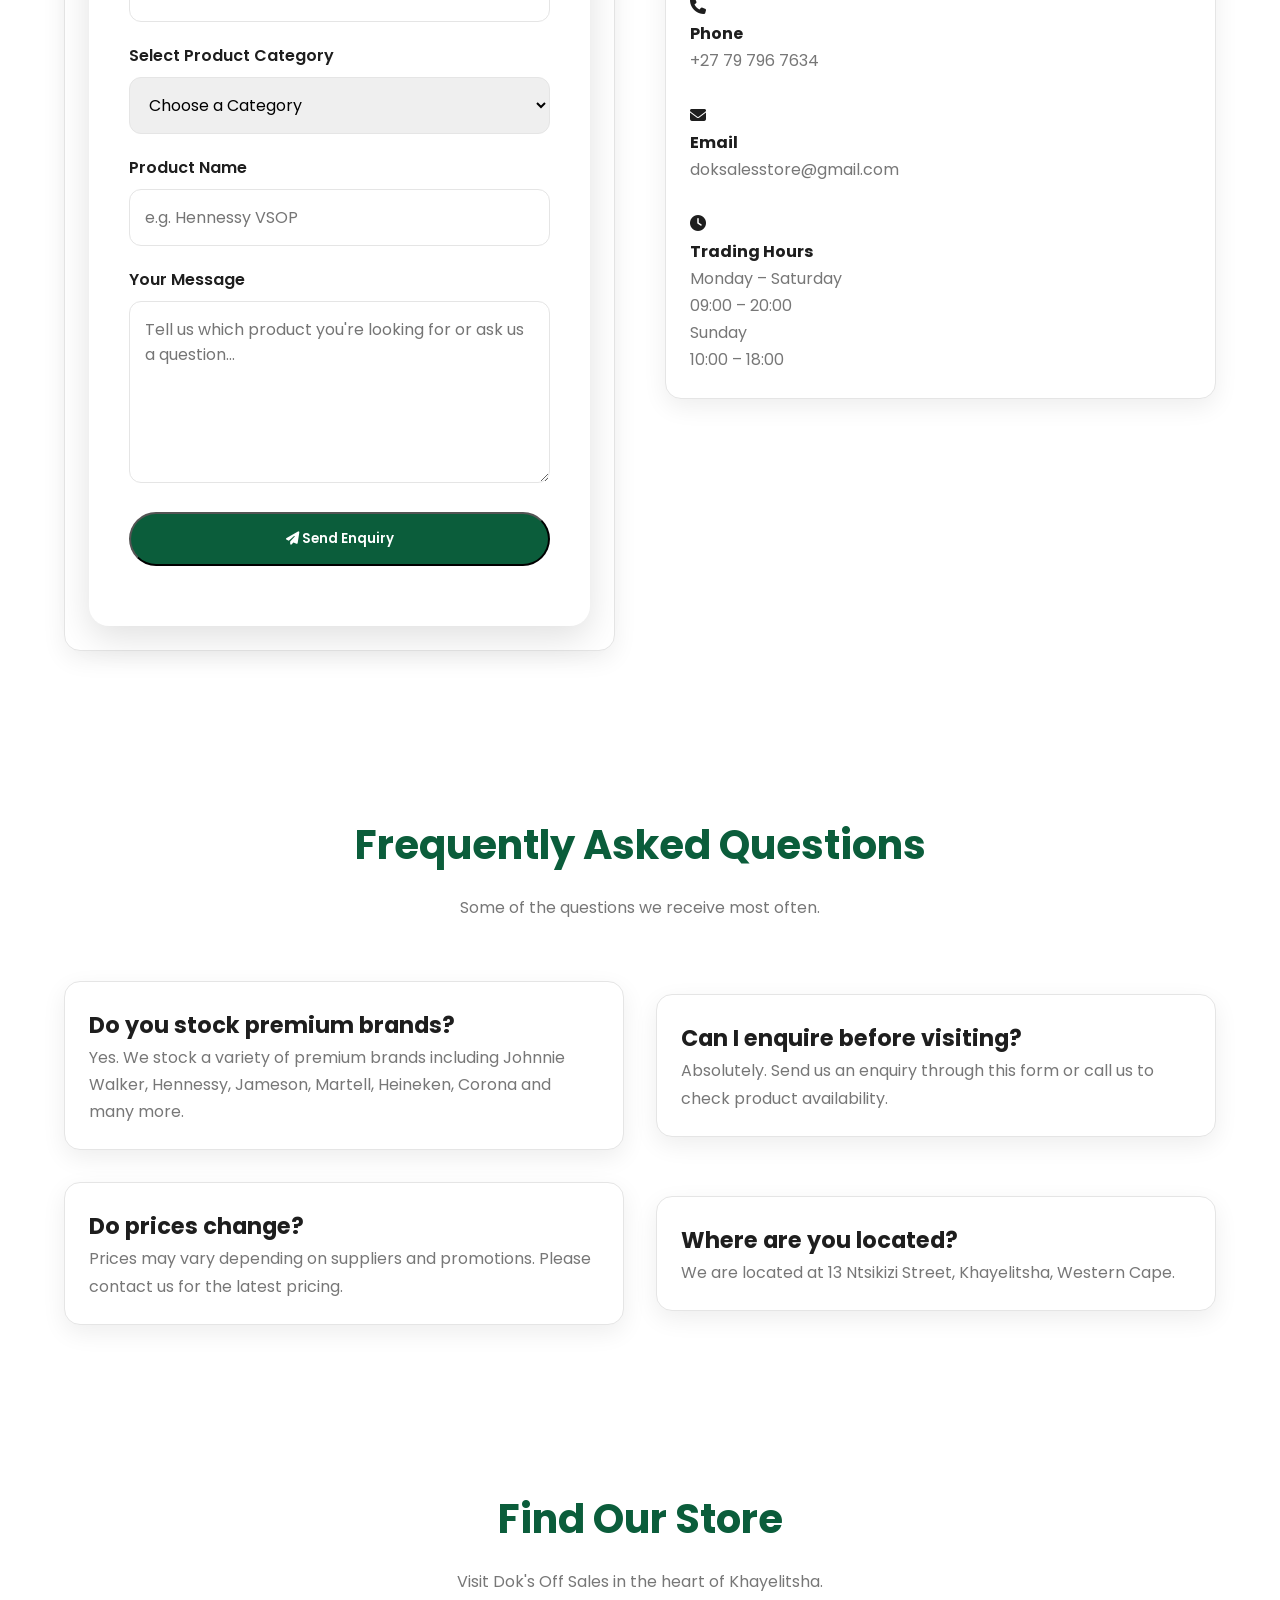
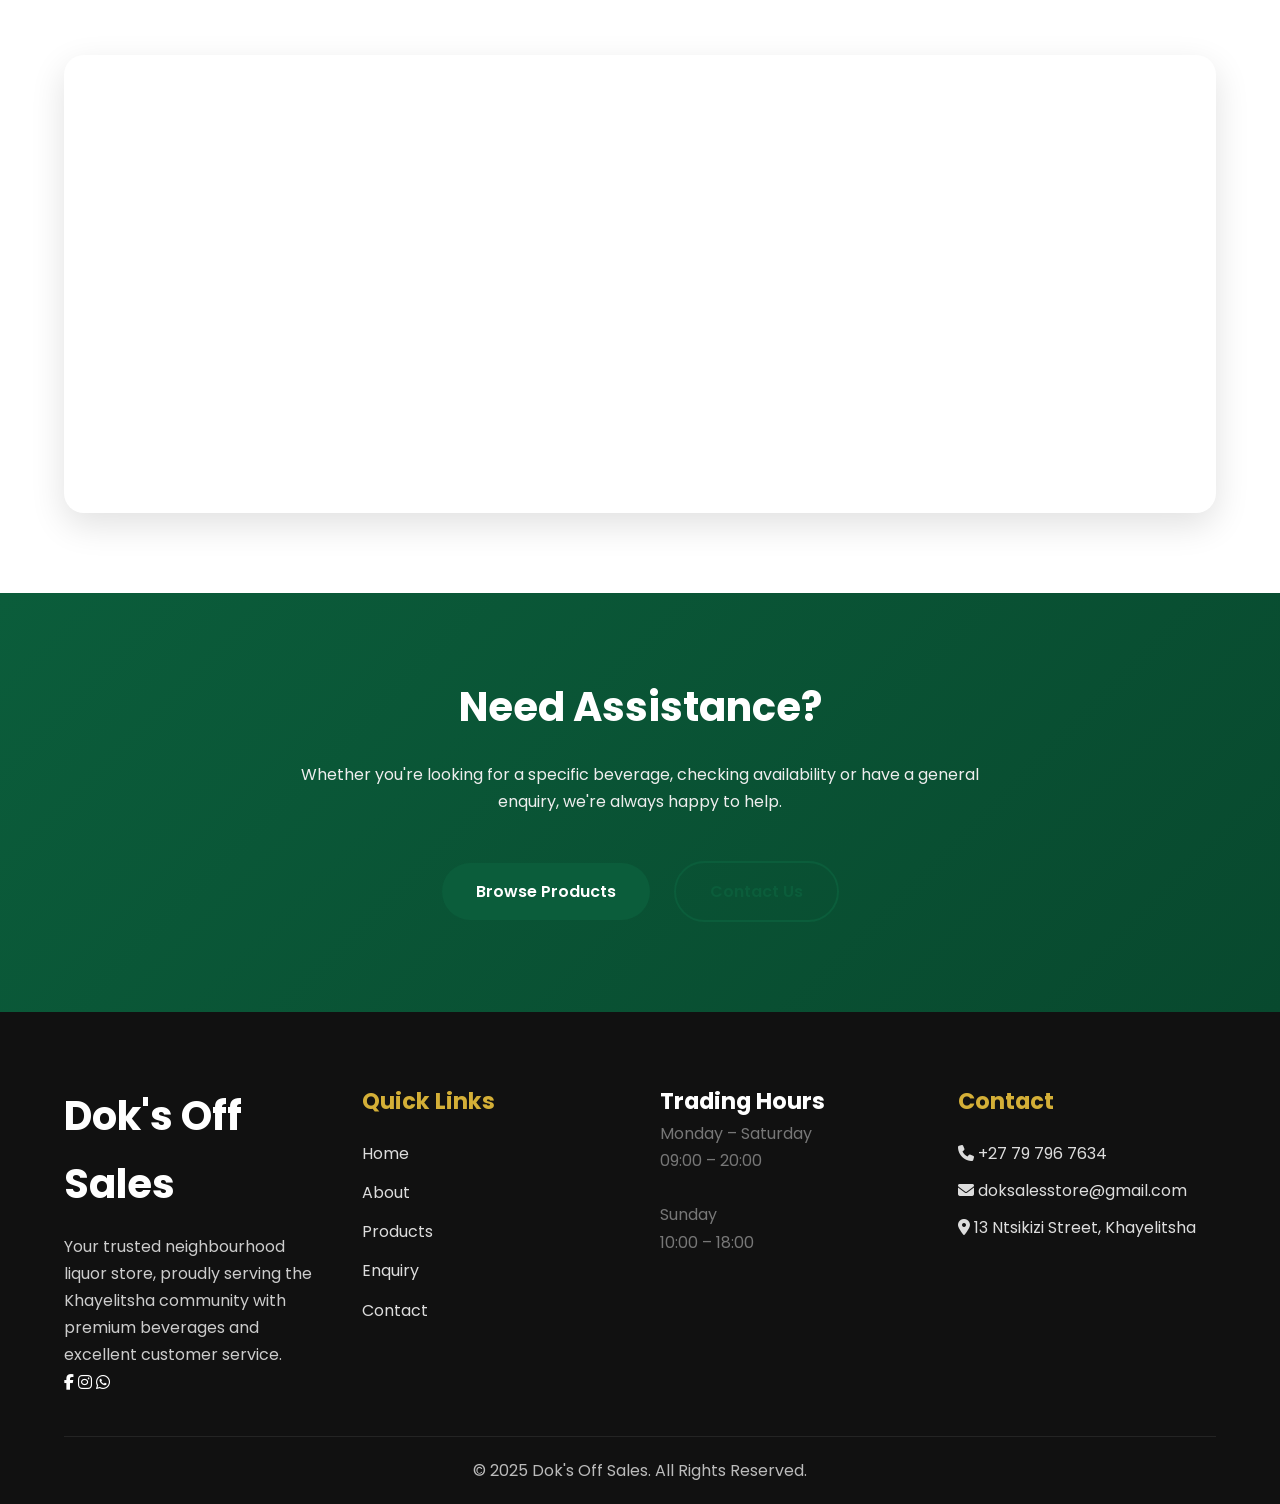
<file: enquiry.html>
<!DOCTYPE html>
<html lang="en">

<head>

    <meta charset="UTF-8">
    <meta name="viewport" content="width=device-width, initial-scale=1.0">

    <title>Product Enquiry | Dok's Off Sales</title>

    <meta name="description"
        content="Send a product enquiry to Dok's Off Sales. Ask about product availability, prices and stock.">

    <!-- Google Fonts -->

    <link rel="preconnect" href="https://fonts.googleapis.com">

    <link rel="preconnect" href="https://fonts.gstatic.com" crossorigin>

    <link href="https://fonts.googleapis.com/css2?family=Poppins:wght@300;400;500;600;700;800&display=swap"
        rel="stylesheet">

    <!-- Font Awesome -->

    <link rel="stylesheet"
        href="https://cdnjs.cloudflare.com/ajax/libs/font-awesome/6.6.0/css/all.min.css">

    <!-- CSS -->

    <link rel="stylesheet" href="css/style.css">

    <meta name="keywords" content="product enquiry, product availability, Dok's Off Sales Khayelitsha">
    <meta name="robots" content="index, follow">
    <meta property="og:site_name" content="Dok's Off Sales">
    <meta property="og:title" content="Product Enquiry | Dok's Off Sales">
    <meta property="og:description" content="Send a product enquiry to Dok's Off Sales. Ask about product availability, prices and stock.">

</head>

<body>

<a class="skip-link" href="#main-content">Skip to main content</a>

<div class="loader"></div>

<div class="progress-bar"></div>

<!-- ================= HEADER ================= -->

<header>

    <div class="container navbar">

        <a href="index.html" class="logo">

            <img src="images/store/dok'slogo.jpg" alt="Dok's Off Sales" loading="lazy" srcset="images/store/responsive/dok'slogo-480.jpg 480w, images/store/responsive/dok'slogo-768.jpg 768w, images/store/responsive/dok'slogo-1200.jpg 1200w" sizes="(max-width: 768px) 100vw, (max-width: 1200px) 90vw, 1200px">

            <h2>Dok's <span>Off Sales</span></h2>

        </a>

        <ul class="nav-links">

            <li><a href="index.html">Home</a></li>

            <li><a href="about.html">About</a></li>

            <li><a href="products.html">Products</a></li>

            <li><a class="active" href="enquiry.html">Enquiry</a></li>

            <li><a href="contact.html">Contact</a></li>

        </ul>

        <a href="contact.html" class="nav-btn">

            Visit Store

        </a>

        <div class="menu-toggle">

            <span></span>
            <span></span>
            <span></span>

        </div>

    </div>

</header>

<!-- ================= HERO ================= -->

<main id="main-content">

<section class="hero" style="height:50vh;">

    <div class="hero-slider">

        <div class="slide active">

            <img src="images/store/interior2.jpg" alt="Product Enquiry" srcset="images/store/responsive/interior2-480.jpg 480w, images/store/responsive/interior2-768.jpg 768w, images/store/responsive/interior2-1200.jpg 1200w" sizes="(max-width: 768px) 100vw, (max-width: 1200px) 90vw, 1200px">

        </div>

    </div>

    <div class="hero-content">

        <div class="container">

            <div class="hero-badge">

                We're Here to Help

            </div>

            <h1>

                Product Enquiry

            </h1>

            <p>

                Looking for a specific product?
                Send us an enquiry and we'll get back to you.

            </p>

        </div>

    </div>

</section>

<!-- ================= ENQUIRY FORM ================= -->

<section class="reveal">

<div class="container">

<div class="section-title">

<h2>Send an Enquiry</h2>

<p>

Complete the form below and we'll respond as soon as possible.

</p>

</div>

<div class="contact-grid">

<div class="card">

<form>

<div class="form-group">

<label>Full Name</label>

<input
type="text"
placeholder="Enter your full name"
required>

</div>

<div class="form-group">

<label>Email Address</label>

<input
type="email"
placeholder="Enter your email"
required>

</div>

<div class="form-group">

<label>Phone Number</label>

<input
type="tel"
placeholder="+27..."

required>

</div>

<div class="form-group">

<label>Select Product Category</label>

<select required>

<option value="">Choose a Category</option>

<option>Beer</option>

<option>Whisky</option>

<option>Cognac</option>

<option>Brandy</option>

<option>Tequila</option>

<option>Gin</option>

<option>Energy Drinks</option>

<option>Other</option>

</select>

</div>

<div class="form-group">

    <label>Product Name</label>

    <input
        type="text"
        placeholder="e.g. Hennessy VSOP">

</div>

<div class="form-group">

    <label>Your Message</label>

    <textarea
        rows="6"
        placeholder="Tell us which product you're looking for or ask us a question..."
        required></textarea>

</div>

<div class="form-group">

    <button
        type="submit"
        class="btn btn-primary"
        style="width:100%;">

        <i class="fas fa-paper-plane"></i>
        Send Enquiry

    </button>

</div>

</form>

</div>

<!-- ================= CONTACT INFO ================= -->

<div class="card">

    <h2>Contact Information</h2>

    <p>

        Have a question? Contact us using the details below or visit our store.

    </p>

    <br>

    <div class="contact-info">

        <div class="info-item">

            <i class="fas fa-location-dot"></i>

            <div>

                <h4>Address</h4>

                <p>

                    13 Ntsikizi Street<br>
                    Khayelitsha<br>
                    Western Cape 7784

                </p>

            </div>

        </div>

        <br>

        <div class="info-item">

            <i class="fas fa-phone"></i>

            <div>

                <h4>Phone</h4>

                <p>+27 79 796 7634</p>

            </div>

        </div>

        <br>

        <div class="info-item">

            <i class="fas fa-envelope"></i>

            <div>

                <h4>Email</h4>

                <p>doksalesstore@gmail.com</p>

            </div>

        </div>

        <br>

        <div class="info-item">

            <i class="fas fa-clock"></i>

            <div>

                <h4>Trading Hours</h4>

                <p>

                    Monday – Saturday<br>
                    09:00 – 20:00

                </p>

                <p>

                    Sunday<br>
                    10:00 – 18:00

                </p>

            </div>

        </div>

    </div>

</div>

</div>

</div>

</section>

<!-- ================= FAQ ================= -->

<section class="reveal">

<div class="container">

<div class="section-title">

<h2>Frequently Asked Questions</h2>

<p>

Some of the questions we receive most often.

</p>

</div>

<div class="grid-2">

<div class="card">

<h3>Do you stock premium brands?</h3>

<p>

Yes. We stock a variety of premium brands including
Johnnie Walker, Hennessy, Jameson, Martell,
Heineken, Corona and many more.

</p>

</div>

<div class="card">

<h3>Can I enquire before visiting?</h3>

<p>

Absolutely. Send us an enquiry through this form
or call us to check product availability.

</p>

</div>

<div class="card">

<h3>Do prices change?</h3>

<p>

Prices may vary depending on suppliers and promotions.
Please contact us for the latest pricing.

</p>

</div>

<div class="card">

<h3>Where are you located?</h3>

<p>

We are located at
13 Ntsikizi Street,
Khayelitsha,
Western Cape.

</p>

</div>

</div>

</div>

</section>

<!-- ==========================================
        GOOGLE MAP
=========================================== -->

<section class="contact reveal">

    <div class="container">

        <div class="section-title">

            <h2>Find Our Store</h2>

            <p>
                Visit Dok's Off Sales in the heart of Khayelitsha.
            </p>

        </div>

        <div class="map">

            <iframe
                src="https://maps.google.com/maps?q=13%20Ntsikizi%20Street%20Khayelitsha&t=&z=15&ie=UTF8&iwloc=&output=embed"
                loading="lazy"
                allowfullscreen>
            </iframe>

        </div>

    </div>

</section>

<!-- ==========================================
        CALL TO ACTION
=========================================== -->

<section class="cta reveal">

    <div class="container">

        <h2>Need Assistance?</h2>

        <p>

            Whether you're looking for a specific beverage,
            checking availability or have a general enquiry,
            we're always happy to help.

        </p>

        <a href="products.html" class="btn btn-primary">

            Browse Products

        </a>

        <a href="contact.html" class="btn btn-outline">

            Contact Us

        </a>

    </div>

</section>

<!-- ==========================================
        FOOTER
=========================================== -->

</main>

<footer>

    <div class="container footer-grid">

        <div class="footer-logo">

            <h2>Dok's Off Sales</h2>

            <p>

                Your trusted neighbourhood liquor store,
                proudly serving the Khayelitsha community with
                premium beverages and excellent customer service.

            </p>

            <div class="social-links">

                <a href="#"><i class="fab fa-facebook-f"></i></a>

                <a href="#"><i class="fab fa-instagram"></i></a>

                <a href="#"><i class="fab fa-whatsapp"></i></a>

            </div>

        </div>

        <div class="footer-links">

            <h3>Quick Links</h3>

            <ul>

                <li><a href="index.html">Home</a></li>

                <li><a href="about.html">About</a></li>

                <li><a href="products.html">Products</a></li>

                <li><a href="enquiry.html">Enquiry</a></li>

                <li><a href="contact.html">Contact</a></li>

            </ul>

        </div>

        <div class="footer-hours">

            <h3>Trading Hours</h3>

            <p>Monday – Saturday</p>
            <p>09:00 – 20:00</p>

            <br>

            <p>Sunday</p>
            <p>10:00 – 18:00</p>

        </div>

        <div class="footer-contact">

            <h3>Contact</h3>

            <p><i class="fas fa-phone"></i> +27 79 796 7634</p>

            <p><i class="fas fa-envelope"></i> doksalesstore@gmail.com</p>

            <p><i class="fas fa-location-dot"></i> 13 Ntsikizi Street, Khayelitsha</p>

        </div>

    </div>

    <div class="container footer-bottom">

        <p>

            © 2025 Dok's Off Sales. All Rights Reserved.

        </p>

    </div>

</footer>

<!-- ==========================================
        BACK TO TOP
=========================================== -->

<button id="backToTop">

    <i class="fas fa-arrow-up"></i>

</button>

<!-- ==========================================
        JAVASCRIPT
=========================================== -->

<script src="js/script.js"></script>

</body>

</html>
</file>
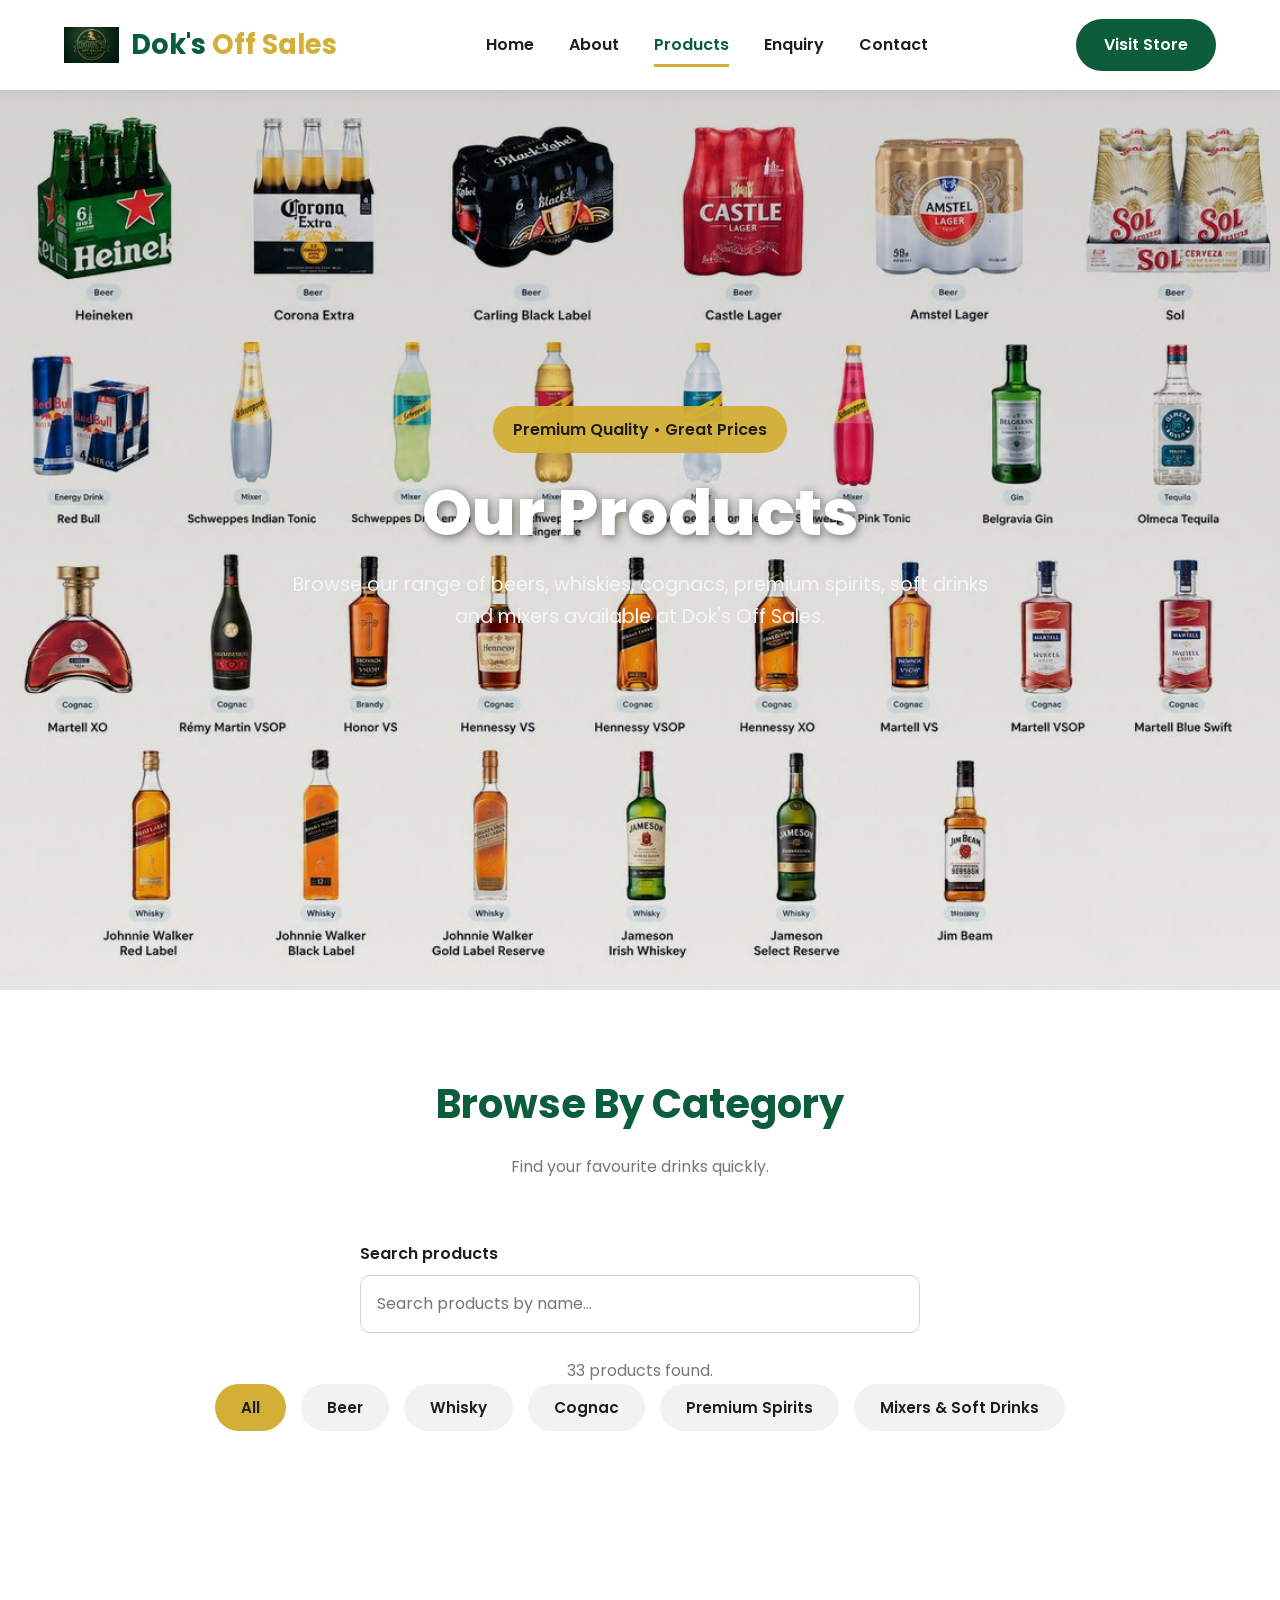
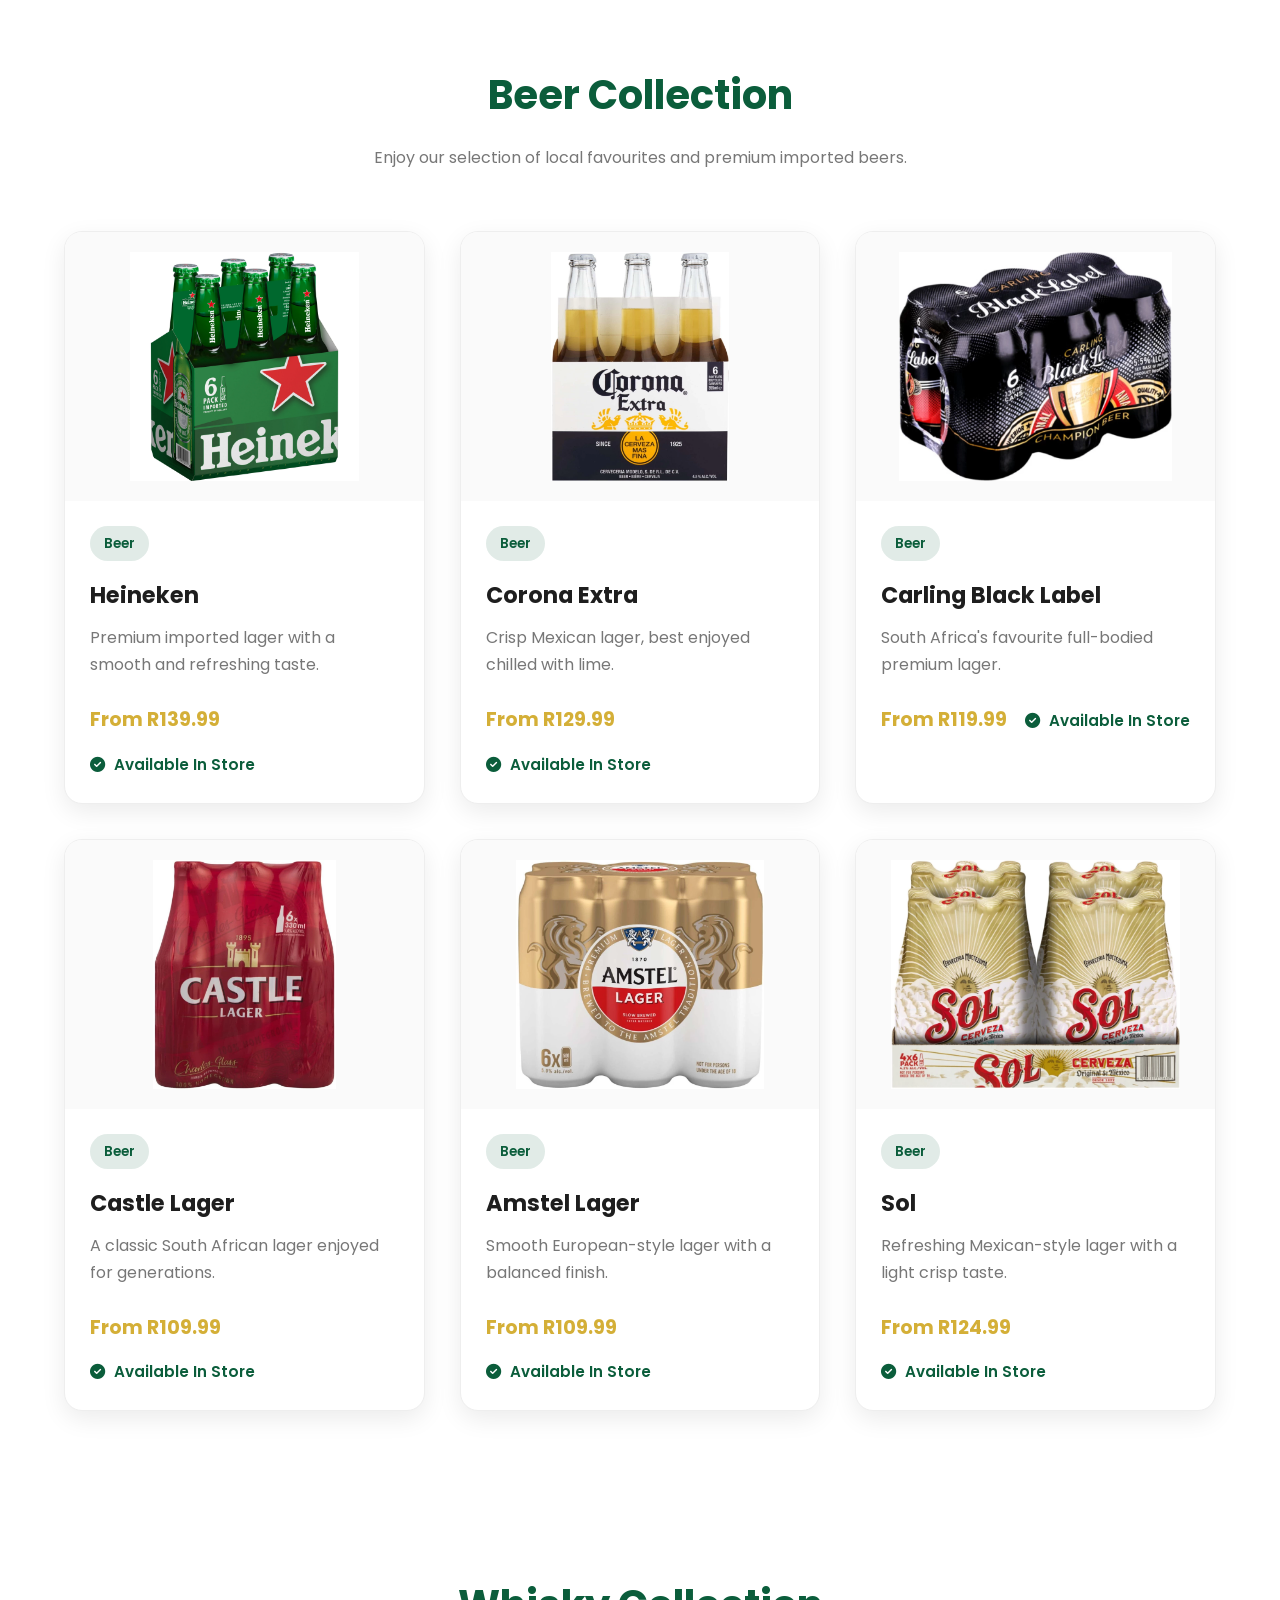
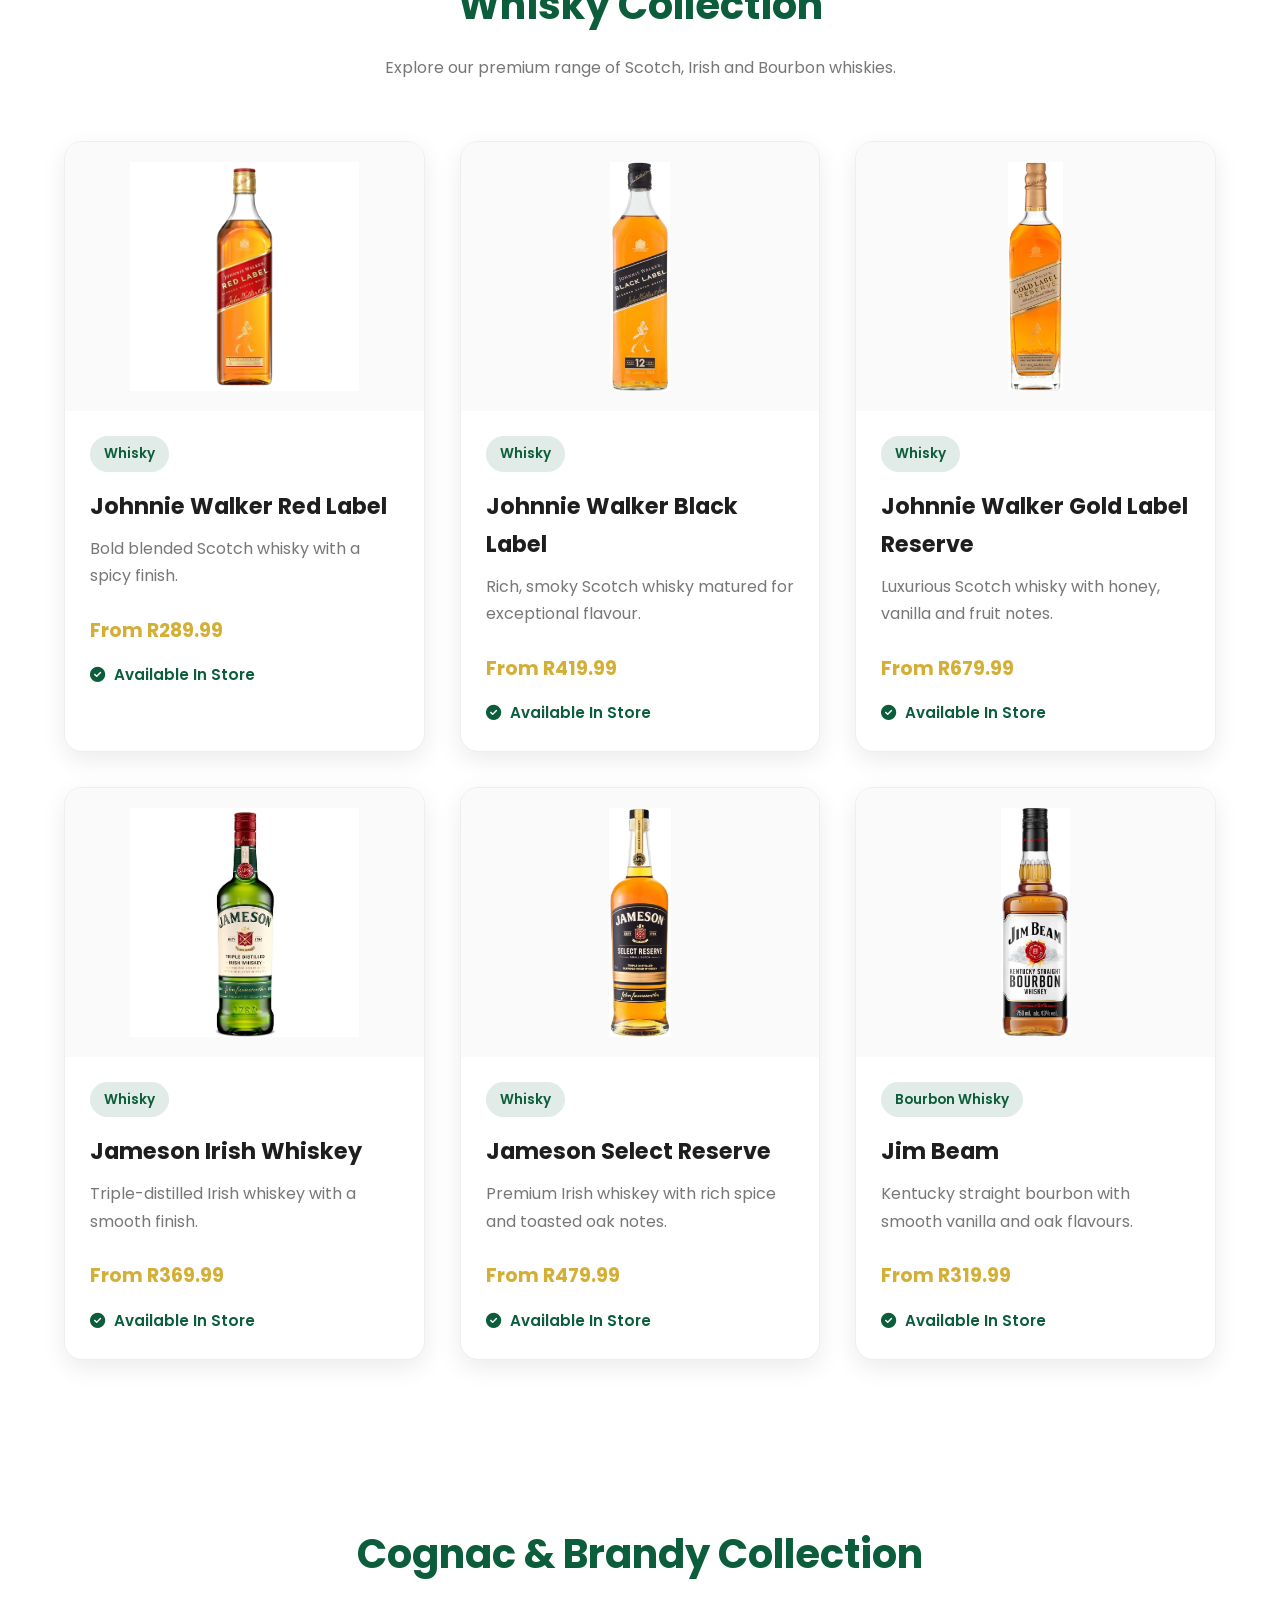
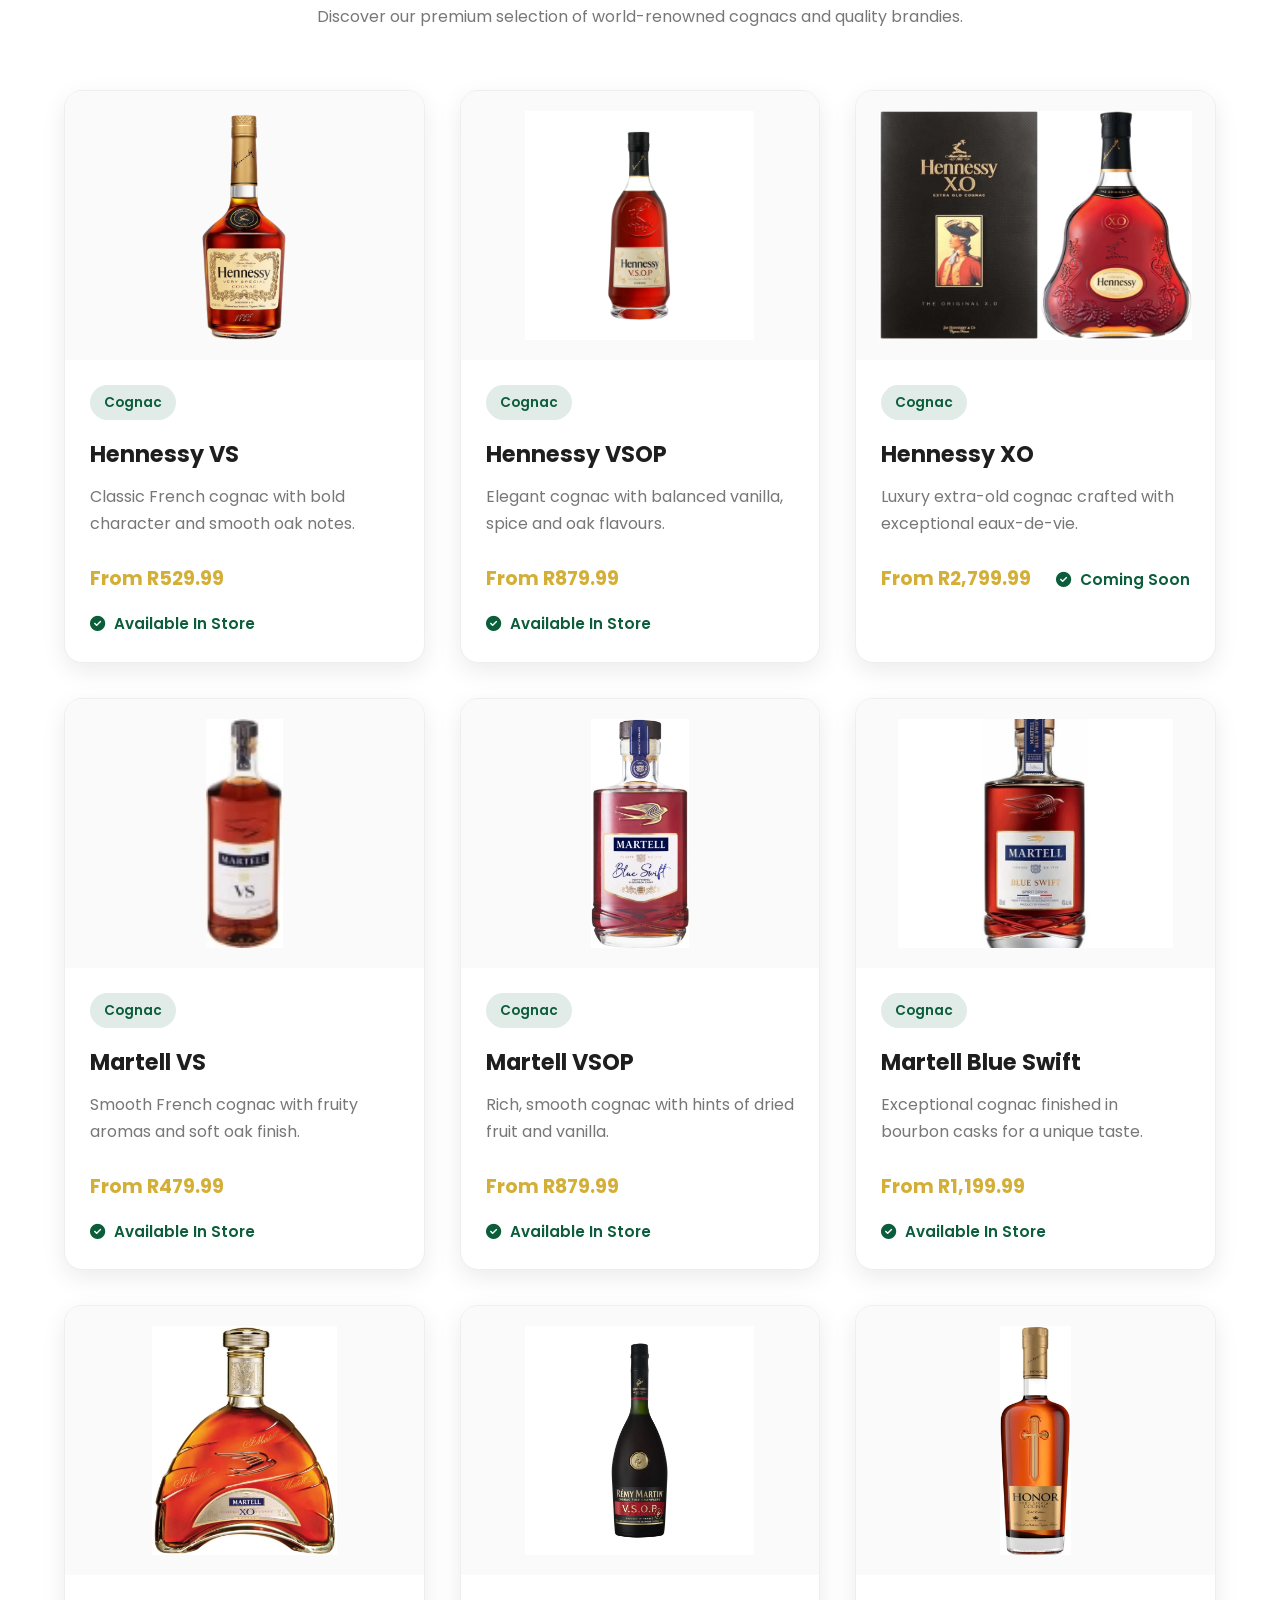
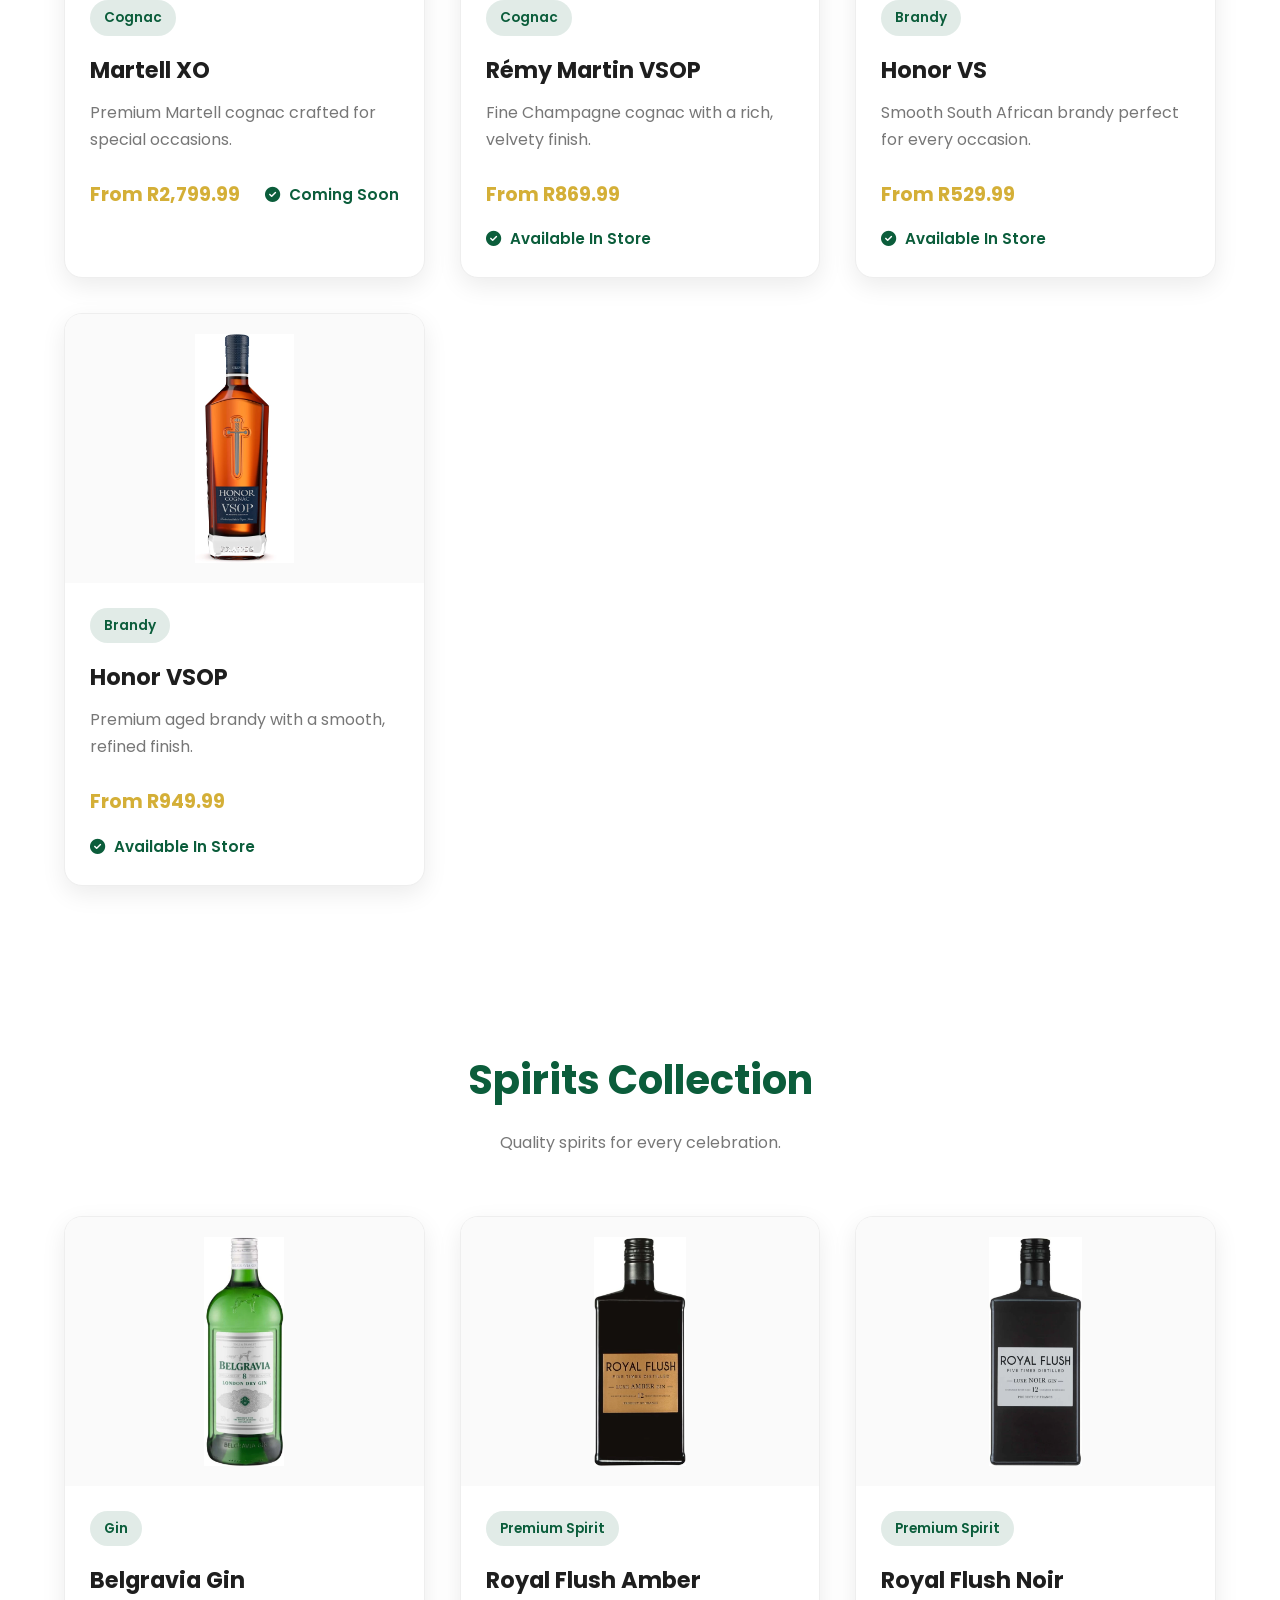
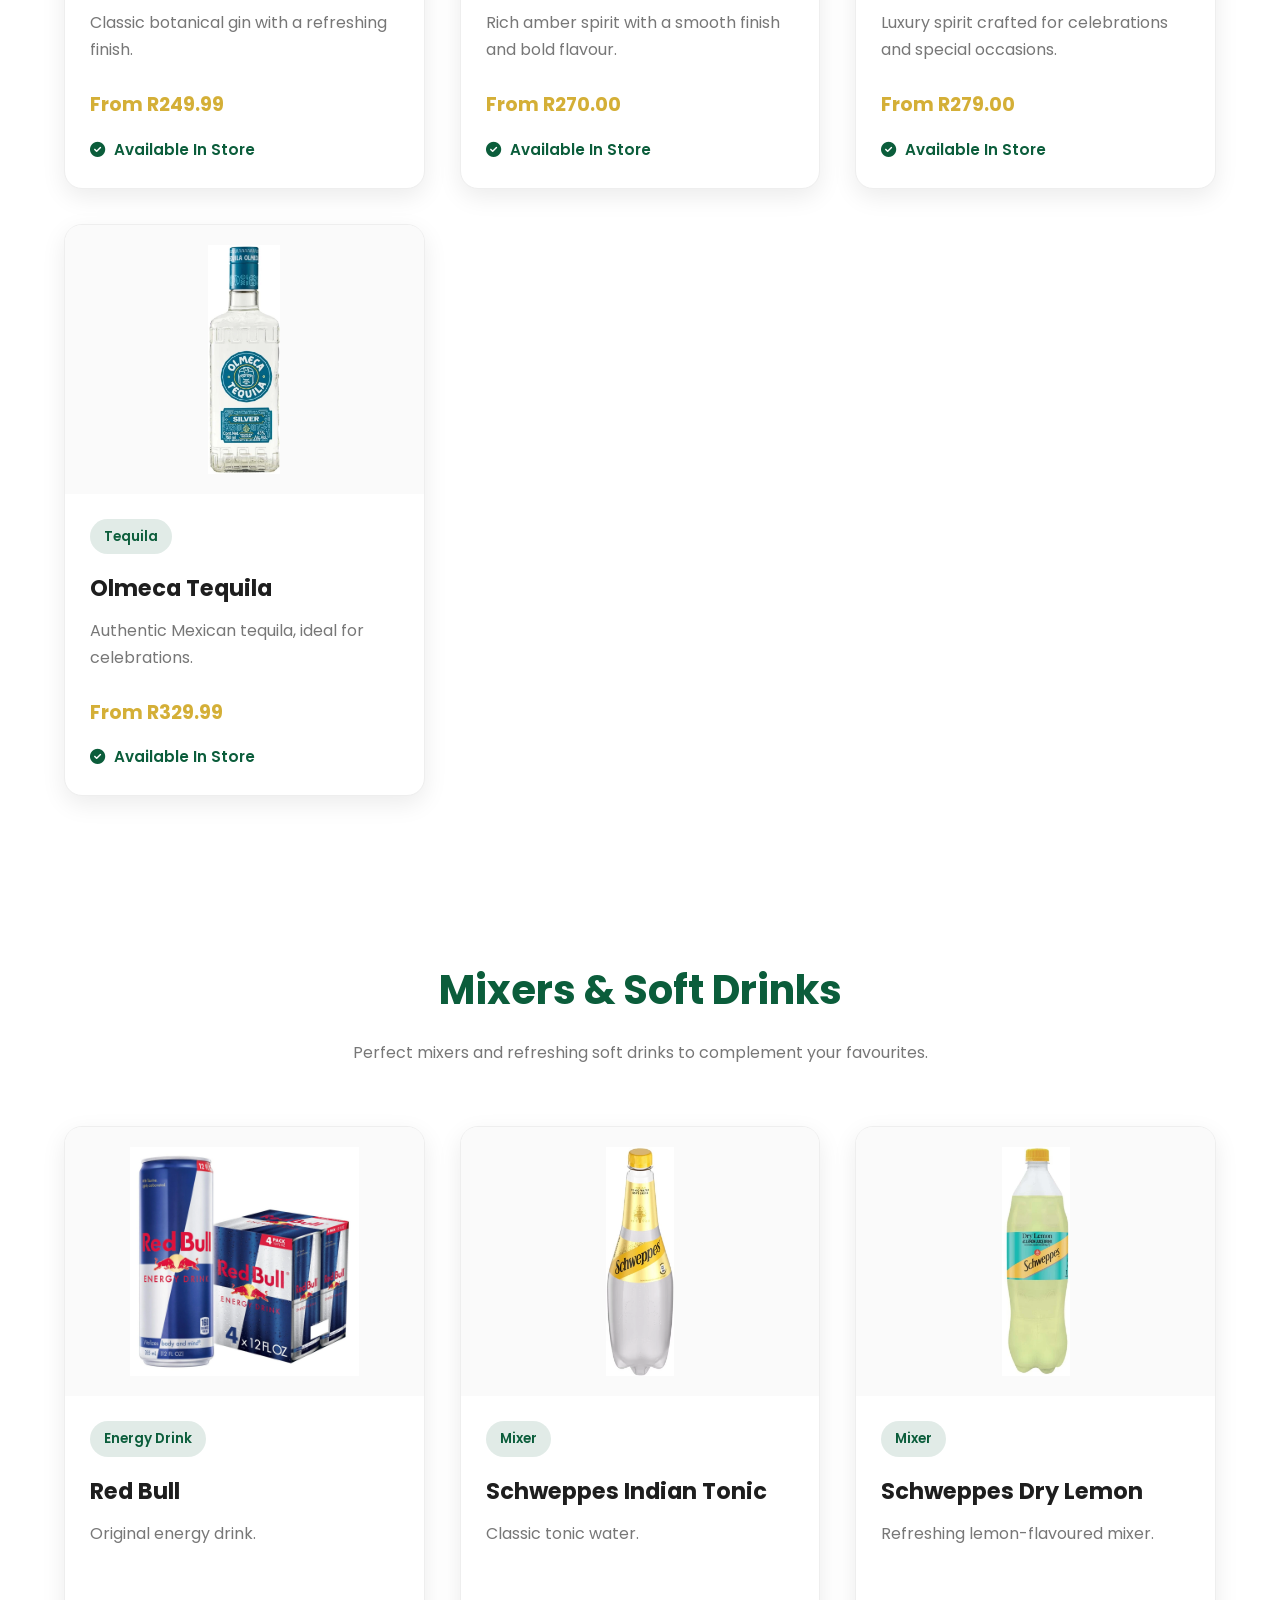
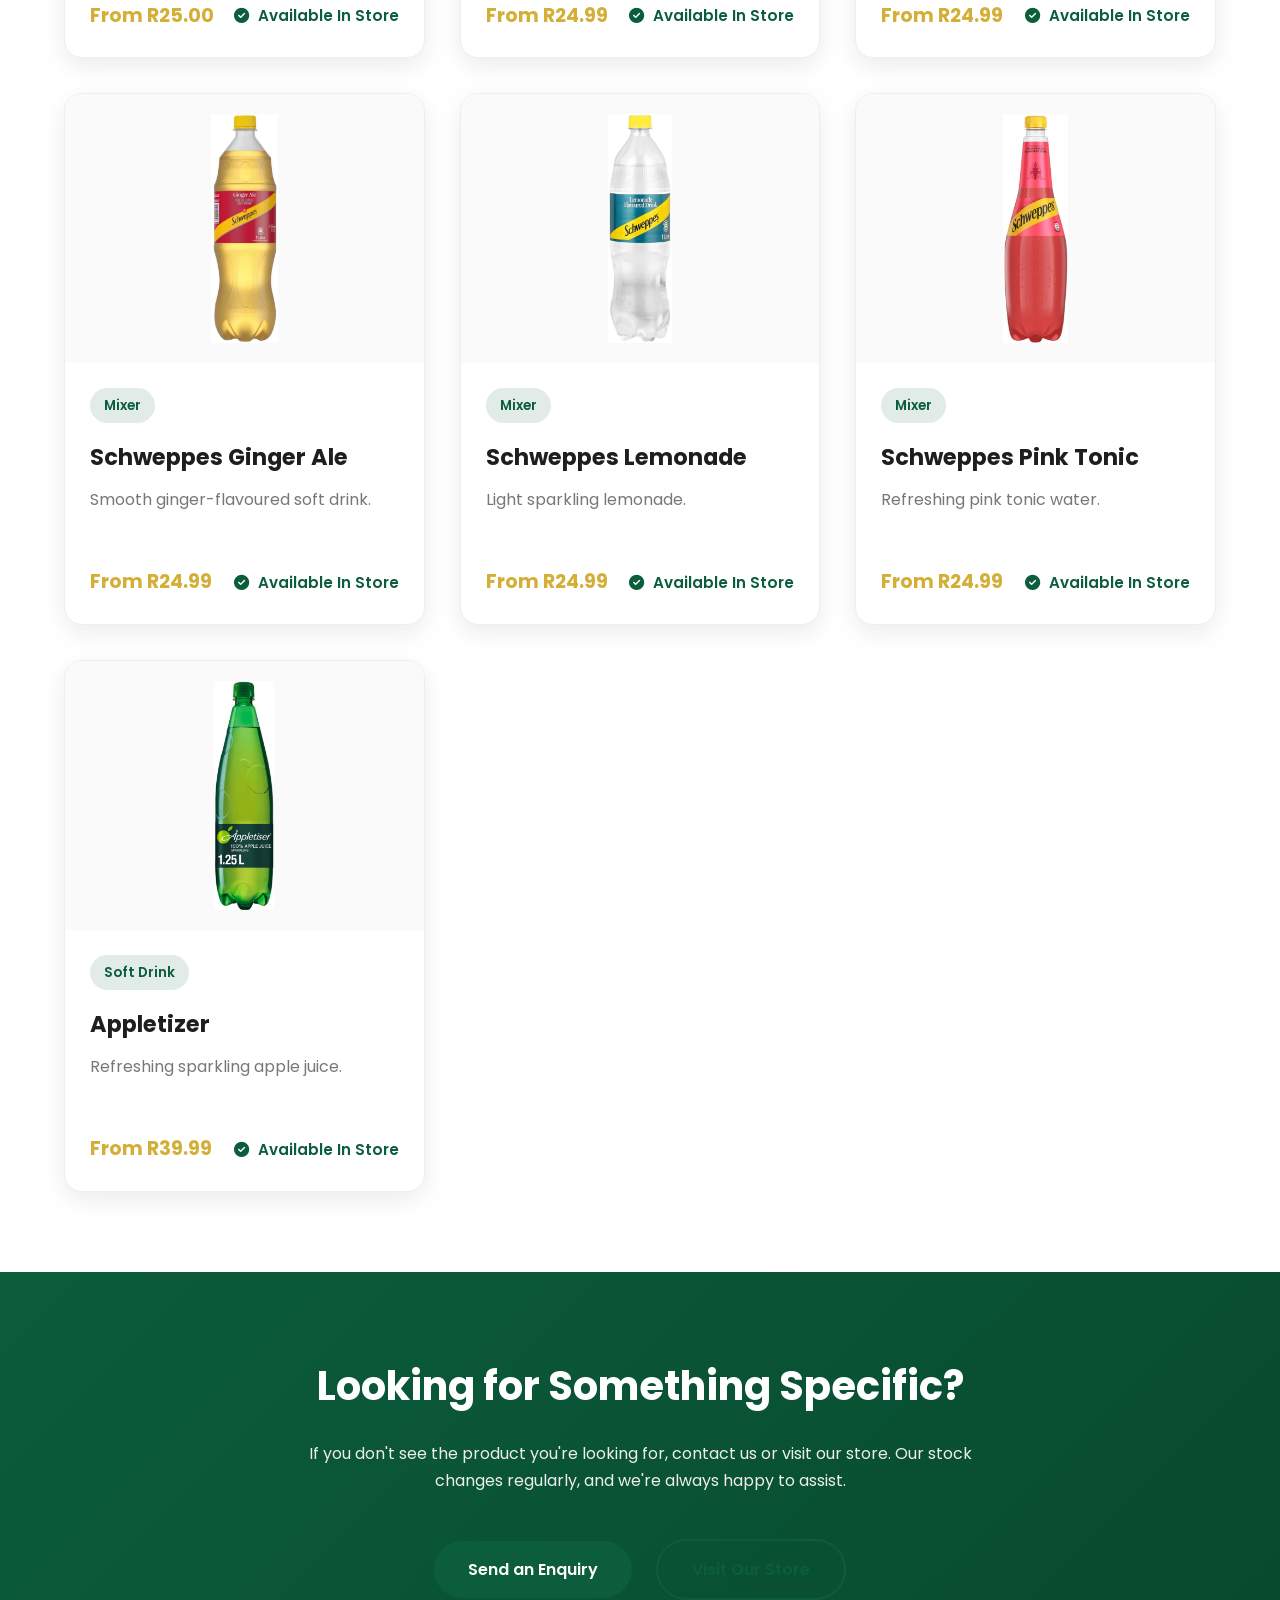
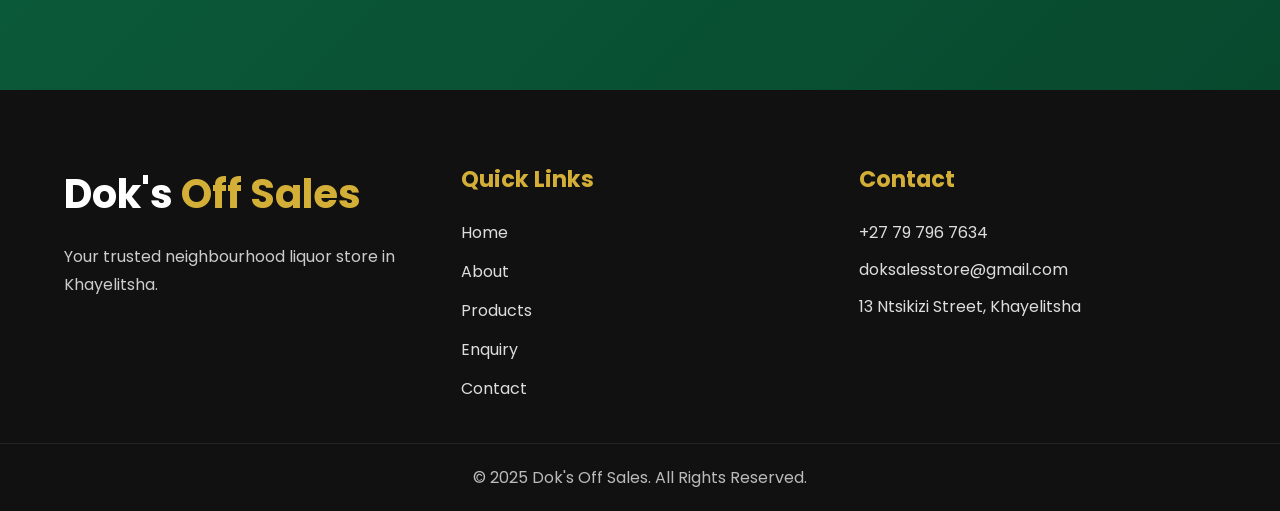
<file: products.html>
<!DOCTYPE html>
<html lang="en">

<head>

    <meta charset="UTF-8">
    <meta name="viewport" content="width=device-width, initial-scale=1.0">

    <title>Products | Dok's Off Sales</title>

    <meta name="description"
        content="Browse the premium beer, whisky, cognac, spirits and soft drinks available at Dok's Off Sales.">

    <!-- Google Fonts -->

    <link rel="preconnect" href="https://fonts.googleapis.com">

    <link rel="preconnect"
        href="https://fonts.gstatic.com"
        crossorigin>

    <link href="https://fonts.googleapis.com/css2?family=Poppins:wght@300;400;500;600;700;800&display=swap"
        rel="stylesheet">

    <!-- Font Awesome -->

    <link rel="stylesheet"
        href="https://cdnjs.cloudflare.com/ajax/libs/font-awesome/6.6.0/css/all.min.css">

    <!-- CSS -->

    <link rel="stylesheet" href="css/style.css">

    <meta name="keywords" content="beers Khayelitsha, whisky, cognac, spirits, soft drinks, Dok's Off Sales">
    <meta name="robots" content="index, follow">
    <meta property="og:site_name" content="Dok's Off Sales">
    <meta property="og:title" content="Products | Dok's Off Sales">
    <meta property="og:description" content="Browse the premium beer, whisky, cognac, spirits and soft drinks available at Dok's Off Sales.">

</head>

<body>

<a class="skip-link" href="#main-content">Skip to main content</a>

<div class="loader"></div>

<div class="progress-bar"></div>

<!-- ================= HEADER ================= -->

<header>

    <div class="container navbar">

        <a href="index.html" class="logo">

            <img src="images/store/dok'slogo.jpg"
                alt="Dok's Off Sales Logo" loading="lazy" srcset="images/store/responsive/dok'slogo-480.jpg 480w, images/store/responsive/dok'slogo-768.jpg 768w, images/store/responsive/dok'slogo-1200.jpg 1200w" sizes="(max-width: 768px) 100vw, (max-width: 1200px) 90vw, 1200px">

            <h2>Dok's <span>Off Sales</span></h2>

        </a>

        <ul class="nav-links">

            <li><a href="index.html">Home</a></li>

            <li><a href="about.html">About</a></li>

            <li><a class="active" href="products.html">Products</a></li>

            <li><a href="enquiry.html">Enquiry</a></li>

            <li><a href="contact.html">Contact</a></li>

        </ul>

        <a href="contact.html" class="nav-btn">

            Visit Store

        </a>

        <div class="menu-toggle">

            <span></span>
            <span></span>
            <span></span>

        </div>

    </div>

</header>

<!-- ================= HERO ================= -->

<main id="main-content">

<section class="hero" style="height:60vh;">

    <div class="hero-slider">

        <div class="slide active">

            <img src="images/store/products.jpg"
                alt="Dok's Off Sales Products" srcset="images/store/responsive/products-480.jpg 480w, images/store/responsive/products-768.jpg 768w, images/store/responsive/products-1200.jpg 1200w" sizes="(max-width: 768px) 100vw, (max-width: 1200px) 90vw, 1200px">

        </div>

    </div>

    <div class="hero-content">

        <div class="container">

            <div class="hero-badge">

                Premium Quality • Great Prices

            </div>

            <h1>

                Our Products

            </h1>

            <p>

                Browse our range of beers, whiskies, cognacs,
                premium spirits, soft drinks and mixers available
                at Dok's Off Sales.

            </p>

        </div>

    </div>

</section>

<!-- ================= CATEGORY NAVIGATION ================= -->

<section class="reveal">

<div class="container">

<div class="section-title">

<h2>Browse By Category</h2>

<p>

Find your favourite drinks quickly.

</p>

</div>

<div class="product-search" style="max-width:560px;margin:0 auto 24px;">
        <label for="productSearch" class="visually-hidden">Search products</label>
        <input id="productSearch" type="search" placeholder="Search products by name..." aria-label="Search products" style="width:100%;padding:14px 16px;border:1px solid #d4d4d4;border-radius:10px;font:inherit;">
    </div>
    <p id="productSearchStatus" role="status" aria-live="polite" style="text-align:center;"></p>
    <div class="category-buttons">

<button class="category-btn active">All</button>

<button class="category-btn">Beer</button>

<button class="category-btn">Whisky</button>

<button class="category-btn">Cognac</button>

<button class="category-btn">Premium Spirits</button>

<button class="category-btn">Mixers & Soft Drinks</button>

</div>

</div>

</section>

<!-- ==========================================
        BEER COLLECTION
=========================================== -->

<section class="products reveal">

    <div class="container">

        <div class="section-title">

            <h2>Beer Collection</h2>

            <p>
                Enjoy our selection of local favourites and premium imported beers.
            </p>

        </div>

        <div class="product-grid">

            <!-- Heineken -->
            <div class="product-card">

                <img src="images/products/heineken.png" alt="Heineken" loading="lazy">

                <div class="product-info">

                    <span class="product-category">Beer</span>

                    <h3>Heineken</h3>

                    <p>
                        Premium imported lager with a smooth and refreshing taste.
                    </p>

                    <div class="product-footer">

                        <span class="price">From R139.99</span>

                        <span class="availability">
                            <i class="fas fa-check-circle"></i>
                            Available In Store
                        </span>

                    </div>

                </div>

            </div>

            <!-- Corona -->
            <div class="product-card">

                <img src="images/products/corona.png" alt="Corona Extra" loading="lazy">

                <div class="product-info">

                    <span class="product-category">Beer</span>

                    <h3>Corona Extra</h3>

                    <p>
                        Crisp Mexican lager, best enjoyed chilled with lime.
                    </p>

                    <div class="product-footer">

                        <span class="price">From R129.99</span>

                        <span class="availability">
                            <i class="fas fa-check-circle"></i>
                            Available In Store
                        </span>

                    </div>

                </div>

            </div>

            <!-- Black Label -->
            <div class="product-card">

                <img src="images/products/blacklabel.jpg" alt="Black Label" loading="lazy">

                <div class="product-info">

                    <span class="product-category">Beer</span>

                    <h3>Carling Black Label</h3>

                    <p>
                        South Africa's favourite full-bodied premium lager.
                    </p>

                    <div class="product-footer">

                        <span class="price">From R119.99</span>

                        <span class="availability">
                            <i class="fas fa-check-circle"></i>
                            Available In Store
                        </span>

                    </div>

                </div>

            </div>

            <!-- Castle -->
            <div class="product-card">

                <img src="images/products/castlelager.jpg" alt="Castle Lager" loading="lazy">

                <div class="product-info">

                    <span class="product-category">Beer</span>

                    <h3>Castle Lager</h3>

                    <p>
                        A classic South African lager enjoyed for generations.
                    </p>

                    <div class="product-footer">

                        <span class="price">From R109.99</span>

                        <span class="availability">
                            <i class="fas fa-check-circle"></i>
                            Available In Store
                        </span>

                    </div>

                </div>

            </div>

            <!-- Amstel -->
            <div class="product-card">

                <img src="images/products/Amstel.png" alt="Amstel" loading="lazy">

                <div class="product-info">

                    <span class="product-category">Beer</span>

                    <h3>Amstel Lager</h3>

                    <p>
                        Smooth European-style lager with a balanced finish.
                    </p>

                    <div class="product-footer">

                        <span class="price">From R109.99</span>

                        <span class="availability">
                            <i class="fas fa-check-circle"></i>
                            Available In Store
                        </span>

                    </div>

                </div>

            </div>

            <!-- Sol -->
            <div class="product-card">

                <img src="images/products/Sol.png" alt="Sol" loading="lazy">

                <div class="product-info">

                    <span class="product-category">Beer</span>

                    <h3>Sol</h3>

                    <p>
                        Refreshing Mexican-style lager with a light crisp taste.
                    </p>

                    <div class="product-footer">

                        <span class="price">From R124.99</span>

                        <span class="availability">
                            <i class="fas fa-check-circle"></i>
                            Available In Store
                        </span>

                    </div>

                </div>

            </div>

        </div>

    </div>

</section>

<!-- ==========================================
        WHISKY COLLECTION
=========================================== -->

<section class="products reveal">

    <div class="container">

        <div class="section-title">

            <h2>Whisky Collection</h2>

            <p>
                Explore our premium range of Scotch, Irish and Bourbon whiskies.
            </p>

        </div>

        <div class="product-grid">

            <!-- Johnnie Walker Red Label -->

            <div class="product-card">

                <img src="images/products/JohnnieWalkerRedLabelBlendedScotchWhisky.png"
                     alt="Johnnie Walker Red Label" loading="lazy">

                <div class="product-info">

                    <span class="product-category">Whisky</span>

                    <h3>Johnnie Walker Red Label</h3>

                    <p>
                        Bold blended Scotch whisky with a spicy finish.
                    </p>

                    <div class="product-footer">

                        <span class="price">From R289.99</span>

                        <span class="availability">
                            <i class="fas fa-check-circle"></i>
                            Available In Store
                        </span>

                    </div>

                </div>

            </div>

            <!-- Johnnie Walker Black Label -->

            <div class="product-card">

                <img src="images/products/johhniewalkerblacklabel.png"
                     alt="Johnnie Walker Black Label" loading="lazy">

                <div class="product-info">

                    <span class="product-category">Whisky</span>

                    <h3>Johnnie Walker Black Label</h3>

                    <p>
                        Rich, smoky Scotch whisky matured for exceptional flavour.
                    </p>

                    <div class="product-footer">

                        <span class="price">From R419.99</span>

                        <span class="availability">
                            <i class="fas fa-check-circle"></i>
                            Available In Store
                        </span>

                    </div>

                </div>

            </div>

            <!-- Johnnie Walker Gold Label -->

            <div class="product-card">

                <img src="images/products/Johnniewalkergoldlabel.png"
                     alt="Johnnie Walker Gold Label Reserve" loading="lazy">

                <div class="product-info">

                    <span class="product-category">Whisky</span>

                    <h3>Johnnie Walker Gold Label Reserve</h3>

                    <p>
                        Luxurious Scotch whisky with honey, vanilla and fruit notes.
                    </p>

                    <div class="product-footer">

                        <span class="price">From R679.99</span>

                        <span class="availability">
                            <i class="fas fa-check-circle"></i>
                            Available In Store
                        </span>

                    </div>

                </div>

            </div>

            <!-- Jameson -->

            <div class="product-card">

                <img src="images/products/JamesonOriginalIrishWhiskey.png"
                     alt="Jameson Irish Whiskey" loading="lazy">

                <div class="product-info">

                    <span class="product-category">Whisky</span>

                    <h3>Jameson Irish Whiskey</h3>

                    <p>
                        Triple-distilled Irish whiskey with a smooth finish.
                    </p>

                    <div class="product-footer">

                        <span class="price">From R369.99</span>

                        <span class="availability">
                            <i class="fas fa-check-circle"></i>
                            Available In Store
                        </span>

                    </div>

                </div>

            </div>

            <!-- Jameson Select Reserve -->

            <div class="product-card">

                <img src="images/products/JamesonSelectReserve.jpg"
                     alt="Jameson Select Reserve" loading="lazy">

                <div class="product-info">

                    <span class="product-category">Whisky</span>

                    <h3>Jameson Select Reserve</h3>

                    <p>
                        Premium Irish whiskey with rich spice and toasted oak notes.
                    </p>

                    <div class="product-footer">

                        <span class="price">From R479.99</span>

                        <span class="availability">
                            <i class="fas fa-check-circle"></i>
                            Available In Store
                        </span>

                    </div>

                </div>

            </div>

            <!-- Jim Beam -->

            <div class="product-card">

                <img src="images/products/Jimbeam.png"
                     alt="Jim Beam" loading="lazy">

                <div class="product-info">

                    <span class="product-category">Bourbon Whisky</span>

                    <h3>Jim Beam</h3>

                    <p>
                        Kentucky straight bourbon with smooth vanilla and oak flavours.
                    </p>

                    <div class="product-footer">

                        <span class="price">From R319.99</span>

                        <span class="availability">
                            <i class="fas fa-check-circle"></i>
                            Available In Store
                        </span>

                    </div>

                </div>

            </div>

        </div>

    </div>

</section>

<!-- ==========================================
        COGNAC & BRANDY COLLECTION
=========================================== -->

<section class="products reveal">

    <div class="container">

        <div class="section-title">

            <h2>Cognac & Brandy Collection</h2>

            <p>
                Discover our premium selection of world-renowned cognacs and quality brandies.
            </p>

        </div>

        <div class="product-grid">

            <!-- Hennessy VS -->
            <div class="product-card">
                <img src="images/products/hennessy.png" alt="Hennessy VS" loading="lazy">

                <div class="product-info">

                    <span class="product-category">Cognac</span>

                    <h3>Hennessy VS</h3>

                    <p>Classic French cognac with bold character and smooth oak notes.</p>

                    <div class="product-footer">
                        <span class="price">From R529.99</span>

                        <span class="availability">
                            <i class="fas fa-check-circle"></i>
                            Available In Store
                        </span>
                    </div>

                </div>

            </div>

            <!-- Hennessy VSOP -->
            <div class="product-card">
                <img src="images/products/hennessyvsop.png" alt="Hennessy VSOP" loading="lazy">

                <div class="product-info">

                    <span class="product-category">Cognac</span>

                    <h3>Hennessy VSOP</h3>

                    <p>Elegant cognac with balanced vanilla, spice and oak flavours.</p>

                    <div class="product-footer">
                        <span class="price">From R879.99</span>

                        <span class="availability">
                            <i class="fas fa-check-circle"></i>
                            Available In Store
                        </span>
                    </div>

                </div>

            </div>

            <!-- Hennessy XO -->
            <div class="product-card">
                <img src="images/products/hennessyxo.png" alt="Hennessy XO" loading="lazy">

                <div class="product-info">

                    <span class="product-category">Cognac</span>

                    <h3>Hennessy XO</h3>

                    <p>Luxury extra-old cognac crafted with exceptional eaux-de-vie.</p>

                    <div class="product-footer">
                        <span class="price">From R2,799.99</span>

                        <span class="availability">
                            <i class="fas fa-check-circle"></i>
                            Coming Soon
                        </span>
                    </div>

                </div>

            </div>

            <!-- Martell VS -->
            <div class="product-card">
                <img src="images/products/Martell.png" alt="Martell VS" loading="lazy">

                <div class="product-info">

                    <span class="product-category">Cognac</span>

                    <h3>Martell VS</h3>

                    <p>Smooth French cognac with fruity aromas and soft oak finish.</p>

                    <div class="product-footer">
                        <span class="price">From R479.99</span>

                        <span class="availability">
                            <i class="fas fa-check-circle"></i>
                            Available In Store
                        </span>
                    </div>

                </div>

            </div>

            <!-- Martell VSOP -->
            <div class="product-card">
                <img src="images/products/Martellvsop.png" alt="Martell VSOP" loading="lazy">

                <div class="product-info">

                    <span class="product-category">Cognac</span>

                    <h3>Martell VSOP</h3>

                    <p>Rich, smooth cognac with hints of dried fruit and vanilla.</p>

                    <div class="product-footer">
                        <span class="price">From R879.99</span>

                        <span class="availability">
                            <i class="fas fa-check-circle"></i>
                            Available In Store
                        </span>
                    </div>

                </div>

            </div>

            <!-- Martell Blue Swift -->
            <div class="product-card">
                <img src="images/products/martellblueswift.png" alt="Martell Blue Swift" loading="lazy">

                <div class="product-info">

                    <span class="product-category">Cognac</span>

                    <h3>Martell Blue Swift</h3>

                    <p>Exceptional cognac finished in bourbon casks for a unique taste.</p>

                    <div class="product-footer">
                        <span class="price">From R1,199.99</span>

                        <span class="availability">
                            <i class="fas fa-check-circle"></i>
                            Available In Store
                        </span>
                    </div>

                </div>

            </div>

            <!-- Martell XO -->
            <div class="product-card">
                <img src="images/products/MartellXO.png" alt="Martell XO" loading="lazy">

                <div class="product-info">

                    <span class="product-category">Cognac</span>

                    <h3>Martell XO</h3>

                    <p>Premium Martell cognac crafted for special occasions.</p>

                    <div class="product-footer">
                        <span class="price">From R2,799.99</span>

                        <span class="availability">
                            <i class="fas fa-check-circle"></i>
                            Coming Soon
                        </span>
                    </div>

                </div>

            </div>

            <!-- Remy Martin VSOP -->
            <div class="product-card">
                <img src="images/products/RemyMartinVSOP.png" alt="Remy Martin VSOP" loading="lazy">

                <div class="product-info">

                    <span class="product-category">Cognac</span>

                    <h3>Rémy Martin VSOP</h3>

                    <p>Fine Champagne cognac with a rich, velvety finish.</p>

                    <div class="product-footer">
                        <span class="price">From R869.99</span>

                        <span class="availability">
                            <i class="fas fa-check-circle"></i>
                            Available In Store
                        </span>
                    </div>

                </div>

            </div>

            <!-- Honor VS -->
            <div class="product-card">
                <img src="images/products/Honorvs.png" alt="Honor VS" loading="lazy">

                <div class="product-info">

                    <span class="product-category">Brandy</span>

                    <h3>Honor VS</h3>

                    <p>Smooth South African brandy perfect for every occasion.</p>

                    <div class="product-footer">
                        <span class="price">From R529.99</span>

                        <span class="availability">
                            <i class="fas fa-check-circle"></i>
                            Available In Store
                        </span>
                    </div>

                </div>

            </div>

            <!-- Honor VSOP -->
            <div class="product-card">
                <img src="images/products/Honorvsop.png" alt="Honor VSOP" loading="lazy">

                <div class="product-info">

                    <span class="product-category">Brandy</span>

                    <h3>Honor VSOP</h3>

                    <p>Premium aged brandy with a smooth, refined finish.</p>

                    <div class="product-footer">
                        <span class="price">From R949.99</span>

                        <span class="availability">
                            <i class="fas fa-check-circle"></i>
                            Available In Store
                        </span>
                    </div>

                </div>

            </div>

        </div>

    </div>

</section>

<!-- ==========================================
        SPIRITS COLLECTION
=========================================== -->

<section class="products reveal">

    <div class="container">

        <div class="section-title">

            <h2>Spirits Collection</h2>

            <p>
                Quality spirits for every celebration.
            </p>

        </div>

        <div class="product-grid">

            <!-- Belgravia Gin -->

            <div class="product-card">

                <img src="images/products/Belgravia.png" alt="Belgravia Gin" loading="lazy">

                <div class="product-info">

                    <span class="product-category">Gin</span>

                    <h3>Belgravia Gin</h3>

                    <p>Classic botanical gin with a refreshing finish.</p>

                    <div class="product-footer">

                        <span class="price">From R249.99</span>

                        <span class="availability">
                            <i class="fas fa-check-circle"></i>
                            Available In Store
                        </span>

                    </div>

                </div>

            </div>

             
            <!-- Royal Flush Luxe Amber -->
            <div class="product-card">
                <img src="images/products/Royalflushamber.png" alt="Royal Flush Amber" loading="lazy">

                <div class="product-info">

                    <span class="product-category">Premium Spirit</span>

                    <h3>Royal Flush Amber</h3>

                    <p>Rich amber spirit with a smooth finish and bold flavour.</p>

                    <div class="product-footer">
                        <span class="price">From R270.00</span>

                        <span class="availability">
                            <i class="fas fa-check-circle"></i>
                            Available In Store
                        </span>
                    </div>

                </div>

            </div>

            <!-- Royal Flush Luxe Noir -->
            <div class="product-card">
                <img src="images/products/Royalflushluxenoir.png" alt="Royal Flush Luxe Noir" loading="lazy">

                <div class="product-info">

                    <span class="product-category">Premium Spirit</span>

                    <h3>Royal Flush Noir</h3>

                    <p>Luxury spirit crafted for celebrations and special occasions.</p>

                    <div class="product-footer">
                        <span class="price">From R279.00</span>

                        <span class="availability">
                            <i class="fas fa-check-circle"></i>
                            Available In Store
                        </span>
                    </div>

                </div>

            </div>

            <!-- Olmeca -->

            <div class="product-card">

                <img src="images/products/Olmecablanco.png" alt="Olmeca Tequila" loading="lazy">

                <div class="product-info">

                    <span class="product-category">Tequila</span>

                    <h3>Olmeca Tequila</h3>

                    <p>Authentic Mexican tequila, ideal for celebrations.</p>

                    <div class="product-footer">

                        <span class="price">From R329.99</span>

                        <span class="availability">
                            <i class="fas fa-check-circle"></i>
                            Available In Store
                        </span>

                    </div>

                </div>

            </div>

        </div>

    </div>

</section>

<!-- ==========================================
        MIXERS & SOFT DRINKS
=========================================== -->

<section class="products reveal">

    <div class="container">

        <div class="section-title">

            <h2>Mixers & Soft Drinks</h2>

            <p>
                Perfect mixers and refreshing soft drinks to complement your favourites.
            </p>

        </div>

        <div class="product-grid">

            <div class="product-card">
                <img src="images/products/RedBullEnergyDrink.png" alt="Red Bull" loading="lazy">
                <div class="product-info">
                    <span class="product-category">Energy Drink</span>
                    <h3>Red Bull</h3>
                    <p>Original energy drink.</p>
                    <div class="product-footer">
                        <span class="price">From R25.00</span>
                        <span class="availability"><i class="fas fa-check-circle"></i> Available In Store</span>
                    </div>
                </div>
            </div>

            <div class="product-card">
                <img src="images/products/Indiantonic.png" alt="Schweppes Indian Tonic" loading="lazy">
                <div class="product-info">
                    <span class="product-category">Mixer</span>
                    <h3>Schweppes Indian Tonic</h3>
                    <p>Classic tonic water.</p>
                    <div class="product-footer">
                        <span class="price">From R24.99</span>
                        <span class="availability"><i class="fas fa-check-circle"></i> Available In Store</span>
                    </div>
                </div>
            </div>

            <div class="product-card">
                <img src="images/products/drylemon.png" alt="Schweppes Dry Lemon" loading="lazy">
                <div class="product-info">
                    <span class="product-category">Mixer</span>
                    <h3>Schweppes Dry Lemon</h3>
                    <p>Refreshing lemon-flavoured mixer.</p>
                    <div class="product-footer">
                        <span class="price">From R24.99</span>
                        <span class="availability"><i class="fas fa-check-circle"></i> Available In Store</span>
                    </div>
                </div>
            </div>

            <div class="product-card">
                <img src="images/products/Gingerale.png" alt="Schweppes Ginger Ale" loading="lazy">
                <div class="product-info">
                    <span class="product-category">Mixer</span>
                    <h3>Schweppes Ginger Ale</h3>
                    <p>Smooth ginger-flavoured soft drink.</p>
                    <div class="product-footer">
                        <span class="price">From R24.99</span>
                        <span class="availability"><i class="fas fa-check-circle"></i> Available In Store</span>
                    </div>
                </div>
            </div>

            <div class="product-card">
                <img src="images/products/lemondade.png" alt="Schweppes Lemonade" loading="lazy">
                <div class="product-info">
                    <span class="product-category">Mixer</span>
                    <h3>Schweppes Lemonade</h3>
                    <p>Light sparkling lemonade.</p>
                    <div class="product-footer">
                        <span class="price">From R24.99</span>
                        <span class="availability"><i class="fas fa-check-circle"></i> Available In Store</span>
                    </div>
                </div>
            </div>

            <div class="product-card">
                <img src="images/products/pinktonic.png" alt="Schweppes Pink Tonic" loading="lazy">
                <div class="product-info">
                    <span class="product-category">Mixer</span>
                    <h3>Schweppes Pink Tonic</h3>
                    <p>Refreshing pink tonic water.</p>
                    <div class="product-footer">
                        <span class="price">From R24.99</span>
                        <span class="availability"><i class="fas fa-check-circle"></i> Available In Store</span>
                    </div>
                </div>
            </div>

            <div class="product-card">
                <img src="images/products/appletiser.png" alt="Appletizer" loading="lazy">
                <div class="product-info">
                    <span class="product-category">Soft Drink</span>
                    <h3>Appletizer</h3>
                    <p>Refreshing sparkling apple juice.</p>
                    <div class="product-footer">
                        <span class="price">From R39.99</span>
                        <span class="availability"><i class="fas fa-check-circle"></i> Available In Store</span>
                    </div>
                </div>
            </div>

        </div>

    </div>

</section>

<!-- ==========================================
        CALL TO ACTION
=========================================== -->

<section class="cta reveal">

    <div class="container">

        <h2>Looking for Something Specific?</h2>

        <p>

            If you don't see the product you're looking for, contact us or visit our store.
            Our stock changes regularly, and we're always happy to assist.

        </p>

        <a href="enquiry.html" class="btn btn-primary">Send an Enquiry</a>

        <a href="contact.html" class="btn btn-outline">Visit Our Store</a>

    </div>

</section>

<!-- ==========================================
        FOOTER
=========================================== -->

</main>

<footer>

    <div class="container footer-grid">

        <div class="footer-logo">

            <h2>Dok's <span>Off Sales</span></h2>

            <p>
                Your trusted neighbourhood liquor store in Khayelitsha.
            </p>

        </div>

        <div class="footer-links">

            <h3>Quick Links</h3>

            <ul>

                <li><a href="index.html">Home</a></li>

                <li><a href="about.html">About</a></li>

                <li><a href="products.html">Products</a></li>

                <li><a href="enquiry.html">Enquiry</a></li>

                <li><a href="contact.html">Contact</a></li>

            </ul>

        </div>

        <div class="footer-contact">

            <h3>Contact</h3>

            <p>+27 79 796 7634</p>

            <p>doksalesstore@gmail.com</p>

            <p>13 Ntsikizi Street, Khayelitsha</p>

        </div>

    </div>

    <div class="footer-bottom">

        <p>&copy; 2025 Dok's Off Sales. All Rights Reserved.</p>

    </div>

</footer>

<button id="backToTop">
    <i class="fas fa-arrow-up"></i>
</button>

<script src="js/script.js"></script>

</body>
</html>
</file>
<file: css/style.css>
/*==================================================
  DOK'S OFF SALES WEBSITE
  Author: Rodri
==================================================*/

/*==============================
 GOOGLE FONTS
==============================*/

@import url('https://fonts.googleapis.com/css2?family=Poppins:wght@300;400;500;600;700;800&display=swap');

/*==============================
 CSS VARIABLES
==============================*/

:root{

    --primary:#0B5D3B;
    --primary-dark:#08492E;

    --secondary:#D4AF37;

    --black:#1E1E1E;
    --white:#FFFFFF;

    --light:#F8F9FA;

    --grey:#777777;

    --border:#E5E5E5;

    --shadow:0 12px 35px rgba(0,0,0,.12);

    --radius:16px;

    --transition:.35s ease;

    --max-width:1200px;

}

/*==============================
 RESET
==============================*/

*{
    margin:0;
    padding:0;
    box-sizing:border-box;
}

html{

    scroll-behavior:smooth;

}

body{

    font-family:'Poppins',sans-serif;

    background:var(--white);

    color:var(--black);

    line-height:1.7;

    overflow-x:hidden;

}

img{

    width:100%;

    display:block;

}

a{

    text-decoration:none;

    color:inherit;

}

ul{

    list-style:none;

}

button{

    font-family:inherit;

    cursor:pointer;

}

section{

    padding:80px 0;

}

.container{

    width:90%;

    max-width:var(--max-width);

    margin:auto;

}

/*==============================
 TYPOGRAPHY
==============================*/

h1{

    font-size:3.5rem;

    line-height:1.1;

}

h2{

    font-size:2.5rem;

    margin-bottom:15px;

}

h3{

    font-size:1.4rem;

}

p{

    color:var(--grey);

    font-size:1rem;

}

/*==============================
 SECTION TITLES
==============================*/

.section-title{

    text-align:center;

    margin-bottom:60px;

}

.section-title h2{

    color:var(--primary);

    margin-bottom:15px;

}

.section-title p{

    max-width:650px;

    margin:auto;

}

/*==============================
 BUTTONS
==============================*/

.btn{

    display:inline-block;

    padding:15px 34px;

    border-radius:40px;

    transition:var(--transition);

    font-weight:600;

}

.btn-primary{

    background:var(--primary);

    color:white;

}

.btn-primary:hover{

    background:var(--secondary);

    color:var(--black);

}

.btn-outline{

    border:2px solid var(--primary);

    color:var(--primary);

}

.btn-outline:hover{

    background:var(--primary);

    color:white;

}

/*==============================
 REVEAL ANIMATION
==============================*/

.reveal{

    opacity:0;

    transform:translateY(60px);

    transition:1s;

}

.reveal.active{

    opacity:1;

    transform:translateY(0);

}

/*==================================================
  HEADER & NAVIGATION
==================================================*/

header{

    position:fixed;

    top:0;
    left:0;

    width:100%;

    background:rgba(255,255,255,.98);

    backdrop-filter:blur(12px);

    box-shadow:0 2px 15px rgba(0,0,0,.08);

    z-index:1000;

}

.navbar{

    display:flex;

    justify-content:space-between;

    align-items:center;

    height:90px;

}

/*==============================
 LOGO
==============================*/

.logo{

    display:flex;

    align-items:center;

    gap:12px;

}

.logo img{

    width:55px;

    height:55px;

    object-fit:contain;

}

.logo h2{

    margin:0;

    font-size:1.7rem;

    color:var(--primary);

    font-weight:700;

}

.logo span{

    color:var(--secondary);

}

/*==============================
 NAVIGATION LINKS
==============================*/

.nav-links{

    display:flex;

    align-items:center;

    gap:35px;

}

.nav-links li{

    position:relative;

}

.nav-links a{

    font-weight:600;

    color:var(--black);

    transition:var(--transition);

    position:relative;

    padding:5px 0;

}

/* Gold underline animation */

.nav-links a::after{

    content:"";

    position:absolute;

    left:0;

    bottom:-6px;

    width:0;

    height:3px;

    background:var(--secondary);

    transition:var(--transition);

}

.nav-links a:hover::after,

.nav-links a.active::after{

    width:100%;

}

.nav-links a:hover,

.nav-links a.active{

    color:var(--primary);

}

/*==============================
 VISIT STORE BUTTON
==============================*/

.nav-btn{

    display:inline-block;

    background:var(--primary);

    color:white;

    padding:12px 28px;

    border-radius:50px;

    font-weight:600;

    transition:var(--transition);

}

.nav-btn:hover{

    background:var(--secondary);

    color:var(--black);

}

/*==============================
 MOBILE MENU
==============================*/

.menu-toggle{

    display:none;

    flex-direction:column;

    gap:6px;

    cursor:pointer;

}

.menu-toggle span{

    width:28px;

    height:3px;

    background:var(--primary);

    border-radius:10px;

    transition:.3s;

}

/*==============================
 MOBILE RESPONSIVE
==============================*/

@media(max-width:900px){

.nav-links{

    position:absolute;

    top:90px;

    left:-100%;

    width:100%;

    background:white;

    flex-direction:column;

    padding:30px 0;

    gap:25px;

    transition:.4s;

    box-shadow:0 10px 25px rgba(0,0,0,.08);

}

.nav-links.active{

    left:0;

}

.nav-btn{

    display:none;

}

.menu-toggle{

    display:flex;

}

}

/*==================================================
  HERO SECTION
==================================================*/

.hero{

    position:relative;

    width:100%;

    min-height:100vh;

    display:flex;

    align-items:center;

    justify-content:center;

    overflow:hidden;

    margin-top:90px;

}

/*==============================
 HERO IMAGE
==============================*/

.hero-slider{

    position:absolute;

    top:0;

    left:0;

    width:100%;

    height:100%;

}

.hero-slider img{

    width:100%;

    height:100%;

    object-fit:cover;

}

/*==============================
 DARK OVERLAY
==============================*/

.hero::before{

    content:"";

    position:absolute;

    inset:0;

    background:linear-gradient(
        rgba(0,0,0,.60),
        rgba(0,0,0,.45)
    );

    z-index:1;

}

/*==============================
 HERO CONTENT
==============================*/

.hero-content{

    position:relative;

    z-index:2;

    color:white;

    text-align:center;

    width:90%;

    max-width:900px;

    animation:fadeUp 1s ease;

}

.hero-badge{

    display:inline-block;

    background:rgba(212,175,55,.95);

    color:var(--black);

    padding:10px 20px;

    border-radius:30px;

    font-weight:600;

    margin-bottom:25px;

}

.hero-content h1{

    font-size:4rem;

    font-weight:800;

    margin-bottom:20px;

    color:white;

    text-shadow:2px 2px 10px rgba(0,0,0,.5);

}

.hero-content p{

    color:#f5f5f5;

    font-size:1.2rem;

    max-width:720px;

    margin:0 auto 40px;

}

/*==============================
 HERO BUTTONS
==============================*/

.hero-buttons{

    display:flex;

    justify-content:center;

    align-items:center;

    gap:20px;

    flex-wrap:wrap;

}

/*==============================
 ANIMATION
==============================*/

@keyframes fadeUp{

    from{

        opacity:0;

        transform:translateY(40px);

    }

    to{

        opacity:1;

        transform:translateY(0);

    }

}

/*==============================
 MOBILE HERO
==============================*/

@media(max-width:768px){

.hero{

    min-height:80vh;

}

.hero-content h1{

    font-size:2.6rem;

}

.hero-content p{

    font-size:1rem;

}

.hero-buttons{

    flex-direction:column;

}

}

/*==================================================
    GENERAL SECTIONS
==================================================*/

.about,
.products,
.contact,
.enquiry{

    background:var(--white);

}

.about-content{

    display:grid;

    grid-template-columns:repeat(auto-fit,minmax(420px,1fr));

    gap:60px;

    align-items:center;

}

.about-content img{

    border-radius:var(--radius);

    box-shadow:var(--shadow);

}

.about-text h2{

    color:var(--primary);

    margin-bottom:20px;

}

.about-text p{

    margin-bottom:20px;

}

/*==================================================
    PRODUCT GRID
==================================================*/

.product-grid{

    display:grid;

    grid-template-columns:repeat(auto-fit,minmax(280px,1fr));

    gap:35px;

}

/*==================================================
    PRODUCT CARD
==================================================*/

.product-card{

    background:var(--white);

    border-radius:18px;

    overflow:hidden;

    box-shadow:0 8px 25px rgba(0,0,0,.08);

    transition:all .35s ease;

    border:1px solid #eeeeee;

}

.product-card:hover{

    transform:translateY(-10px);

    box-shadow:0 18px 40px rgba(0,0,0,.15);

}

.product-card img{

    width:100%;

    height:300px;

    object-fit:contain;

    background:#fafafa;

    padding:20px;

}

.product-info{

    padding:25px;

}

.product-category{

    display:inline-block;

    background:rgba(11,93,59,.12);

    color:var(--primary);

    padding:6px 14px;

    border-radius:25px;

    font-size:.85rem;

    font-weight:600;

    margin-bottom:15px;

}

.product-info h3{

    margin-bottom:10px;

    color:var(--black);

}

.product-info p{

    margin-bottom:20px;

    min-height:60px;

}

/*==================================================
    PRODUCT FOOTER
==================================================*/

.product-footer{

    display:flex;

    justify-content:space-between;

    align-items:center;

    flex-wrap:wrap;

    gap:15px;

}

.price{

    font-size:1.2rem;

    font-weight:700;

    color:var(--secondary);

}

.availability{

    color:var(--primary);

    font-size:.95rem;

    font-weight:600;

}

.availability i{

    margin-right:5px;

}

/*==================================================
    CATEGORY BUTTONS
==================================================*/

.category-buttons{

    display:flex;

    justify-content:center;

    flex-wrap:wrap;

    gap:15px;

    margin-bottom:70px;

}

.category-btn{

    border:none;

    background:#f2f2f2;

    color:var(--black);

    padding:12px 26px;

    border-radius:30px;

    font-size:.95rem;

    font-weight:600;

    transition:var(--transition);

}

.category-btn:hover{

    background:var(--primary);

    color:white;

}

.category-btn.active{

    background:var(--secondary);

    color:var(--black);

}

/*==================================================
    FEATURE CARDS
==================================================*/

.features{

    display:grid;

    grid-template-columns:repeat(auto-fit,minmax(260px,1fr));

    gap:30px;

}

.feature-card{

    background:white;

    text-align:center;

    padding:40px 30px;

    border-radius:18px;

    box-shadow:var(--shadow);

    transition:var(--transition);

}

.feature-card:hover{

    transform:translateY(-8px);

}

.feature-card i{

    font-size:3rem;

    color:var(--secondary);

    margin-bottom:20px;

}

.feature-card h3{

    margin-bottom:15px;

    color:var(--primary);

}

/*==================================================
    CONTACT SECTION
==================================================*/

.contact-grid{

    display:grid;

    grid-template-columns:repeat(auto-fit,minmax(350px,1fr));

    gap:50px;

    align-items:start;

}

.contact-card{

    background:white;

    padding:35px;

    border-radius:18px;

    box-shadow:var(--shadow);

    margin-bottom:25px;

}

.contact-card i{

    font-size:2rem;

    color:var(--secondary);

    margin-bottom:15px;

}

.contact-card h3{

    color:var(--primary);

    margin-bottom:10px;

}

/*==================================================
    FORMS
==================================================*/

form{

    background:white;

    padding:40px;

    border-radius:20px;

    box-shadow:var(--shadow);

}

.form-group{

    margin-bottom:20px;

}

label{

    display:block;

    margin-bottom:8px;

    font-weight:600;

    color:var(--black);

}

input,
textarea,
select{

    width:100%;

    padding:15px;

    border:1px solid var(--border);

    border-radius:12px;

    font-size:1rem;

    outline:none;

    transition:.3s;

    font-family:inherit;

}

input:focus,
textarea:focus,
select:focus{

    border-color:var(--primary);

    box-shadow:0 0 0 4px rgba(11,93,59,.12);

}

textarea{

    resize:vertical;

    min-height:150px;

}

/*==================================================
    GOOGLE MAP
==================================================*/

.map{

    margin-top:60px;

    border-radius:20px;

    overflow:hidden;

    box-shadow:var(--shadow);

}

.map iframe{

    width:100%;

    height:450px;

    border:0;

}

/*==================================================
    CALL TO ACTION
==================================================*/

.cta{

    background:linear-gradient(135deg,var(--primary),var(--primary-dark));

    color:white;

    text-align:center;

    padding:80px 20px;

}

.cta h2{

    color:white;

    margin-bottom:20px;

}

.cta p{

    color:#eeeeee;

    max-width:700px;

    margin:0 auto 35px;

}

.cta .btn{

    margin:10px;

}

/*==================================================
    FOOTER
==================================================*/

footer{

    background:#111111;

    color:white;

    padding:70px 0 20px;

}

.footer-grid{

    display:grid;

    grid-template-columns:repeat(auto-fit,minmax(250px,1fr));

    gap:40px;

    margin-bottom:40px;

}

.footer-logo h2{

    color:white;

}

.footer-logo span{

    color:var(--secondary);

}

.footer-logo p{

    color:#cccccc;

}

.footer-links h3,
.footer-contact h3{

    margin-bottom:20px;

    color:var(--secondary);

}

.footer-links ul{

    display:flex;

    flex-direction:column;

    gap:12px;

}

.footer-links a{

    color:#dddddd;

    transition:.3s;

}

.footer-links a:hover{

    color:var(--secondary);

    padding-left:6px;

}

.footer-contact p{

    color:#dddddd;

    margin-bottom:10px;

}

.footer-bottom{

    border-top:1px solid rgba(255,255,255,.08);

    padding-top:20px;

    text-align:center;

}

.footer-bottom p{

    color:#bbbbbb;

}

/*==================================================
    BACK TO TOP
==================================================*/

#backToTop{

    position:fixed;

    right:25px;

    bottom:25px;

    width:55px;

    height:55px;

    border:none;

    border-radius:50%;

    background:var(--secondary);

    color:var(--black);

    font-size:1.2rem;

    cursor:pointer;

    display:flex;

    justify-content:center;

    align-items:center;

    box-shadow:var(--shadow);

    transition:.35s ease;

    opacity:0;

    visibility:hidden;

    z-index:999;

}

#backToTop:hover{

    background:var(--primary);

    color:white;

    transform:translateY(-5px);

}

/*==================================================
    RESPONSIVE DESIGN
==================================================*/

@media (max-width:992px){

    h1{

        font-size:3rem;

    }

    h2{

        font-size:2.2rem;

    }

}

@media (max-width:768px){

    section{

        padding:60px 0;

    }

    .container{

        width:92%;

    }

    h1{

        font-size:2.4rem;

    }

    h2{

        font-size:1.9rem;

    }

    .about-content{

        grid-template-columns:1fr;

    }

    .contact-grid{

        grid-template-columns:1fr;

    }

    .product-grid{

        grid-template-columns:1fr;

    }

    form{

        padding:25px;

    }

}

@media (max-width:480px){

    h1{

        font-size:2rem;

    }

    h2{

        font-size:1.6rem;

    }

    .btn{

        width:100%;

        text-align:center;

    }

    .product-card img{

        height:240px;

    }

}

/*==================================================
    LOADER
==================================================*/

.loader{

    position:fixed;

    inset:0;

    background:white;

    display:flex;

    justify-content:center;

    align-items:center;

    z-index:99999;

}

.loader::after{

    content:"";

    width:55px;

    height:55px;

    border:6px solid #eeeeee;

    border-top:6px solid var(--secondary);

    border-radius:50%;

    animation:spin 1s linear infinite;

}

@keyframes spin{

    to{

        transform:rotate(360deg);

    }

}

/*==================================================
    PROGRESS BAR
==================================================*/

.progress-bar{

    position:fixed;

    top:0;

    left:0;

    width:0;

    height:4px;

    background:var(--secondary);

    z-index:99999;

}

/*==================================================
    SUCCESS MESSAGE
==================================================*/

.success-message{

    position:fixed;

    top:30px;

    right:30px;

    background:var(--primary);

    color:white;

    padding:18px 25px;

    border-radius:12px;

    box-shadow:var(--shadow);

    display:flex;

    align-items:center;

    gap:12px;

    transform:translateX(400px);

    transition:.4s;

    z-index:9999;

}

.success-message.show{

    transform:translateX(0);

}

.success-message i{

    color:var(--secondary);

    font-size:1.3rem;

}


/*==================================================
  PART 2 - VISUAL DESIGN, ACCESSIBILITY & RESPONSIVE UX
==================================================*/

/* Skip link improves keyboard accessibility. */
.skip-link{
    position:fixed;
    left:1rem;
    top:-60px;
    z-index:100000;
    padding:.75rem 1rem;
    background:var(--primary);
    color:#fff;
    border-radius:0 0 10px 10px;
    transition:top .2s ease;
}
.skip-link:focus{top:0;}

/* Missing layout utilities used throughout the HTML pages. */
.grid-2{
    display:grid;
    grid-template-columns:repeat(2,minmax(0,1fr));
    gap:2rem;
    align-items:center;
}
.grid-4{
    display:grid;
    grid-template-columns:repeat(4,minmax(0,1fr));
    gap:1.5rem;
}
.card{
    background:#fff;
    border:1px solid var(--border);
    border-radius:var(--radius);
    padding:1.5rem;
    box-shadow:0 8px 25px rgba(0,0,0,.07);
    transition:transform .3s ease, box-shadow .3s ease;
}
.card:hover{transform:translateY(-5px);box-shadow:var(--shadow);}
.text-center{text-align:center;}
.text-primary{color:var(--primary);}

/* Brand and feature layouts. */
.brand-slider{
    display:grid;
    grid-template-columns:repeat(6,minmax(120px,1fr));
    gap:1rem;
    align-items:stretch;
}
.brand-item{
    display:flex;
    flex-direction:column;
    justify-content:center;
    align-items:center;
    min-height:170px;
    padding:1rem;
    background:#fff;
    border:1px solid var(--border);
    border-radius:var(--radius);
    box-shadow:0 8px 20px rgba(0,0,0,.06);
    transition:transform .3s ease, border-color .3s ease;
}
.brand-item:hover{transform:translateY(-6px);border-color:var(--secondary);}
.brand-item img{width:110px;height:90px;object-fit:contain;margin-bottom:.75rem;}
.brand-item h4{color:var(--primary);text-align:center;}
.feature-grid{display:grid;grid-template-columns:repeat(4,minmax(0,1fr));gap:1.5rem;}
.feature-icon{color:var(--secondary);font-size:2.2rem;margin-bottom:1rem;}

/* Gallery. */
.gallery-grid{
    display:grid;
    grid-template-columns:repeat(3,minmax(0,1fr));
    gap:1.25rem;
}
.gallery-item{overflow:hidden;border-radius:var(--radius);box-shadow:var(--shadow);background:#f7f7f7;}
.gallery-item img{aspect-ratio:4/3;object-fit:cover;transition:transform .45s ease;}
.gallery-item:hover img{transform:scale(1.04);}

/* Hero slides: the original markup contained slides but no slide positioning. */
.hero-slider .slide{
    position:absolute;
    inset:0;
    opacity:0;
    visibility:hidden;
    transition:opacity .7s ease, visibility .7s ease;
}
.hero-slider .slide.active{opacity:1;visibility:visible;}
.hero-slider .slide img{height:100%;object-fit:cover;}
.slider-dots{
    position:absolute;
    z-index:4;
    left:50%;
    bottom:6.5rem;
    transform:translateX(-50%);
    display:flex;
    gap:.6rem;
}
.dot{
    width:11px;
    height:11px;
    border-radius:50%;
    background:rgba(255,255,255,.55);
    border:1px solid rgba(255,255,255,.8);
    cursor:pointer;
}
.dot.active{background:var(--secondary);}
.scroll-down{
    position:absolute;
    left:50%;
    bottom:1.25rem;
    transform:translateX(-50%);
    z-index:3;
    color:#fff;
    animation:bounce 1.8s infinite;
}
@keyframes bounce{0%,100%{transform:translate(-50%,0)}50%{transform:translate(-50%,8px)}}

/* Hero statistics. */
.hero-stats{
    position:absolute;
    left:50%;
    bottom:0;
    transform:translateX(-50%);
    z-index:3;
    width:min(1100px,90%);
    display:grid;
    grid-template-columns:repeat(4,1fr);
    background:rgba(255,255,255,.96);
    border-radius:18px 18px 0 0;
    overflow:hidden;
    box-shadow:0 -10px 30px rgba(0,0,0,.12);
}
.stat-box{padding:1rem;text-align:center;border-right:1px solid var(--border);}
.stat-box:last-child{border-right:0;}
.stat-box h3{color:var(--primary);font-size:1.35rem;}
.stat-box p{font-size:.85rem;}

/* Form usability and keyboard focus. */
input:focus-visible,textarea:focus-visible,select:focus-visible,
button:focus-visible,a:focus-visible{
    outline:3px solid rgba(212,175,55,.7);
    outline-offset:3px;
}
button:disabled{cursor:not-allowed;opacity:.65;}

/* Make cards and media behave predictably on narrow screens. */
.product-card img{aspect-ratio:4/3;height:auto;min-height:250px;}
.about-preview img,.about-content img{max-height:520px;object-fit:cover;}

/* Tablet breakpoint. */
@media (max-width: 992px){
    .grid-2,.about-content{grid-template-columns:1fr;}
    .grid-4,.feature-grid{grid-template-columns:repeat(2,minmax(0,1fr));}
    .brand-slider{grid-template-columns:repeat(3,minmax(0,1fr));}
    .gallery-grid{grid-template-columns:repeat(2,minmax(0,1fr));}
    .hero-stats{width:94%;}
}

/* Mobile breakpoint. */
@media (max-width: 768px){
    .navbar{height:76px;}
    .nav-links{top:76px;}
    .hero{margin-top:76px;min-height:82vh;}
    .hero[style]{height:auto !important;min-height:58vh;}
    .hero-content{padding:2rem 0 8rem;}
    .hero-content h1{font-size:clamp(2rem,8vw,2.8rem);}
    .hero-content p{font-size:.98rem;}
    .hero-stats{grid-template-columns:repeat(2,1fr);bottom:0;}
    .stat-box:nth-child(2){border-right:0;}
    .stat-box:nth-child(-n+2){border-bottom:1px solid var(--border);}
    .slider-dots{bottom:8rem;}
    .brand-slider{grid-template-columns:repeat(2,minmax(0,1fr));}
    .gallery-grid,.grid-4,.feature-grid{grid-template-columns:1fr;}
    .contact-grid{grid-template-columns:1fr;}
    .product-grid{grid-template-columns:1fr;}
    .category-buttons{gap:.6rem;margin-bottom:2.5rem;}
    .category-btn{padding:10px 16px;font-size:.9rem;}
    form{padding:1.25rem;}
}

@media (max-width: 480px){
    .logo img{width:45px;height:45px;}
    .logo h2{font-size:1.25rem;}
    .container{width:94%;}
    section{padding:3.5rem 0;}
    .brand-slider{grid-template-columns:1fr 1fr;}
    .brand-item{min-height:145px;}
    .brand-item img{width:85px;height:70px;}
    .hero-stats{width:100%;border-radius:0;}
    .stat-box{padding:.75rem .5rem;}
    .stat-box h3{font-size:1.05rem;}
    .stat-box p{font-size:.72rem;}
    .slider-dots{bottom:7.4rem;}
}

/* Respect users who prefer reduced motion. */
@media (prefers-reduced-motion: reduce){
    html{scroll-behavior:auto;}
    *,*::before,*::after{animation-duration:.01ms !important;animation-iteration-count:1 !important;transition-duration:.01ms !important;}
}

.loader.is-hidden{opacity:0;pointer-events:none;transition:opacity .45s ease;}
header.scrolled{box-shadow:0 8px 25px rgba(0,0,0,.12);}
.product-card[hidden]{display:none;}
#backToTop.show{opacity:1;visibility:visible;}


/* Part 3 reliability fixes: prevent hidden overlays from blocking page controls. */
.image-lightbox[hidden],
[hidden] {
    display: none !important;
}

/* Keep decorative hero overlays from intercepting clicks. */
.hero {
    isolation: isolate;
}
.hero::before {
    pointer-events: none !important;
    background: linear-gradient(
        180deg,
        rgba(0, 0, 0, 0.16) 0%,
        rgba(0, 0, 0, 0.08) 100%
    ) !important;
}
.hero-slider,
.hero-slider .slide,
.hero-slider .slide img {
    pointer-events: none;
}
.hero-content,
.hero-content a,
.hero-content button,
.slider-dots,
.slider-dots button {
    pointer-events: auto;
}
.image-lightbox:not([hidden]) {
    display: flex;
}
</file>
